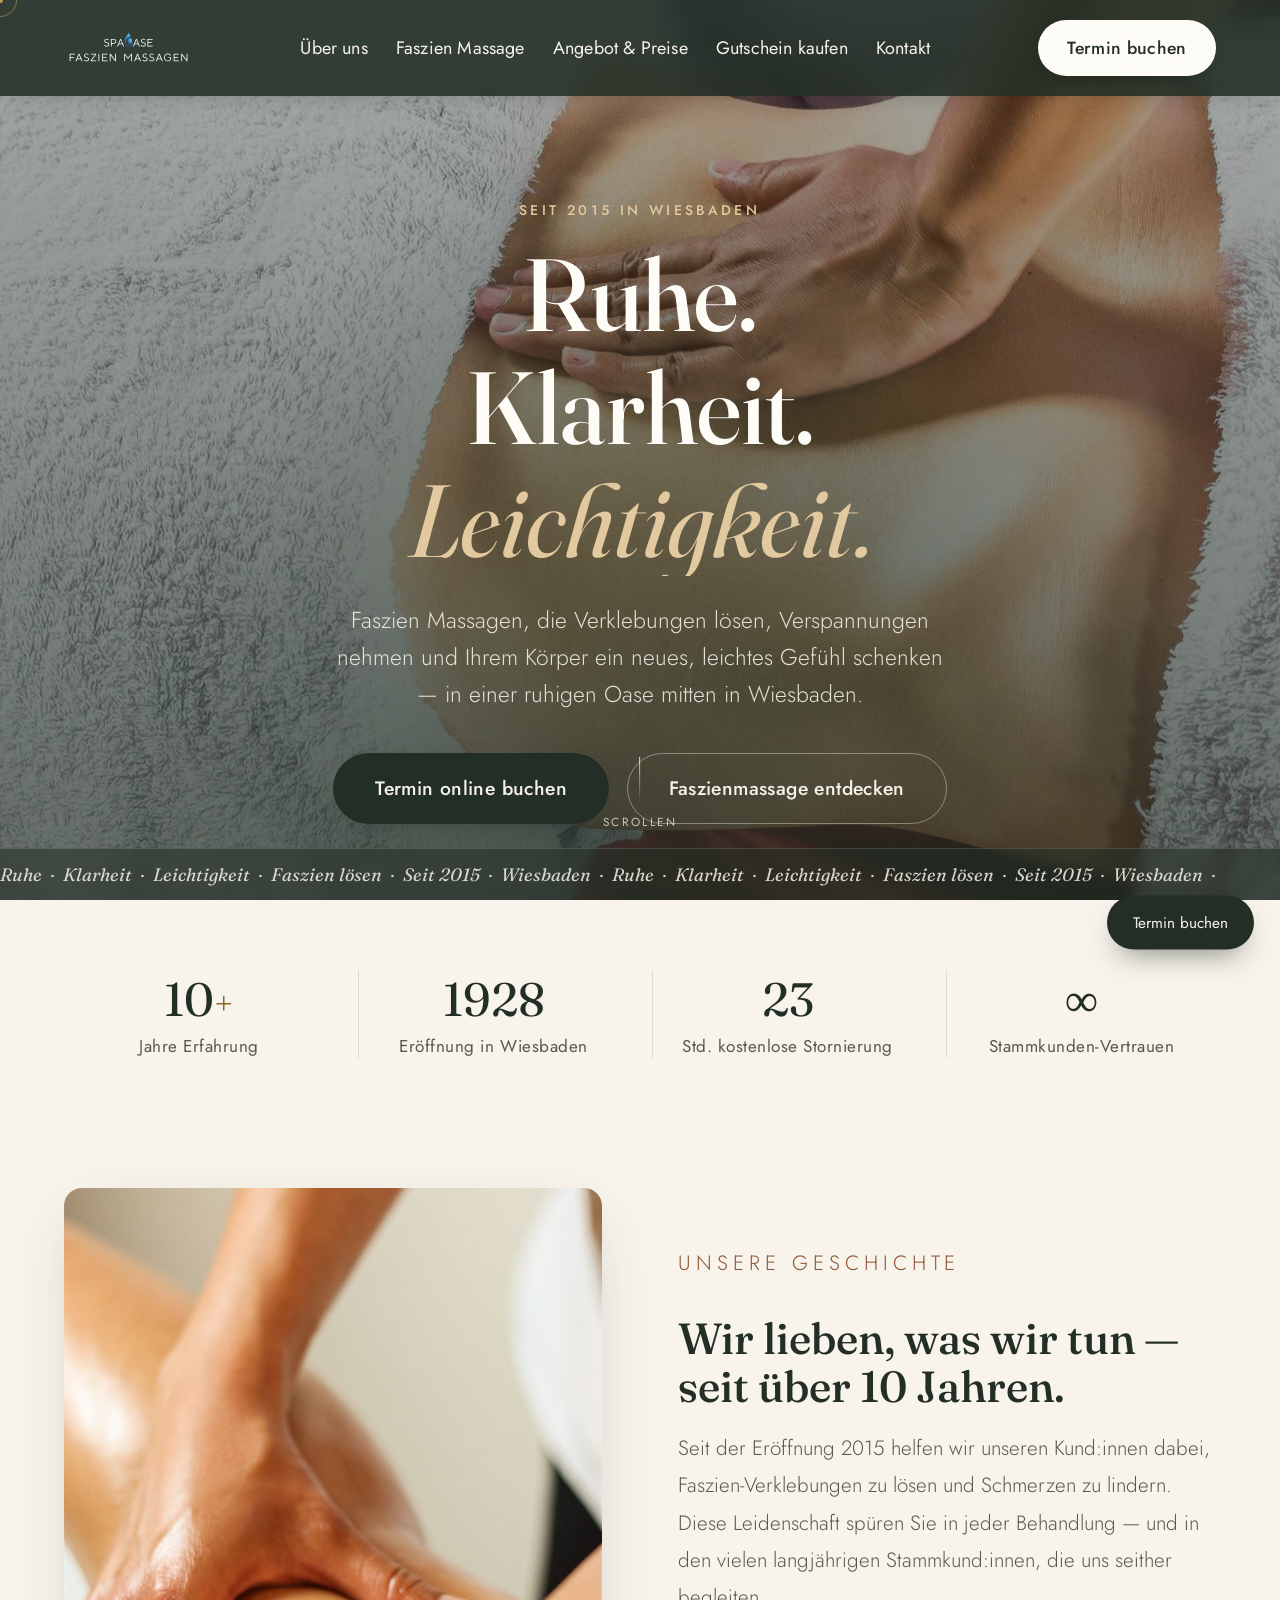
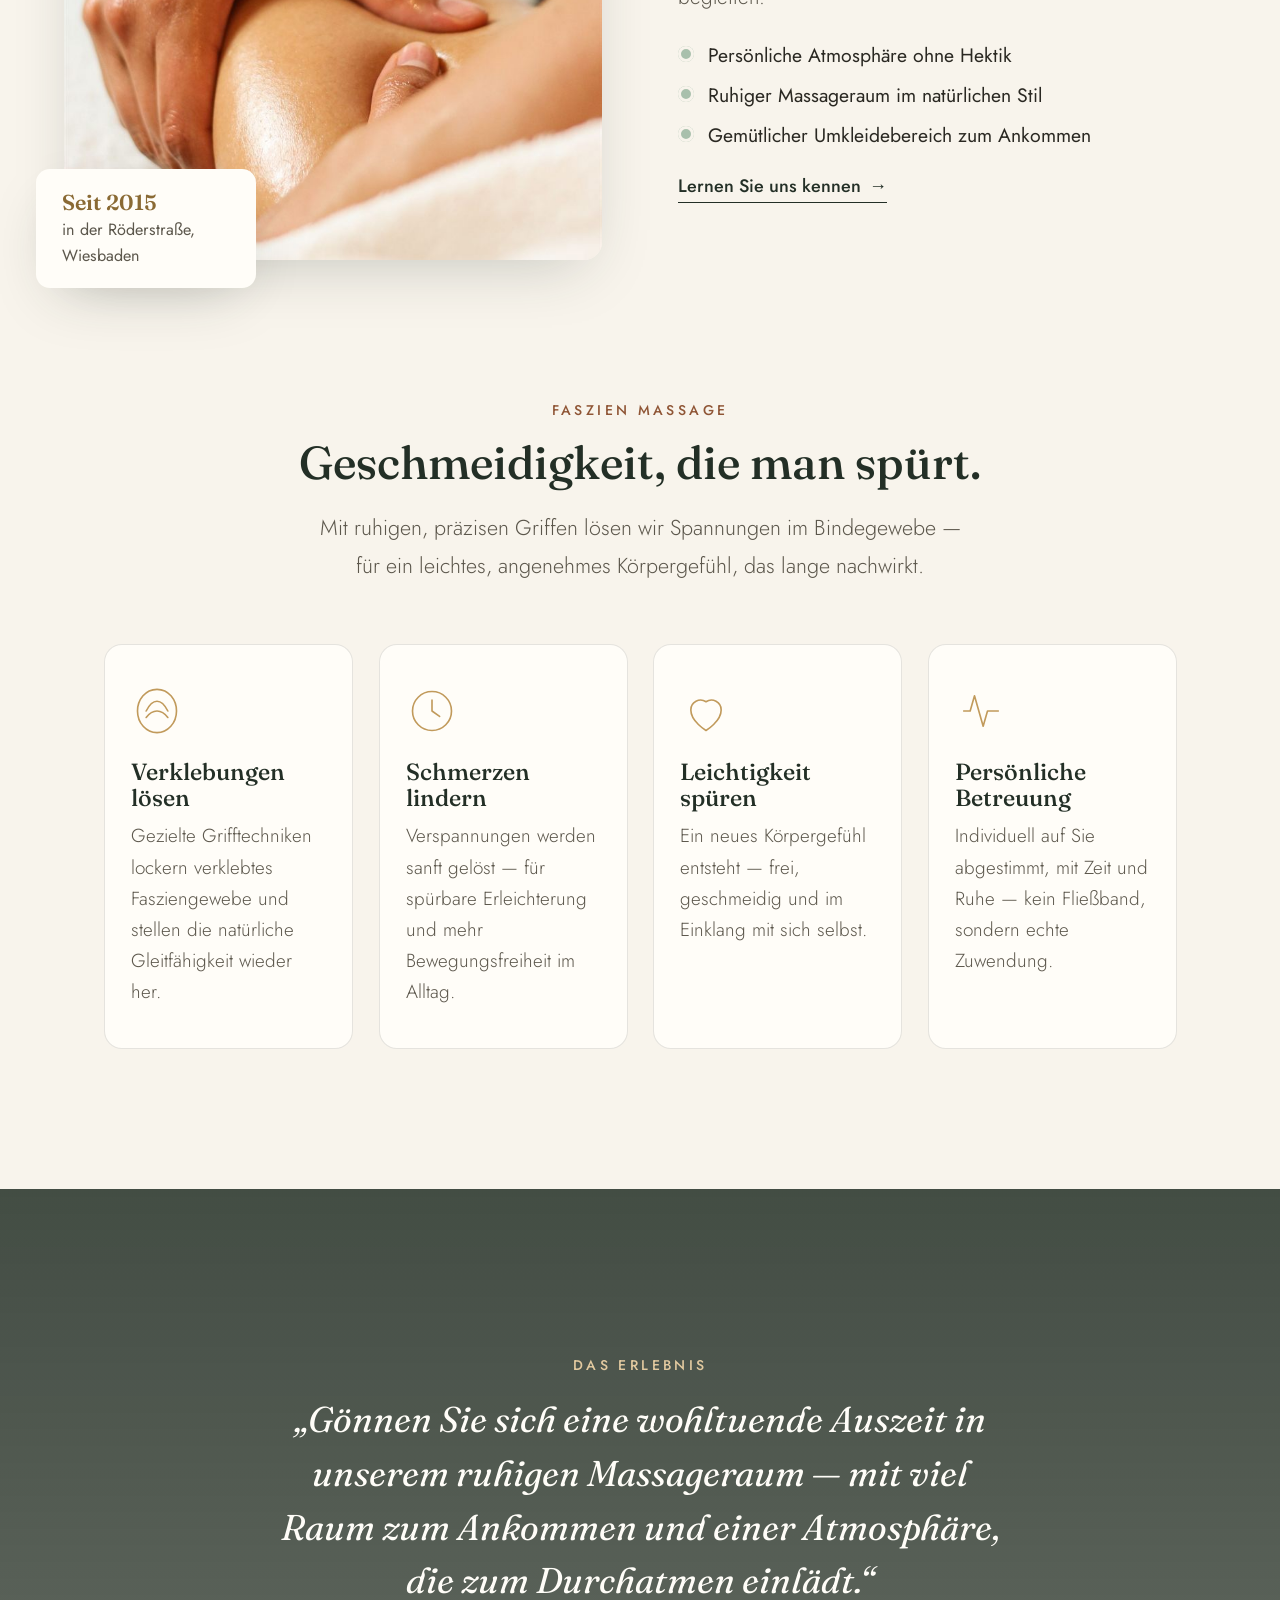
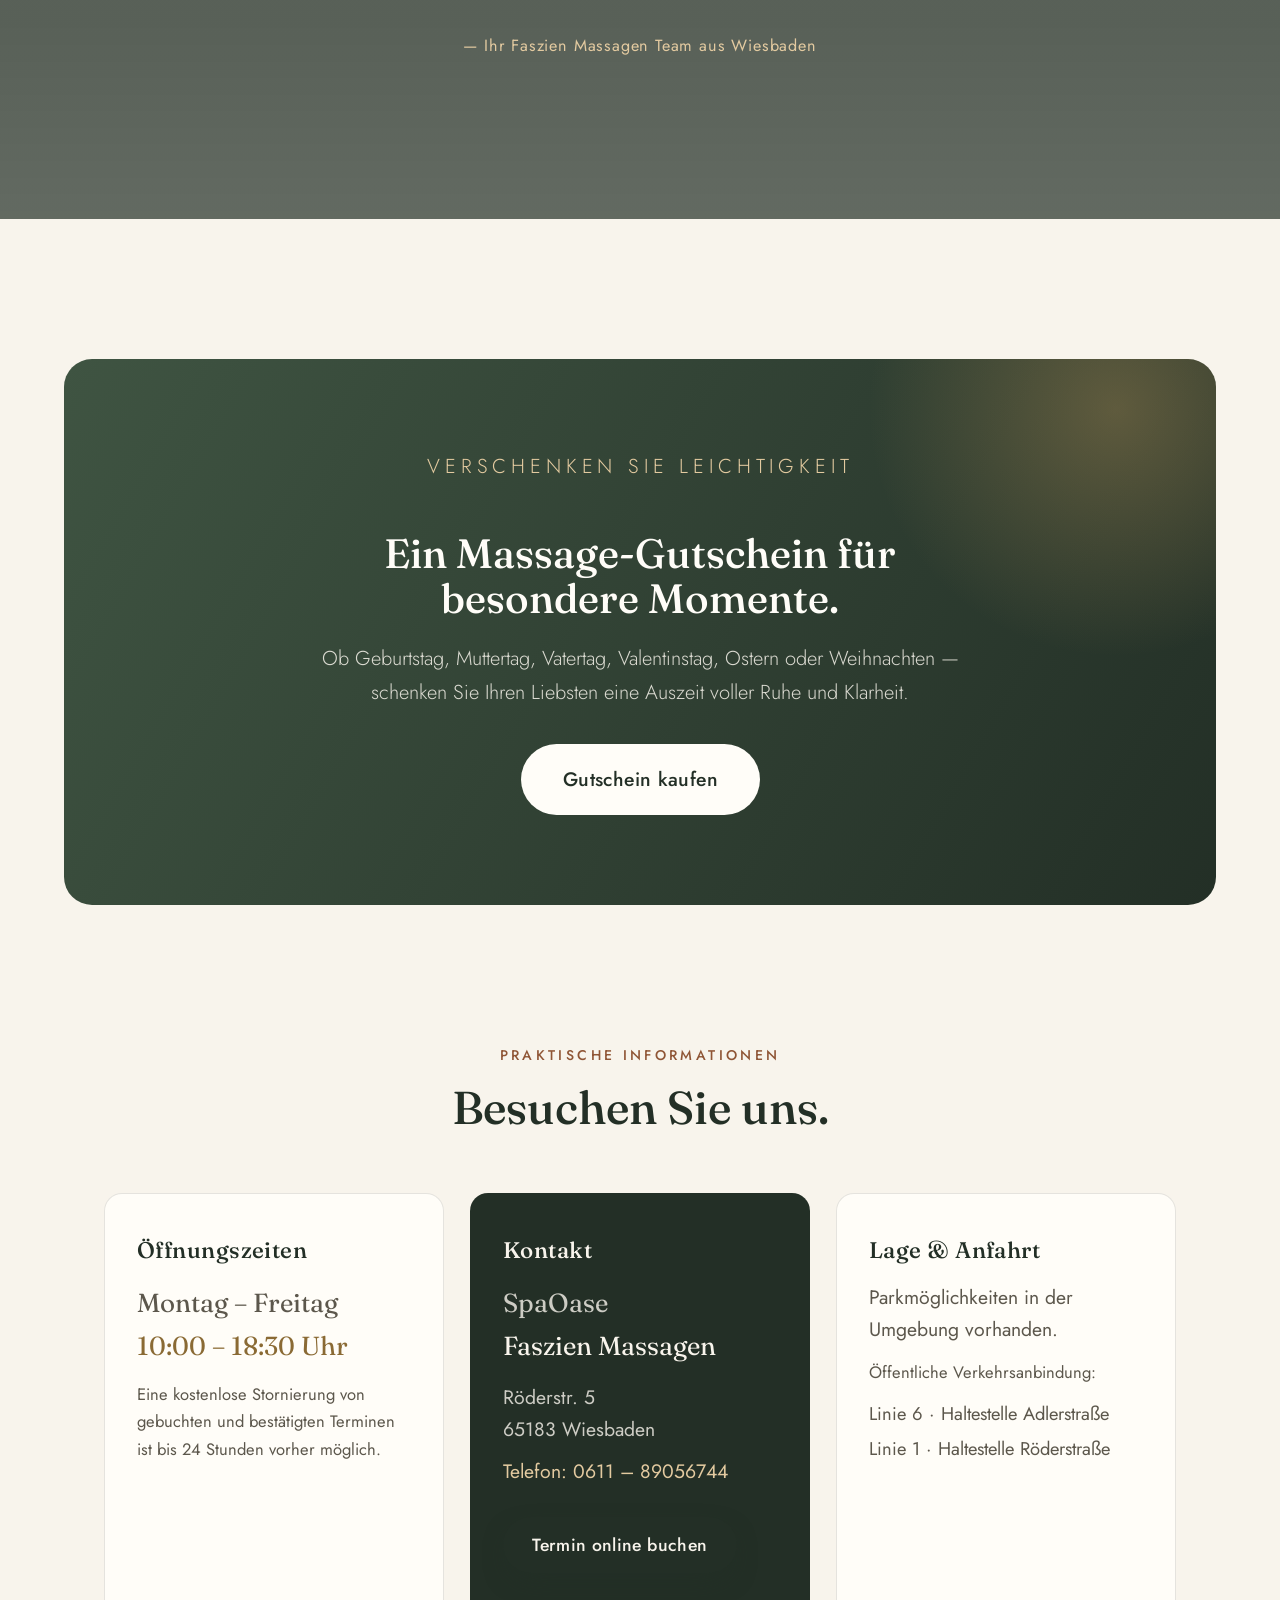
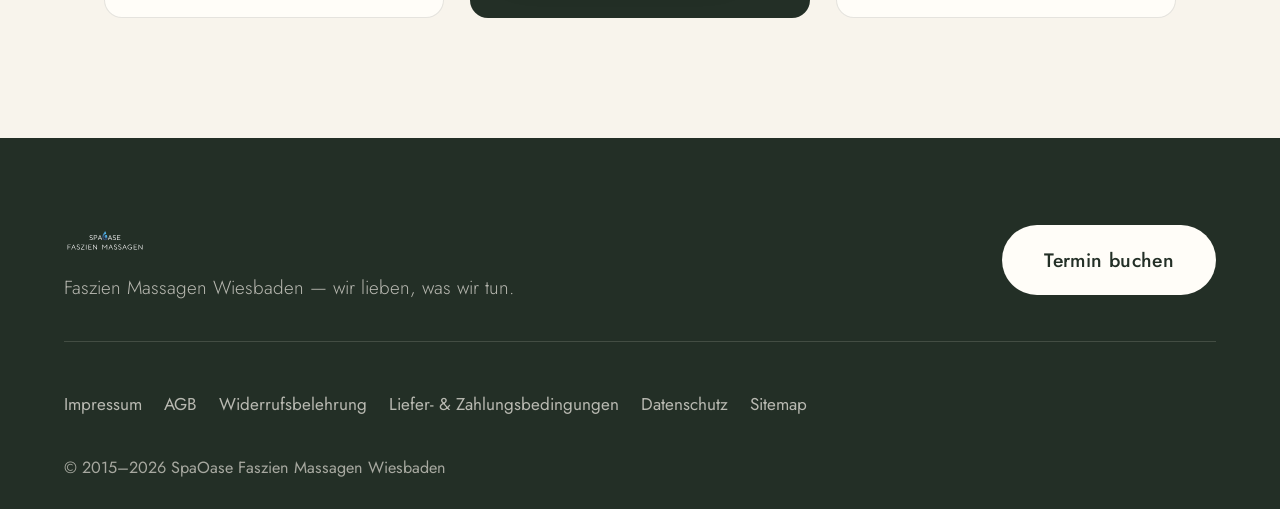
<file: index.html>
<!DOCTYPE html>
<html lang="de">
<head>
<meta charset="UTF-8">
<meta name="viewport" content="width=device-width, initial-scale=1.0">
<title>SpaOase Faszien Massagen Wiesbaden | Ruhe. Klarheit. Leichtigkeit.</title>
<meta name="description" content="Faszien Massagen in Wiesbaden seit 2015. Lösen Sie Verklebungen, lindern Sie Schmerzen und finden Sie neue Leichtigkeit in unserer ruhigen Massage-Oase in der Röderstraße.">
<link rel="icon" type="image/svg+xml" href="favicon.svg">
<link rel="canonical" href="https://haraldhefter.github.io/testsite/">
<meta name="theme-color" content="#232f26">

<meta property="og:type" content="business.business">
<meta property="og:site_name" content="SpaOase Faszien Massagen Wiesbaden">
<meta property="og:title" content="SpaOase Faszien Massagen Wiesbaden | Ruhe. Klarheit. Leichtigkeit.">
<meta property="og:description" content="Faszien Massagen in Wiesbaden seit 2015. Lösen Sie Verklebungen, lindern Sie Schmerzen und finden Sie neue Leichtigkeit in unserer ruhigen Massage-Oase in der Röderstraße.">
<meta property="og:image" content="https://haraldhefter.github.io/testsite/hero-bg.jpg">
<meta property="og:url" content="https://haraldhefter.github.io/testsite/">
<meta property="og:locale" content="de_DE">
<meta name="twitter:card" content="summary_large_image">
<meta name="twitter:title" content="SpaOase Faszien Massagen Wiesbaden">
<meta name="twitter:description" content="Faszien Massagen in Wiesbaden seit 2015 &mdash; Ruhe, Klarheit, Leichtigkeit.">
<meta name="twitter:image" content="https://haraldhefter.github.io/testsite/hero-bg.jpg">

<link rel="stylesheet" href="styles.css">

<script type="application/ld+json">
{
  "@context": "https://schema.org",
  "@type": "HealthAndBeautyBusiness",
  "name": "SpaOase Faszien Massagen Wiesbaden",
  "image": "https://haraldhefter.github.io/testsite/hero-bg.jpg",
  "url": "https://haraldhefter.github.io/testsite/",
  "telephone": "+49-611-89056744",
  "priceRange": "€€",
  "address": {
    "@type": "PostalAddress",
    "streetAddress": "Röderstr. 5",
    "postalCode": "65183",
    "addressLocality": "Wiesbaden",
    "addressCountry": "DE"
  },
  "openingHoursSpecification": {
    "@type": "OpeningHoursSpecification",
    "dayOfWeek": ["Monday", "Tuesday", "Wednesday", "Thursday", "Friday"],
    "opens": "10:00",
    "closes": "18:30"
  },
  "description": "Faszien Massagen in Wiesbaden seit 2015. Lösen Sie Verklebungen, lindern Sie Schmerzen und finden Sie neue Leichtigkeit in unserer ruhigen Massage-Oase in der Röderstraße."
}
</script>
</head>
<body>

<a class="skip-link" href="#main">Zum Inhalt springen</a>

<div class="grain" aria-hidden="true"></div>
<div class="cursor-dot" id="cursorDot" aria-hidden="true"></div>
<div class="cursor-ring" id="cursorRing" aria-hidden="true"></div>

<div class="progress-bar" id="progressBar" aria-hidden="true"></div>

<!-- HEADER -->
<header class="site-header" id="siteHeader">
  <div class="header-inner">
    <a href="#top" class="logo">
      <img src="Logo_color_white@1x.svg" alt="SpaOase Faszien Massagen Wiesbaden" class="header-logo-img">
    </a>
    <nav class="main-nav" id="mainNav" aria-label="Hauptnavigation">
      <a href="#ueber">Über uns</a>
      <a href="#massage">Faszien Massage</a>
      <a href="massage-angebot.html">Angebot &amp; Preise</a>
      <a href="massage-gutschein-kaufen.html">Gutschein kaufen</a>
      <a href="#kontakt">Kontakt</a>
    </nav>
    <a href="https://app.cituro.com/booking/faszien-massagen-wiesbaden" target="_blank" rel="noopener" class="btn btn-primary btn-small nav-cta">Termin buchen</a>
    <button class="burger" id="burger" aria-label="Menü öffnen" aria-expanded="false" aria-controls="mobileNav"><span></span><span></span><span></span></button>
  </div>
</header>

<nav class="mobile-nav" id="mobileNav" aria-label="Mobile Navigation">
  <a href="#ueber">Über uns</a>
  <a href="#massage">Faszien Massage</a>
  <a href="massage-angebot.html">Angebot &amp; Preise</a>
  <a href="massage-gutschein-kaufen.html">Gutschein kaufen</a>
  <a href="#kontakt">Kontakt</a>
  <a href="https://app.cituro.com/booking/faszien-massagen-wiesbaden" target="_blank" rel="noopener" class="btn btn-light">Termin buchen</a>
</nav>

<main id="main">

<!-- HERO -->
<section class="hero" id="top">
  <div class="hero-bg" id="heroBg" aria-hidden="true"></div>
  <div class="hero-veil" aria-hidden="true"></div>
  <div class="hero-content">
    <p class="eyebrow reveal-up">Seit 2015 in Wiesbaden</p>
    <h1 class="hero-title">
      <span class="reveal-line"><span>Ruhe.</span></span>
      <span class="reveal-line"><span>Klarheit.</span></span>
      <span class="reveal-line"><span class="italic">Leichtigkeit.</span></span>
    </h1>
    <p class="hero-text reveal-up delay-1">Faszien Massagen, die Verklebungen lösen, Verspannungen nehmen und Ihrem Körper ein neues, leichtes Gefühl schenken &mdash; in einer ruhigen Oase mitten in Wiesbaden.</p>
    <div class="hero-actions reveal-up delay-2">
      <a href="https://app.cituro.com/booking/faszien-massagen-wiesbaden" target="_blank" rel="noopener" class="btn btn-primary">Termin online buchen</a>
      <a href="#massage" class="btn btn-ghost">Faszienmassage entdecken</a>
    </div>
  </div>
  <div class="hero-scroll">
    <span aria-hidden="true"></span>
    <p>Scrollen</p>
  </div>
  <div class="marquee" aria-hidden="true">
    <div class="marquee-track">
      <span>Ruhe &nbsp;&middot;&nbsp; Klarheit &nbsp;&middot;&nbsp; Leichtigkeit &nbsp;&middot;&nbsp; Faszien lösen &nbsp;&middot;&nbsp; Seit 2015 &nbsp;&middot;&nbsp; Wiesbaden &nbsp;&middot;&nbsp; </span>
      <span>Ruhe &nbsp;&middot;&nbsp; Klarheit &nbsp;&middot;&nbsp; Leichtigkeit &nbsp;&middot;&nbsp; Faszien lösen &nbsp;&middot;&nbsp; Seit 2015 &nbsp;&middot;&nbsp; Wiesbaden &nbsp;&middot;&nbsp; </span>
    </div>
  </div>
</section>

<!-- STATS STRIP -->
<section class="stats-strip">
  <div class="stat reveal-up"><span class="stat-num" data-count="10">0</span><span class="stat-plus">+</span><p>Jahre Erfahrung</p></div>
  <div class="stat reveal-up delay-1"><span class="stat-num" data-count="2015">0</span><p>Eröffnung in Wiesbaden</p></div>
  <div class="stat reveal-up delay-2"><span class="stat-num" data-count="24">0</span><p>Std. kostenlose Stornierung</p></div>
  <div class="stat reveal-up delay-3"><span class="stat-num">&infin;</span><p>Stammkunden-Vertrauen</p></div>
</section>

<!-- ÜBER UNS -->
<section class="about" id="ueber">
  <div class="about-media reveal-scale">
    <div class="media-frame">
      <img src="about-photo.jpg" alt="Wohltuende Faszien Massage in der SpaOase Wiesbaden" width="788" height="1400" loading="lazy" decoding="async">
    </div>
    <div class="media-badge">
      <strong>Seit 2015</strong>
      <span>in der Röderstraße, Wiesbaden</span>
    </div>
  </div>
  <div class="about-text">
    <p class="eyebrow on-light reveal-up">Unsere Geschichte</p>
    <h2 class="reveal-up delay-1">Wir lieben, was wir tun &mdash; seit über 10&nbsp;Jahren.</h2>
    <p class="reveal-up delay-2">Seit der Eröffnung 2015 helfen wir unseren Kund:innen dabei, Faszien-Verklebungen zu lösen und Schmerzen zu lindern. Diese Leidenschaft spüren Sie in jeder Behandlung &mdash; und in den vielen langjährigen Stammkund:innen, die uns seither begleiten.</p>
    <ul class="check-list reveal-up delay-3">
      <li>Persönliche Atmosphäre ohne Hektik</li>
      <li>Ruhiger Massageraum im natürlichen Stil</li>
      <li>Gemütlicher Umkleidebereich zum Ankommen</li>
    </ul>
    <a href="#kontakt" class="link-arrow reveal-up delay-3">Lernen Sie uns kennen <span>&rarr;</span></a>
  </div>
</section>

<!-- FASZIEN MASSAGE -->
<section class="massage" id="massage">
  <p class="eyebrow center on-light reveal-up">Faszien Massage</p>
  <h2 class="section-title center reveal-up delay-1">Geschmeidigkeit, die man spürt.</h2>
  <p class="section-lead center reveal-up delay-2">Mit ruhigen, präzisen Griffen lösen wir Spannungen im Bindegewebe &mdash; für ein leichtes, angenehmes Körpergefühl, das lange nachwirkt.</p>

  <div class="feature-grid">
    <div class="feature-card reveal-up">
      <div class="feature-icon" aria-hidden="true">
        <svg viewBox="0 0 48 48" fill="none"><path d="M24 4C13 4 6 14 6 24c0 11 8 20 18 20s18-9 18-20C42 14 35 4 24 4Z" stroke="currentColor" stroke-width="1.5"/><path d="M14 24c3-6 7-9 10-9s7 3 10 9M14 30c3-4 7-6 10-6s7 2 10 6" stroke="currentColor" stroke-width="1.5" stroke-linecap="round"/></svg>
      </div>
      <h3>Verklebungen lösen</h3>
      <p>Gezielte Grifftechniken lockern verklebtes Fasziengewebe und stellen die natürliche Gleitfähigkeit wieder her.</p>
    </div>
    <div class="feature-card reveal-up delay-1">
      <div class="feature-icon" aria-hidden="true">
        <svg viewBox="0 0 48 48" fill="none"><circle cx="24" cy="24" r="18" stroke="currentColor" stroke-width="1.5"/><path d="M24 14v10l7 5" stroke="currentColor" stroke-width="1.5" stroke-linecap="round" stroke-linejoin="round"/></svg>
      </div>
      <h3>Schmerzen lindern</h3>
      <p>Verspannungen werden sanft gelöst &mdash; für spürbare Erleichterung und mehr Bewegungsfreiheit im Alltag.</p>
    </div>
    <div class="feature-card reveal-up delay-2">
      <div class="feature-icon" aria-hidden="true">
        <svg viewBox="0 0 48 48" fill="none"><path d="M24 42s-14-8.5-14-19a9 9 0 0 1 14-7.5A9 9 0 0 1 38 23c0 10.5-14 19-14 19Z" stroke="currentColor" stroke-width="1.5" stroke-linejoin="round"/></svg>
      </div>
      <h3>Leichtigkeit spüren</h3>
      <p>Ein neues Körpergefühl entsteht &mdash; frei, geschmeidig und im Einklang mit sich selbst.</p>
    </div>
    <div class="feature-card reveal-up delay-3">
      <div class="feature-icon" aria-hidden="true">
        <svg viewBox="0 0 48 48" fill="none"><path d="M8 24h6l4-14 8 28 4-14h10" stroke="currentColor" stroke-width="1.5" stroke-linecap="round" stroke-linejoin="round"/></svg>
      </div>
      <h3>Persönliche Betreuung</h3>
      <p>Individuell auf Sie abgestimmt, mit Zeit und Ruhe &mdash; kein Fließband, sondern echte Zuwendung.</p>
    </div>
  </div>
</section>

<!-- ERLEBNIS / AMBIENTE (dark parallax) -->
<section class="ambience" id="erlebnis">
  <div class="ambience-bg" id="ambienceBg" aria-hidden="true"></div>
  <div class="ambience-veil" aria-hidden="true"></div>
  <div class="ambience-content">
    <p class="eyebrow light reveal-up">Das Erlebnis</p>
    <blockquote class="reveal-up delay-1">
      &bdquo;Gönnen Sie sich eine wohltuende Auszeit in unserem ruhigen Massageraum &mdash; mit viel Raum zum Ankommen und einer Atmosphäre, die zum Durchatmen einlädt.&ldquo;
    </blockquote>
    <p class="ambience-sign reveal-up delay-2">&mdash; Ihr Faszien Massagen Team aus Wiesbaden</p>
  </div>
</section>

<!-- GUTSCHEIN CTA -->
<section class="gift" id="gutschein">
  <div class="gift-inner reveal-scale">
    <div class="gift-text">
      <p class="eyebrow reveal-up">Verschenken Sie Leichtigkeit</p>
      <h2 class="reveal-up delay-1">Ein Massage-Gutschein für besondere Momente.</h2>
      <p class="reveal-up delay-2">Ob Geburtstag, Muttertag, Vatertag, Valentinstag, Ostern oder Weihnachten &mdash; schenken Sie Ihren Liebsten eine Auszeit voller Ruhe und Klarheit.</p>
      <a href="massage-gutschein-kaufen.html" class="btn btn-light reveal-up delay-3">Gutschein kaufen</a>
    </div>
  </div>
</section>

<!-- INFO / KONTAKT -->
<section class="info" id="kontakt">
  <p class="eyebrow center on-light reveal-up">Praktische Informationen</p>
  <h2 class="section-title center reveal-up delay-1">Besuchen Sie uns.</h2>

  <div class="info-grid">
    <div class="info-card reveal-up">
      <h3>Öffnungszeiten</h3>
      <p class="big">Montag &ndash; Freitag<br><span>10:00 &ndash; 18:30 Uhr</span></p>
      <p class="fine">Eine kostenlose Stornierung von gebuchten und bestätigten Terminen ist bis 24 Stunden vorher möglich.</p>
    </div>
    <div class="info-card featured reveal-up delay-1">
      <h3>Kontakt</h3>
      <p class="big">SpaOase<br><span>Faszien Massagen</span></p>
      <p>Röderstr. 5<br>65183 Wiesbaden</p>
      <p><a href="tel:061189056744">Telefon: 0611&nbsp;&ndash;&nbsp;89056744</a></p>
      <a href="https://app.cituro.com/booking/faszien-massagen-wiesbaden" target="_blank" rel="noopener" class="btn btn-primary btn-small">Termin online buchen</a>
    </div>
    <div class="info-card reveal-up delay-2">
      <h3>Lage &amp; Anfahrt</h3>
      <p>Parkmöglichkeiten in der Umgebung vorhanden.</p>
      <p class="fine">Öffentliche Verkehrsanbindung:</p>
      <ul class="plain-list">
        <li>Linie 6 &middot; Haltestelle Adlerstraße</li>
        <li>Linie 1 &middot; Haltestelle Röderstraße</li>
      </ul>
    </div>
  </div>
</section>

</main>

<!-- FOOTER -->
<footer class="site-footer">
  <div class="footer-top">
    <div class="footer-brand">
      <img src="Logo_color_white@1x.svg" alt="SpaOase Faszien Massagen Wiesbaden" class="footer-logo-img">
      <p>Faszien Massagen Wiesbaden &mdash; wir lieben, was wir tun.</p>
    </div>
    <a href="https://app.cituro.com/booking/faszien-massagen-wiesbaden" target="_blank" rel="noopener" class="btn btn-light">Termin buchen</a>
  </div>
  <nav class="footer-links" aria-label="Rechtliches">
    <a href="impressum.html">Impressum</a>
    <a href="agb.html">AGB</a>
    <a href="widerruf.html">Widerrufsbelehrung</a>
    <a href="versand.html">Liefer- &amp; Zahlungsbedingungen</a>
    <a href="datenschutz.html">Datenschutz</a>
    <a href="/sitemap/">Sitemap</a>
  </nav>
  <p class="footer-copy">&copy; 2015&ndash;<span id="year"></span> SpaOase Faszien Massagen Wiesbaden</p>
</footer>

<a href="https://app.cituro.com/booking/faszien-massagen-wiesbaden" target="_blank" rel="noopener" class="float-cta">Termin buchen</a>

<script src="script.js"></script>
</body>
</html>
</file>
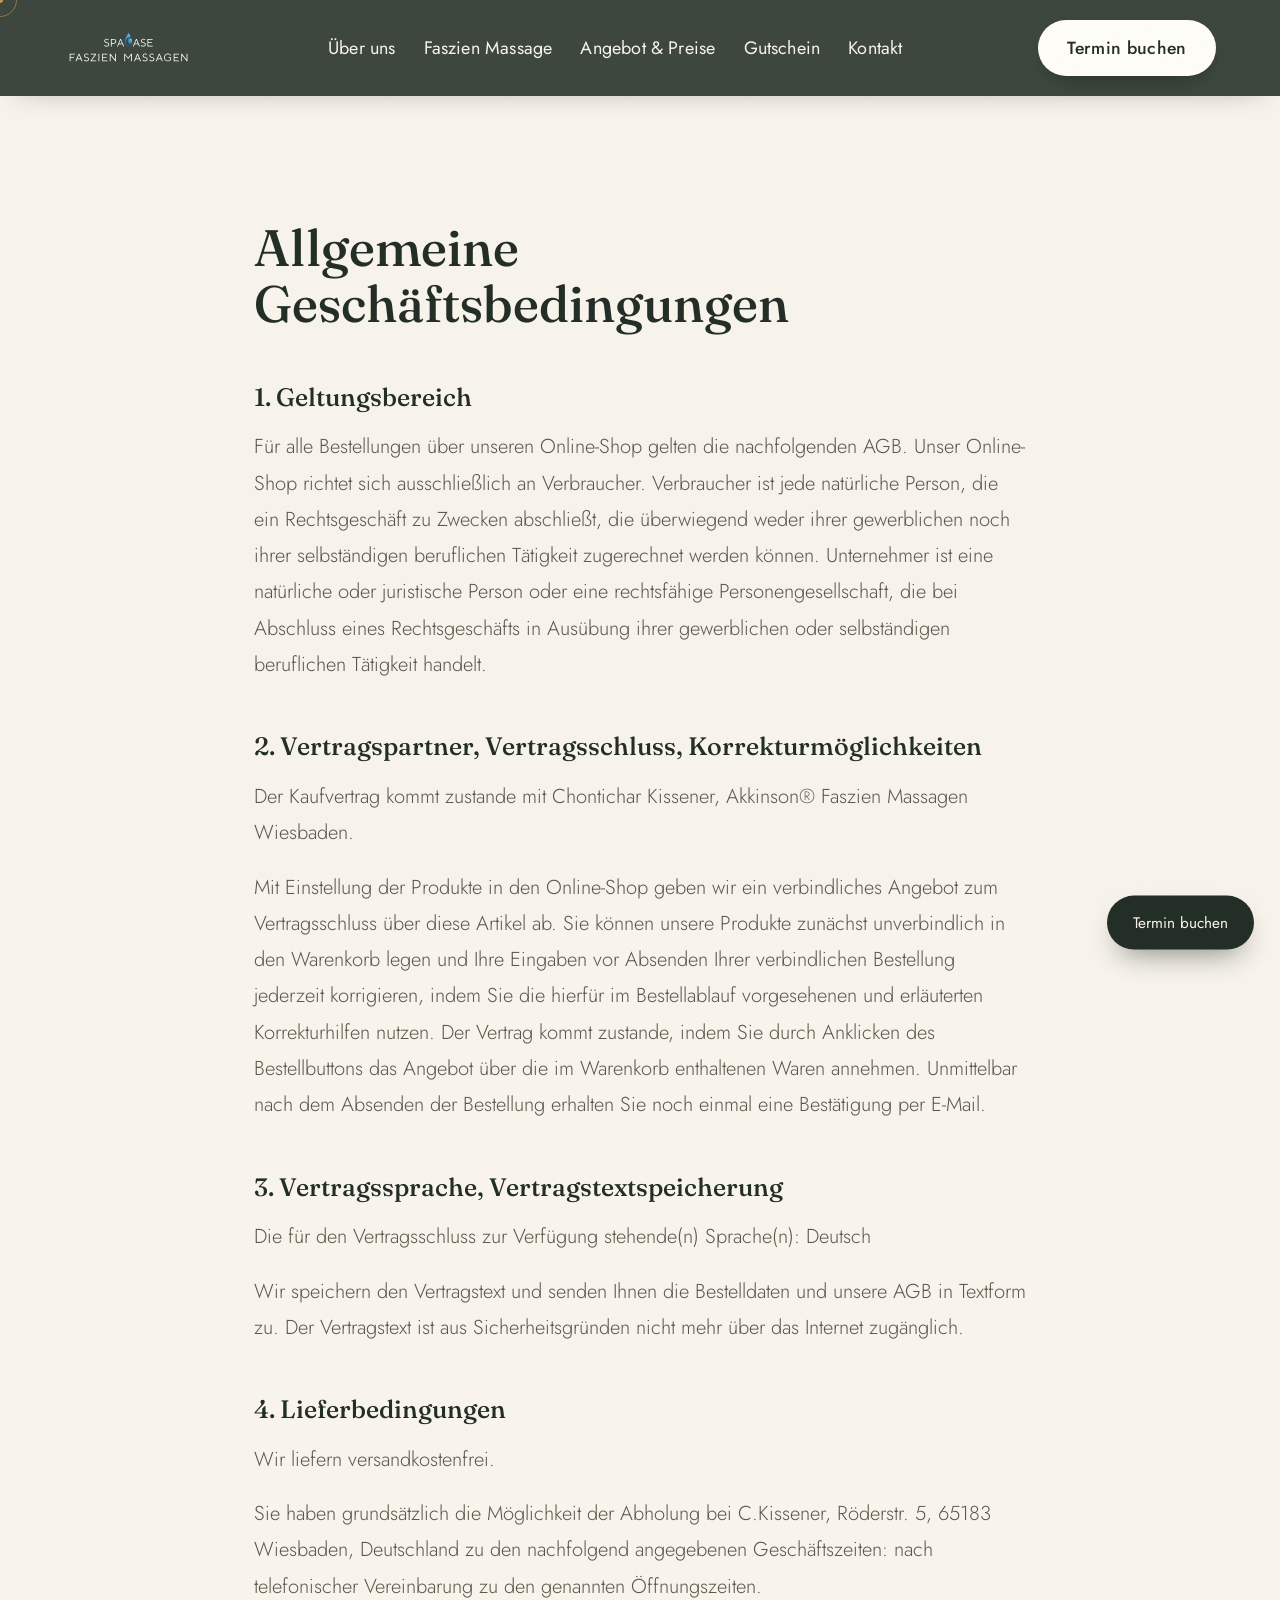
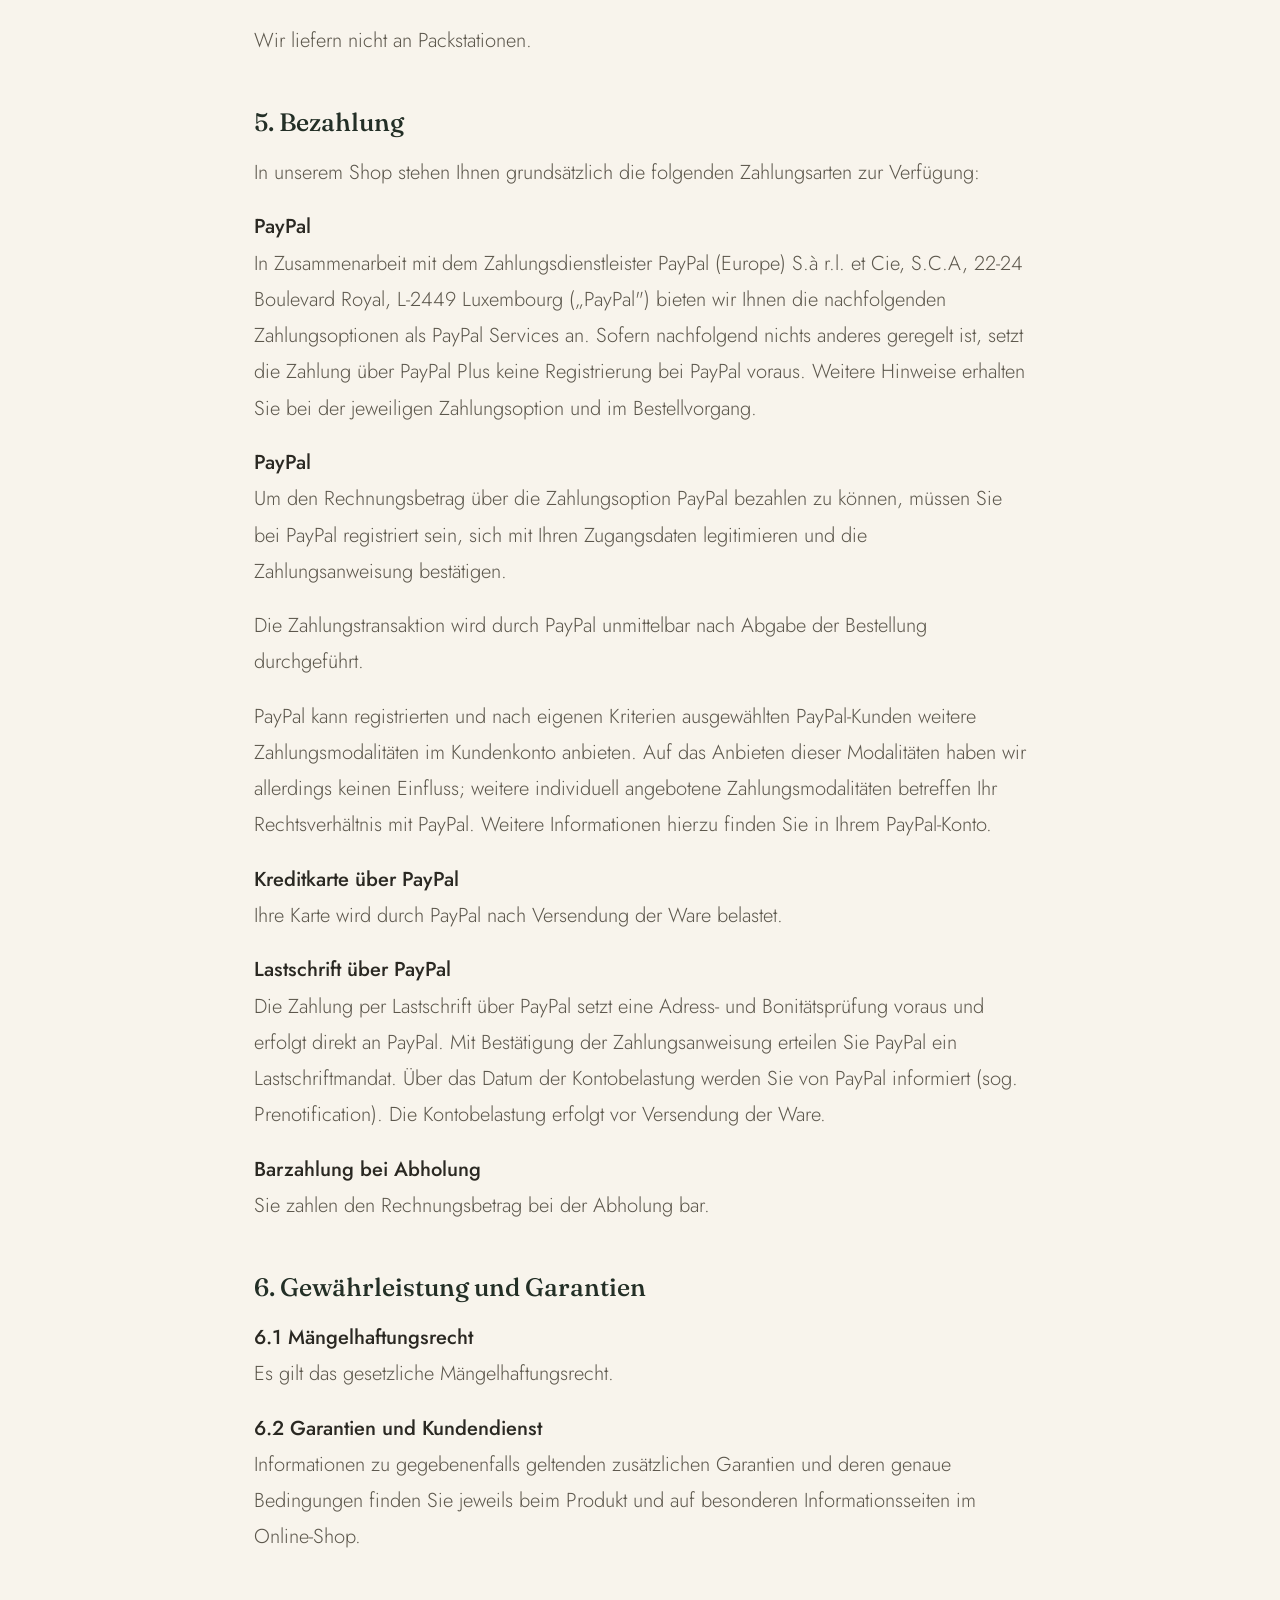
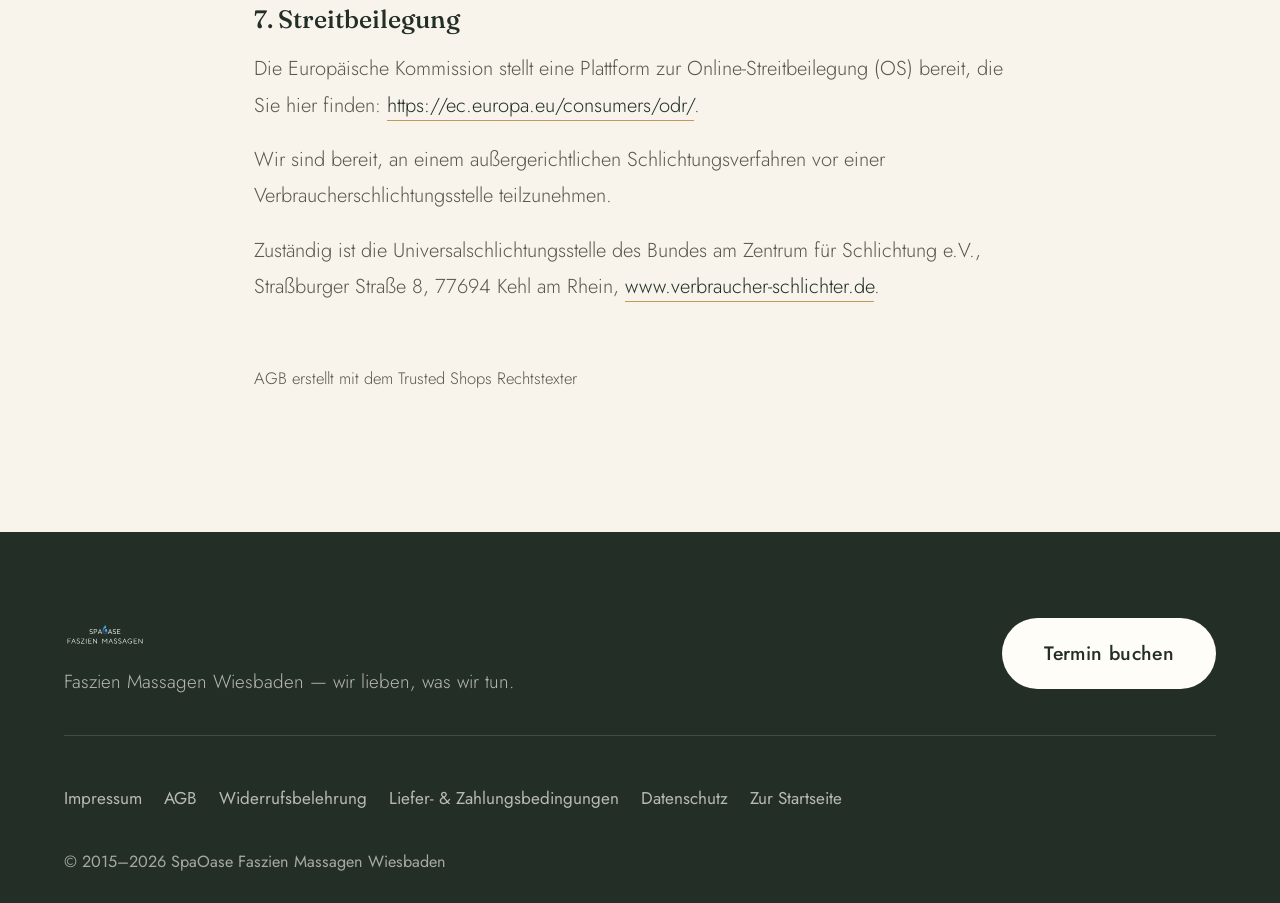
<file: agb.html>
<!DOCTYPE html>
<html lang="de">
<head>
<meta charset="UTF-8">
<meta name="viewport" content="width=device-width, initial-scale=1.0">
<title>AGB | SpaOase Faszien Massagen Wiesbaden</title>
<meta name="robots" content="noindex">
<link rel="icon" type="image/svg+xml" href="favicon.svg">
<link rel="canonical" href="https://haraldhefter.github.io/testsite/agb.html">
<meta name="theme-color" content="#232f26">
<link rel="stylesheet" href="styles.css">
<style>
  .legal{ max-width:820px; margin:0 auto; padding:220px 24px 120px; }
  .legal h1{ font-size:clamp(2.2rem,4vw,3rem); margin-bottom:40px; }
  .legal h2{ font-size:1.4rem; margin:50px 0 18px; color:var(--sage-900); }
  .legal p{ color:var(--ink-soft); line-height:1.8; margin-bottom:18px; font-weight:300; font-size:1.12rem; }
  .legal p strong{ color:var(--ink); font-weight:500; }
  .legal a{ color:var(--sage-900); border-bottom:1px solid var(--gold); }
  .legal a:hover{ color:var(--gold-text); }
  .legal .fine{ font-size:.92rem; color:var(--ink-soft); margin-top:60px; }
</style>
</head>
<body>

<a class="skip-link" href="#main">Zum Inhalt springen</a>

<div class="grain" aria-hidden="true"></div>
<div class="cursor-dot" id="cursorDot" aria-hidden="true"></div>
<div class="cursor-ring" id="cursorRing" aria-hidden="true"></div>
<div class="progress-bar" id="progressBar" aria-hidden="true"></div>

<header class="site-header" id="siteHeader">
  <div class="header-inner">
    <a href="index.html" class="logo">
      <img src="Logo_color_white@1x.svg" alt="SpaOase Faszien Massagen Wiesbaden" class="header-logo-img">
    </a>
    <nav class="main-nav" id="mainNav" aria-label="Hauptnavigation">
      <a href="index.html#ueber">Über uns</a>
      <a href="index.html#massage">Faszien Massage</a>
      <a href="massage-angebot.html">Angebot &amp; Preise</a>
      <a href="index.html#gutschein">Gutschein</a>
      <a href="index.html#kontakt">Kontakt</a>
    </nav>
    <a href="https://app.cituro.com/booking/faszien-massagen-wiesbaden" target="_blank" rel="noopener" class="btn btn-primary btn-small nav-cta">Termin buchen</a>
    <button class="burger" id="burger" aria-label="Menü öffnen" aria-expanded="false" aria-controls="mobileNav"><span></span><span></span><span></span></button>
  </div>
</header>

<nav class="mobile-nav" id="mobileNav" aria-label="Mobile Navigation">
  <a href="index.html#ueber">Über uns</a>
  <a href="index.html#massage">Faszien Massage</a>
  <a href="massage-angebot.html">Angebot &amp; Preise</a>
  <a href="index.html#gutschein">Gutschein</a>
  <a href="index.html#kontakt">Kontakt</a>
  <a href="https://app.cituro.com/booking/faszien-massagen-wiesbaden" target="_blank" rel="noopener" class="btn btn-light">Termin buchen</a>
</nav>

<main class="legal" id="main">
  <h1>Allgemeine Geschäftsbedingungen</h1>

  <h2>1. Geltungsbereich</h2>
  <p>Für alle Bestellungen über unseren Online-Shop gelten die nachfolgenden AGB. Unser Online-Shop richtet sich ausschließlich an Verbraucher. Verbraucher ist jede natürliche Person, die ein Rechtsgeschäft zu Zwecken abschließt, die überwiegend weder ihrer gewerblichen noch ihrer selbständigen beruflichen Tätigkeit zugerechnet werden können. Unternehmer ist eine natürliche oder juristische Person oder eine rechtsfähige Personengesellschaft, die bei Abschluss eines Rechtsgeschäfts in Ausübung ihrer gewerblichen oder selbständigen beruflichen Tätigkeit handelt.</p>

  <h2>2. Vertragspartner, Vertragsschluss, Korrekturmöglichkeiten</h2>
  <p>Der Kaufvertrag kommt zustande mit Chontichar Kissener, Akkinson® Faszien Massagen Wiesbaden.</p>
  <p>Mit Einstellung der Produkte in den Online-Shop geben wir ein verbindliches Angebot zum Vertragsschluss über diese Artikel ab. Sie können unsere Produkte zunächst unverbindlich in den Warenkorb legen und Ihre Eingaben vor Absenden Ihrer verbindlichen Bestellung jederzeit korrigieren, indem Sie die hierfür im Bestellablauf vorgesehenen und erläuterten Korrekturhilfen nutzen. Der Vertrag kommt zustande, indem Sie durch Anklicken des Bestellbuttons das Angebot über die im Warenkorb enthaltenen Waren annehmen. Unmittelbar nach dem Absenden der Bestellung erhalten Sie noch einmal eine Bestätigung per E-Mail.</p>

  <h2>3. Vertragssprache, Vertragstextspeicherung</h2>
  <p>Die für den Vertragsschluss zur Verfügung stehende(n) Sprache(n): Deutsch</p>
  <p>Wir speichern den Vertragstext und senden Ihnen die Bestelldaten und unsere AGB in Textform zu. Der Vertragstext ist aus Sicherheitsgründen nicht mehr über das Internet zugänglich.</p>

  <h2>4. Lieferbedingungen</h2>
  <p>Wir liefern versandkostenfrei.</p>
  <p>Sie haben grundsätzlich die Möglichkeit der Abholung bei C.Kissener, Röderstr. 5, 65183 Wiesbaden, Deutschland zu den nachfolgend angegebenen Geschäftszeiten: nach telefonischer Vereinbarung zu den genannten Öffnungszeiten.</p>
  <p>Wir liefern nicht an Packstationen.</p>

  <h2>5. Bezahlung</h2>
  <p>In unserem Shop stehen Ihnen grundsätzlich die folgenden Zahlungsarten zur Verfügung:</p>
  <p><strong>PayPal</strong><br>In Zusammenarbeit mit dem Zahlungsdienstleister PayPal (Europe) S.à r.l. et Cie, S.C.A, 22-24 Boulevard Royal, L-2449 Luxembourg („PayPal") bieten wir Ihnen die nachfolgenden Zahlungsoptionen als PayPal Services an. Sofern nachfolgend nichts anderes geregelt ist, setzt die Zahlung über PayPal Plus keine Registrierung bei PayPal voraus. Weitere Hinweise erhalten Sie bei der jeweiligen Zahlungsoption und im Bestellvorgang.</p>
  <p><strong>PayPal</strong><br>Um den Rechnungsbetrag über die Zahlungsoption PayPal bezahlen zu können, müssen Sie bei PayPal registriert sein, sich mit Ihren Zugangsdaten legitimieren und die Zahlungsanweisung bestätigen.</p>
  <p>Die Zahlungstransaktion wird durch PayPal unmittelbar nach Abgabe der Bestellung durchgeführt.</p>
  <p>PayPal kann registrierten und nach eigenen Kriterien ausgewählten PayPal-Kunden weitere Zahlungsmodalitäten im Kundenkonto anbieten. Auf das Anbieten dieser Modalitäten haben wir allerdings keinen Einfluss; weitere individuell angebotene Zahlungsmodalitäten betreffen Ihr Rechtsverhältnis mit PayPal. Weitere Informationen hierzu finden Sie in Ihrem PayPal-Konto.</p>
  <p><strong>Kreditkarte über PayPal</strong><br>Ihre Karte wird durch PayPal nach Versendung der Ware belastet.</p>
  <p><strong>Lastschrift über PayPal</strong><br>Die Zahlung per Lastschrift über PayPal setzt eine Adress- und Bonitätsprüfung voraus und erfolgt direkt an PayPal. Mit Bestätigung der Zahlungsanweisung erteilen Sie PayPal ein Lastschriftmandat. Über das Datum der Kontobelastung werden Sie von PayPal informiert (sog. Prenotification). Die Kontobelastung erfolgt vor Versendung der Ware.</p>
  <p><strong>Barzahlung bei Abholung</strong><br>Sie zahlen den Rechnungsbetrag bei der Abholung bar.</p>

  <h2>6. Gewährleistung und Garantien</h2>
  <p><strong>6.1 Mängelhaftungsrecht</strong><br>Es gilt das gesetzliche Mängelhaftungsrecht.</p>
  <p><strong>6.2 Garantien und Kundendienst</strong><br>Informationen zu gegebenenfalls geltenden zusätzlichen Garantien und deren genaue Bedingungen finden Sie jeweils beim Produkt und auf besonderen Informationsseiten im Online-Shop.</p>

  <h2>7. Streitbeilegung</h2>
  <p>Die Europäische Kommission stellt eine Plattform zur Online-Streitbeilegung (OS) bereit, die Sie hier finden: <a href="https://ec.europa.eu/consumers/odr/" target="_blank" rel="noopener">https://ec.europa.eu/consumers/odr/</a>.</p>
  <p>Wir sind bereit, an einem außergerichtlichen Schlichtungsverfahren vor einer Verbraucherschlichtungsstelle teilzunehmen.</p>
  <p>Zuständig ist die Universalschlichtungsstelle des Bundes am Zentrum für Schlichtung e.V., Straßburger Straße 8, 77694 Kehl am Rhein, <a href="https://www.verbraucher-schlichter.de" target="_blank" rel="noopener">www.verbraucher-schlichter.de</a>.</p>

  <p class="fine">AGB erstellt mit dem Trusted Shops Rechtstexter</p>
</main>

<footer class="site-footer">
  <div class="footer-top">
    <div class="footer-brand">
      <img src="Logo_color_white@1x.svg" alt="SpaOase Faszien Massagen Wiesbaden" class="footer-logo-img">
      <p>Faszien Massagen Wiesbaden &mdash; wir lieben, was wir tun.</p>
    </div>
    <a href="https://app.cituro.com/booking/faszien-massagen-wiesbaden" target="_blank" rel="noopener" class="btn btn-light">Termin buchen</a>
  </div>
  <nav class="footer-links" aria-label="Rechtliches">
    <a href="impressum.html">Impressum</a>
    <a href="agb.html">AGB</a>
    <a href="widerruf.html">Widerrufsbelehrung</a>
    <a href="versand.html">Liefer- &amp; Zahlungsbedingungen</a>
    <a href="datenschutz.html">Datenschutz</a>
    <a href="index.html">Zur Startseite</a>
  </nav>
  <p class="footer-copy">&copy; 2015&ndash;<span id="year"></span> SpaOase Faszien Massagen Wiesbaden</p>
</footer>

<a href="https://app.cituro.com/booking/faszien-massagen-wiesbaden" target="_blank" rel="noopener" class="float-cta">Termin buchen</a>

<script src="script.js"></script>
</body>
</html>
</file>
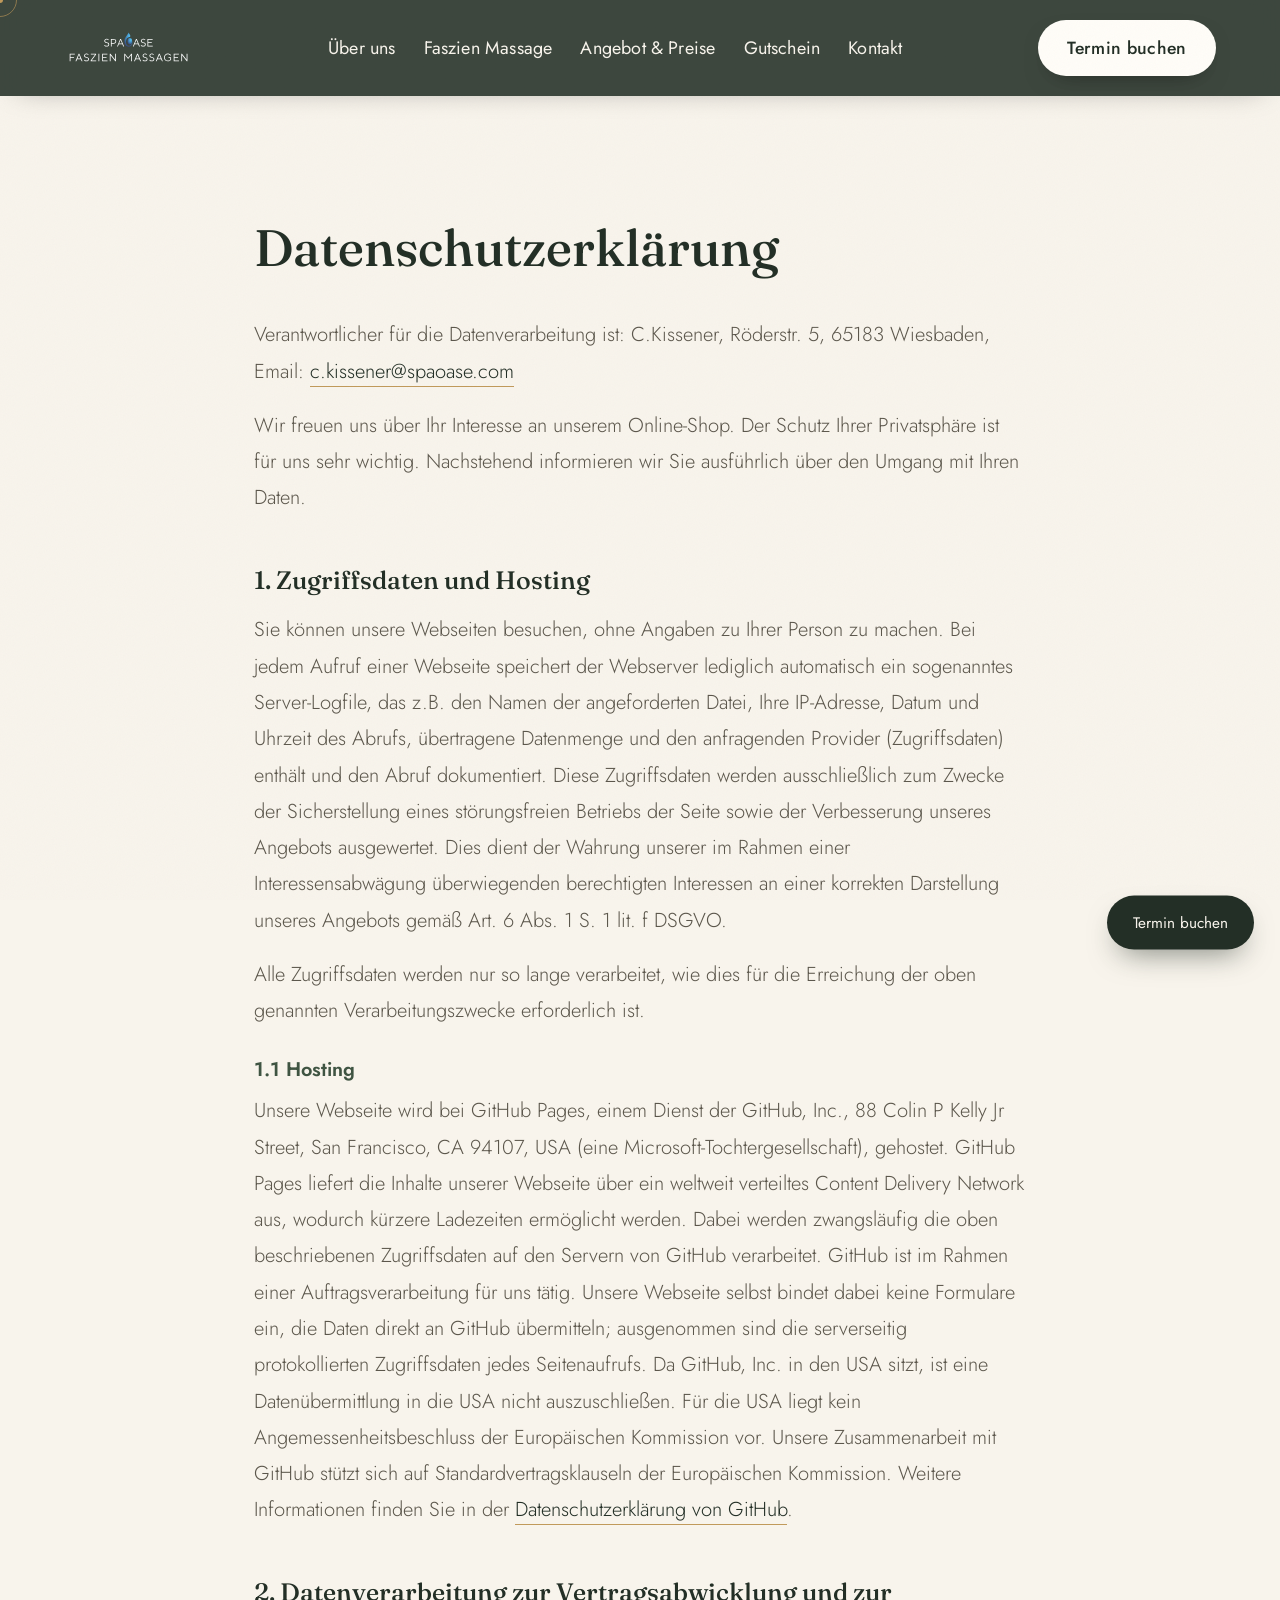
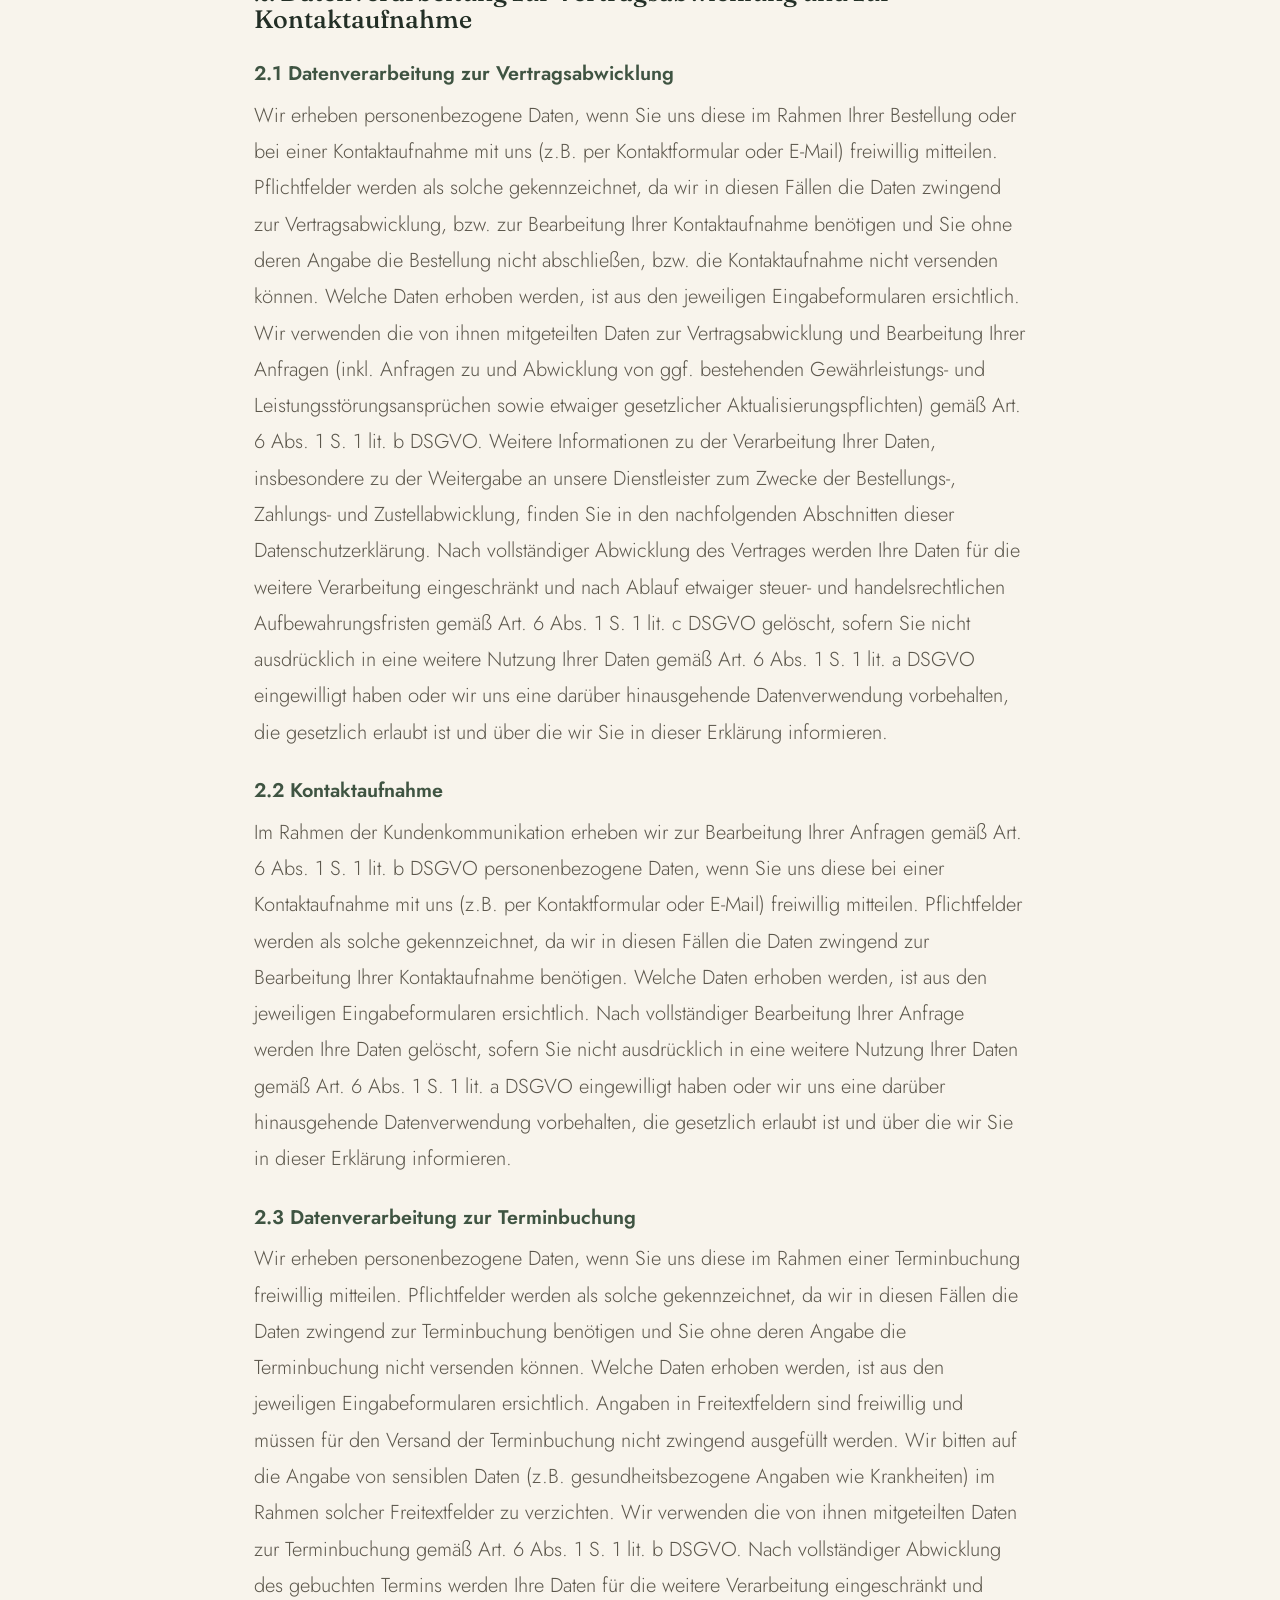
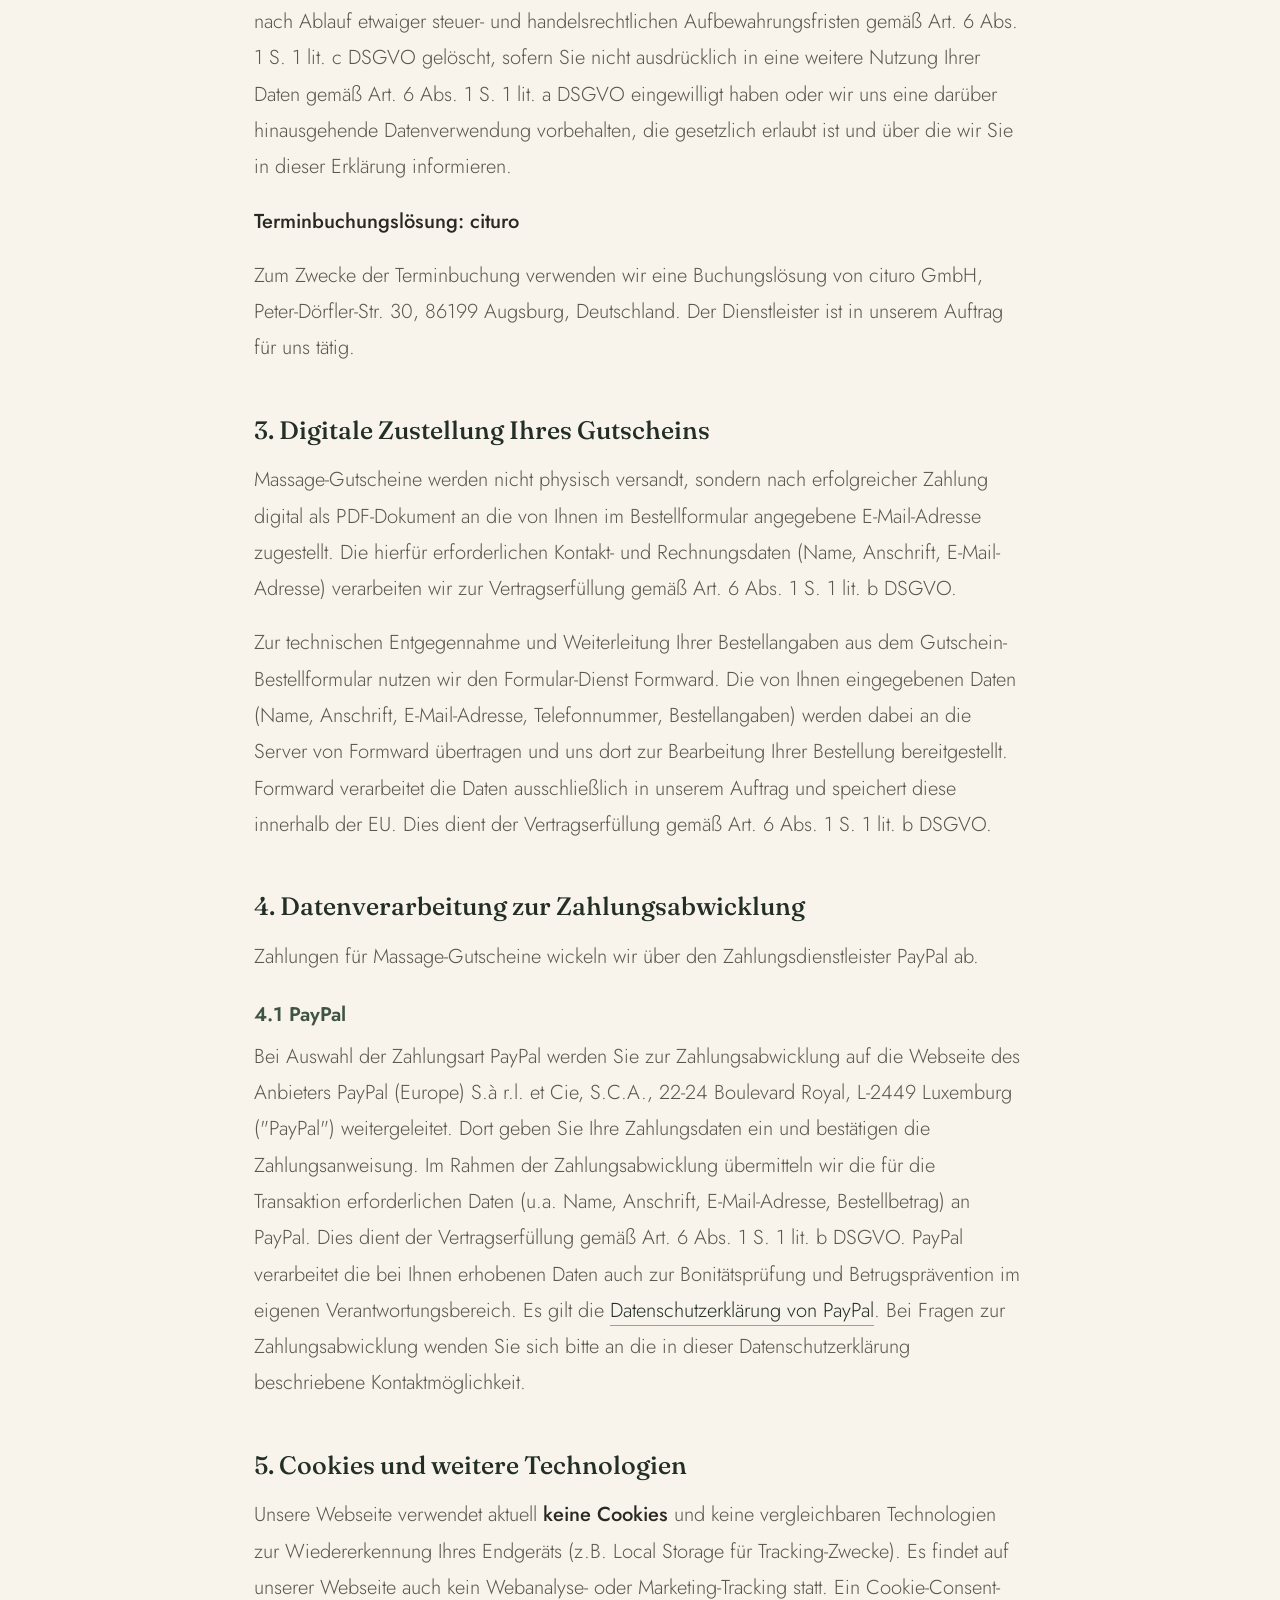
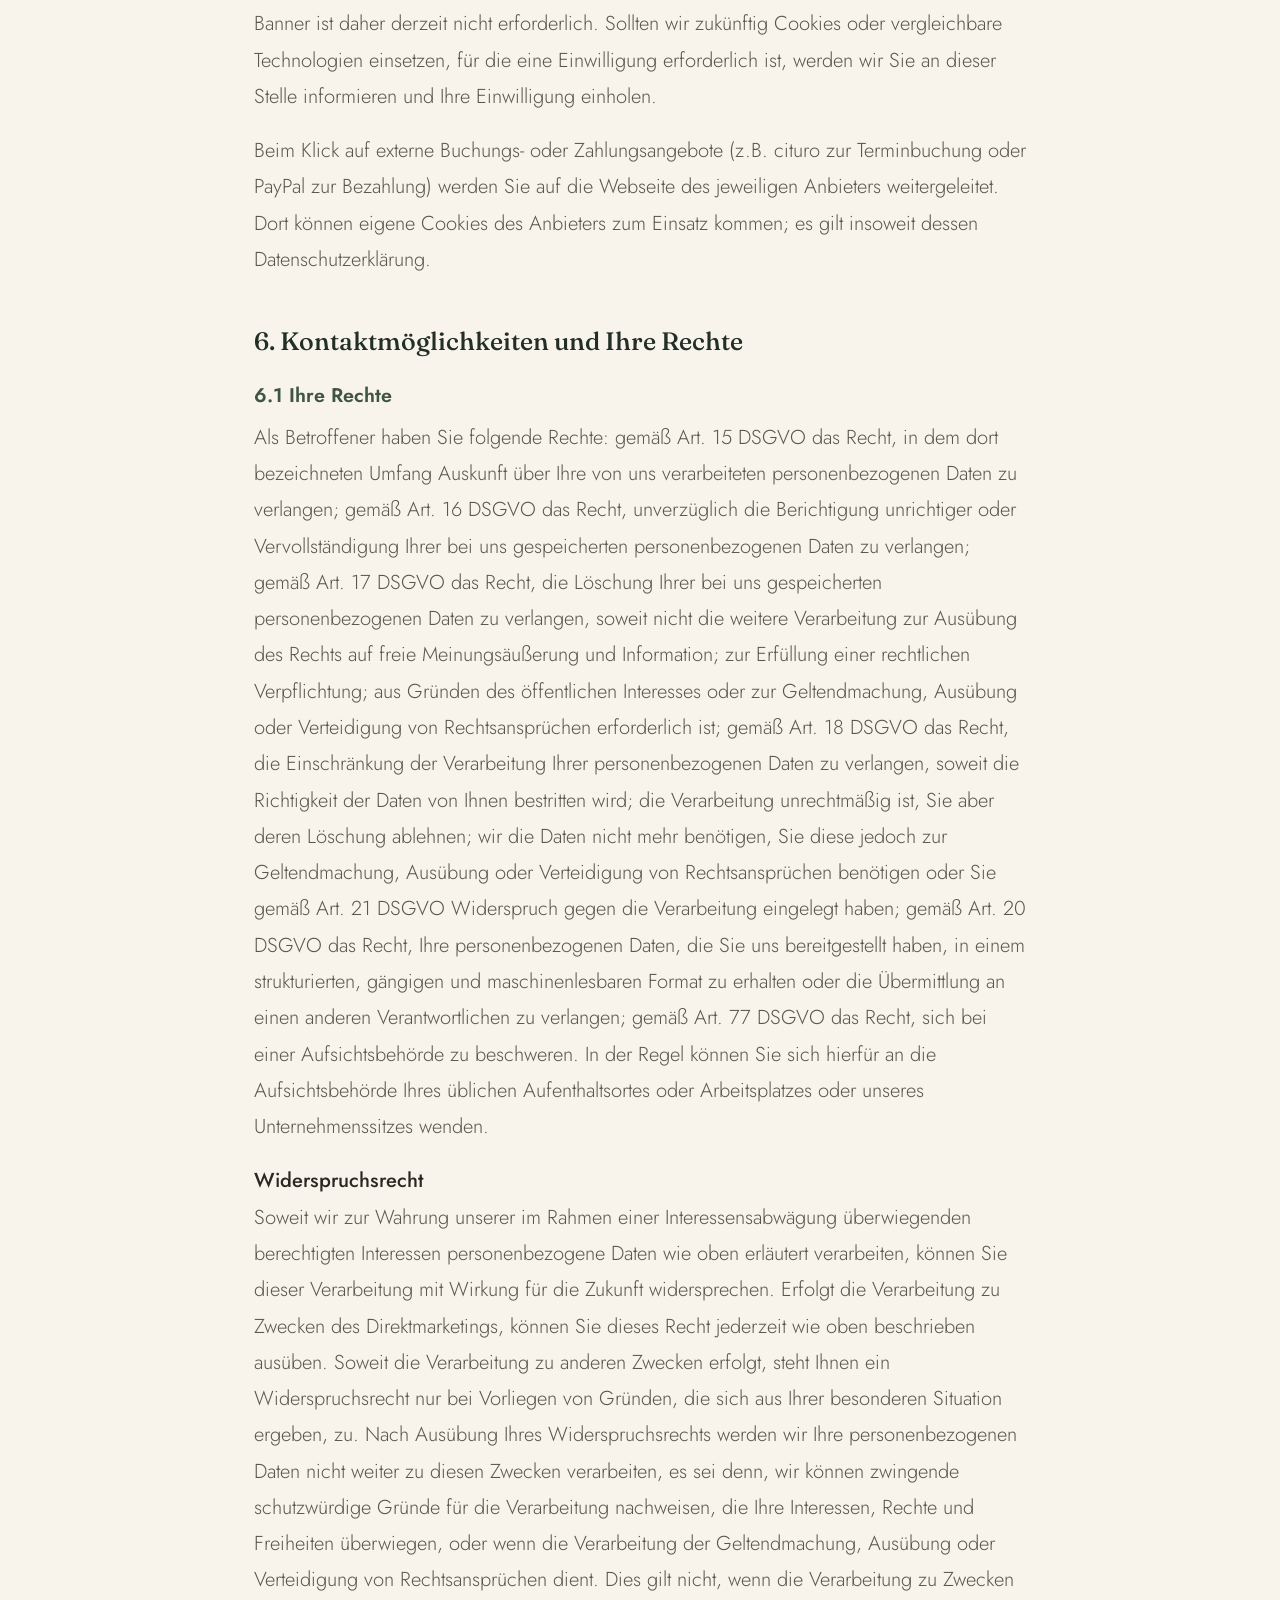
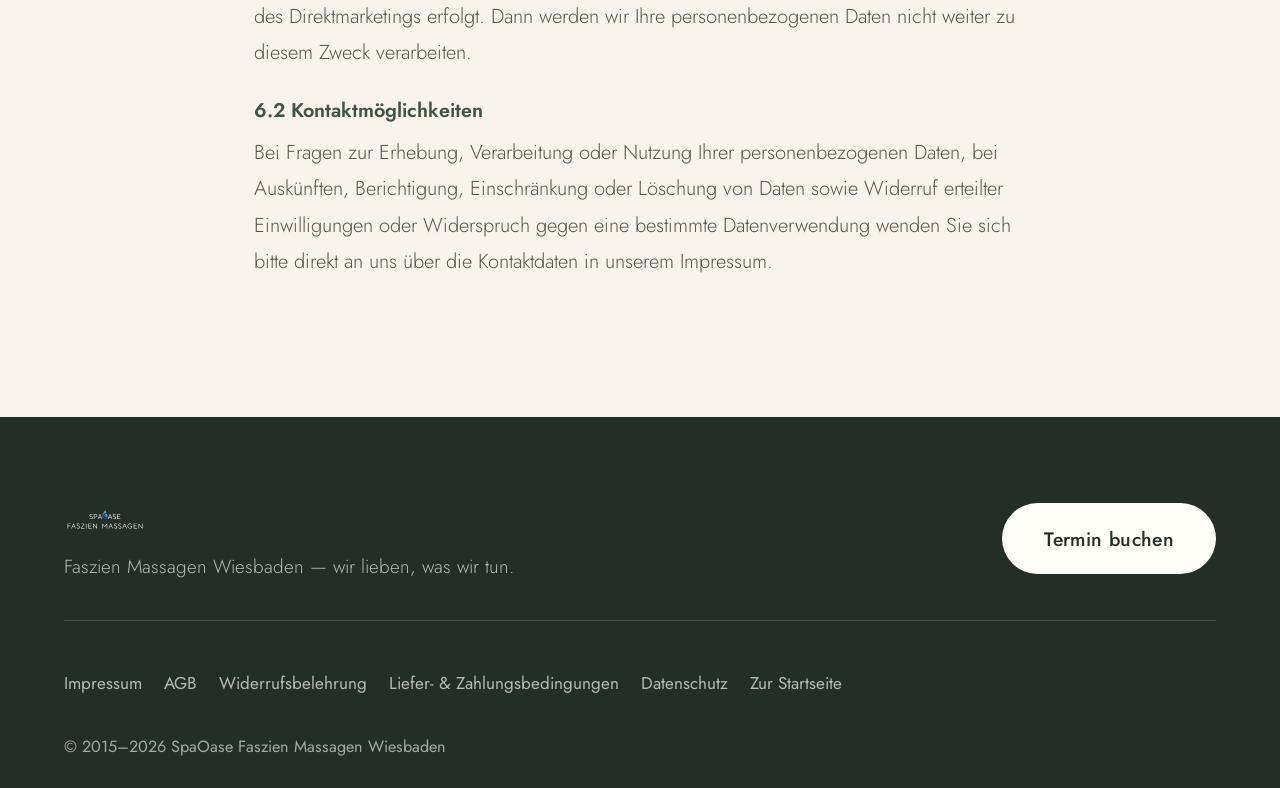
<file: datenschutz.html>
<!DOCTYPE html>
<html lang="de">
<head>
<meta charset="UTF-8">
<meta name="viewport" content="width=device-width, initial-scale=1.0">
<title>Datenschutz | SpaOase Faszien Massagen Wiesbaden</title>
<meta name="robots" content="noindex">
<link rel="icon" type="image/svg+xml" href="favicon.svg">
<link rel="canonical" href="https://haraldhefter.github.io/testsite/datenschutz.html">
<meta name="theme-color" content="#232f26">
<link rel="stylesheet" href="styles.css">
<style>
  .legal{ max-width:820px; margin:0 auto; padding:220px 24px 120px; }
  .legal h1{ font-size:clamp(2.2rem,4vw,3rem); margin-bottom:40px; }
  .legal h2{ font-size:1.4rem; margin:50px 0 18px; color:var(--sage-900); }
  .legal h3{ font-size:1.1rem; margin:30px 0 12px; color:var(--sage-700); font-family:var(--ff-sans); font-weight:600; }
  .legal p{ color:var(--ink-soft); line-height:1.8; margin-bottom:18px; font-weight:300; font-size:1.12rem; }
  .legal p strong{ color:var(--ink); font-weight:500; }
  .legal a{ color:var(--sage-900); border-bottom:1px solid var(--gold); }
  .legal a:hover{ color:var(--gold-text); }
  .legal .divider{ width:60px; height:2px; background:var(--gold); margin:36px 0; border:none; }
  .legal .fine{ font-size:.92rem; color:var(--ink-soft); margin-top:60px; }
</style>
</head>
<body>

<a class="skip-link" href="#main">Zum Inhalt springen</a>

<div class="grain" aria-hidden="true"></div>
<div class="cursor-dot" id="cursorDot" aria-hidden="true"></div>
<div class="cursor-ring" id="cursorRing" aria-hidden="true"></div>
<div class="progress-bar" id="progressBar" aria-hidden="true"></div>

<header class="site-header" id="siteHeader">
  <div class="header-inner">
    <a href="index.html" class="logo">
      <img src="Logo_color_white@1x.svg" alt="SpaOase Faszien Massagen Wiesbaden" class="header-logo-img">
    </a>
    <nav class="main-nav" id="mainNav" aria-label="Hauptnavigation">
      <a href="index.html#ueber">Über uns</a>
      <a href="index.html#massage">Faszien Massage</a>
      <a href="massage-angebot.html">Angebot &amp; Preise</a>
      <a href="index.html#gutschein">Gutschein</a>
      <a href="index.html#kontakt">Kontakt</a>
    </nav>
    <a href="https://app.cituro.com/booking/faszien-massagen-wiesbaden" target="_blank" rel="noopener" class="btn btn-primary btn-small nav-cta">Termin buchen</a>
    <button class="burger" id="burger" aria-label="Menü öffnen" aria-expanded="false" aria-controls="mobileNav"><span></span><span></span><span></span></button>
  </div>
</header>

<nav class="mobile-nav" id="mobileNav" aria-label="Mobile Navigation">
  <a href="index.html#ueber">Über uns</a>
  <a href="index.html#massage">Faszien Massage</a>
  <a href="massage-angebot.html">Angebot &amp; Preise</a>
  <a href="index.html#gutschein">Gutschein</a>
  <a href="index.html#kontakt">Kontakt</a>
  <a href="https://app.cituro.com/booking/faszien-massagen-wiesbaden" target="_blank" rel="noopener" class="btn btn-light">Termin buchen</a>
</nav>

<main class="legal" id="main">
  <h1>Datenschutzerklärung</h1>

  <p>Verantwortlicher für die Datenverarbeitung ist: C.Kissener, Röderstr. 5, 65183 Wiesbaden, Email: <a href="mailto:c.kissener@spaoase.com">c.kissener@spaoase.com</a></p>

  <p>Wir freuen uns über Ihr Interesse an unserem Online-Shop. Der Schutz Ihrer Privatsphäre ist für uns sehr wichtig. Nachstehend informieren wir Sie ausführlich über den Umgang mit Ihren Daten.</p>

  <h2>1. Zugriffsdaten und Hosting</h2>
  <p>Sie können unsere Webseiten besuchen, ohne Angaben zu Ihrer Person zu machen. Bei jedem Aufruf einer Webseite speichert der Webserver lediglich automatisch ein sogenanntes Server-Logfile, das z.B. den Namen der angeforderten Datei, Ihre IP-Adresse, Datum und Uhrzeit des Abrufs, übertragene Datenmenge und den anfragenden Provider (Zugriffsdaten) enthält und den Abruf dokumentiert. Diese Zugriffsdaten werden ausschließlich zum Zwecke der Sicherstellung eines störungsfreien Betriebs der Seite sowie der Verbesserung unseres Angebots ausgewertet. Dies dient der Wahrung unserer im Rahmen einer Interessensabwägung überwiegenden berechtigten Interessen an einer korrekten Darstellung unseres Angebots gemäß Art. 6 Abs. 1 S. 1 lit. f DSGVO.</p>
  <p>Alle Zugriffsdaten werden nur so lange verarbeitet, wie dies für die Erreichung der oben genannten Verarbeitungszwecke erforderlich ist.</p>

  <h3>1.1 Hosting</h3>
  <p>Unsere Webseite wird bei GitHub Pages, einem Dienst der GitHub, Inc., 88 Colin P Kelly Jr Street, San Francisco, CA 94107, USA (eine Microsoft-Tochtergesellschaft), gehostet. GitHub Pages liefert die Inhalte unserer Webseite über ein weltweit verteiltes Content Delivery Network aus, wodurch kürzere Ladezeiten ermöglicht werden. Dabei werden zwangsläufig die oben beschriebenen Zugriffsdaten auf den Servern von GitHub verarbeitet. GitHub ist im Rahmen einer Auftragsverarbeitung für uns tätig. Unsere Webseite selbst bindet dabei keine Formulare ein, die Daten direkt an GitHub übermitteln; ausgenommen sind die serverseitig protokollierten Zugriffsdaten jedes Seitenaufrufs. Da GitHub, Inc. in den USA sitzt, ist eine Datenübermittlung in die USA nicht auszuschließen. Für die USA liegt kein Angemessenheitsbeschluss der Europäischen Kommission vor. Unsere Zusammenarbeit mit GitHub stützt sich auf Standardvertragsklauseln der Europäischen Kommission. Weitere Informationen finden Sie in der <a href="https://docs.github.com/en/site-policy/privacy-policies/github-general-privacy-statement" target="_blank" rel="noopener">Datenschutzerklärung von GitHub</a>.</p>

  <h2>2. Datenverarbeitung zur Vertragsabwicklung und zur Kontaktaufnahme</h2>

  <h3>2.1 Datenverarbeitung zur Vertragsabwicklung</h3>
  <p>Wir erheben personenbezogene Daten, wenn Sie uns diese im Rahmen Ihrer Bestellung oder bei einer Kontaktaufnahme mit uns (z.B. per Kontaktformular oder E-Mail) freiwillig mitteilen. Pflichtfelder werden als solche gekennzeichnet, da wir in diesen Fällen die Daten zwingend zur Vertragsabwicklung, bzw. zur Bearbeitung Ihrer Kontaktaufnahme benötigen und Sie ohne deren Angabe die Bestellung nicht abschließen, bzw. die Kontaktaufnahme nicht versenden können. Welche Daten erhoben werden, ist aus den jeweiligen Eingabeformularen ersichtlich. Wir verwenden die von ihnen mitgeteilten Daten zur Vertragsabwicklung und Bearbeitung Ihrer Anfragen (inkl. Anfragen zu und Abwicklung von ggf. bestehenden Gewährleistungs- und Leistungsstörungsansprüchen sowie etwaiger gesetzlicher Aktualisierungspflichten) gemäß Art. 6 Abs. 1 S. 1 lit. b DSGVO. Weitere Informationen zu der Verarbeitung Ihrer Daten, insbesondere zu der Weitergabe an unsere Dienstleister zum Zwecke der Bestellungs-, Zahlungs- und Zustellabwicklung, finden Sie in den nachfolgenden Abschnitten dieser Datenschutzerklärung. Nach vollständiger Abwicklung des Vertrages werden Ihre Daten für die weitere Verarbeitung eingeschränkt und nach Ablauf etwaiger steuer- und handelsrechtlichen Aufbewahrungsfristen gemäß Art. 6 Abs. 1 S. 1 lit. c DSGVO gelöscht, sofern Sie nicht ausdrücklich in eine weitere Nutzung Ihrer Daten gemäß Art. 6 Abs. 1 S. 1 lit. a DSGVO eingewilligt haben oder wir uns eine darüber hinausgehende Datenverwendung vorbehalten, die gesetzlich erlaubt ist und über die wir Sie in dieser Erklärung informieren.</p>

  <h3>2.2 Kontaktaufnahme</h3>
  <p>Im Rahmen der Kundenkommunikation erheben wir zur Bearbeitung Ihrer Anfragen gemäß Art. 6 Abs. 1 S. 1 lit. b DSGVO personenbezogene Daten, wenn Sie uns diese bei einer Kontaktaufnahme mit uns (z.B. per Kontaktformular oder E-Mail) freiwillig mitteilen. Pflichtfelder werden als solche gekennzeichnet, da wir in diesen Fällen die Daten zwingend zur Bearbeitung Ihrer Kontaktaufnahme benötigen. Welche Daten erhoben werden, ist aus den jeweiligen Eingabeformularen ersichtlich. Nach vollständiger Bearbeitung Ihrer Anfrage werden Ihre Daten gelöscht, sofern Sie nicht ausdrücklich in eine weitere Nutzung Ihrer Daten gemäß Art. 6 Abs. 1 S. 1 lit. a DSGVO eingewilligt haben oder wir uns eine darüber hinausgehende Datenverwendung vorbehalten, die gesetzlich erlaubt ist und über die wir Sie in dieser Erklärung informieren.</p>

  <h3>2.3 Datenverarbeitung zur Terminbuchung</h3>
  <p>Wir erheben personenbezogene Daten, wenn Sie uns diese im Rahmen einer Terminbuchung freiwillig mitteilen. Pflichtfelder werden als solche gekennzeichnet, da wir in diesen Fällen die Daten zwingend zur Terminbuchung benötigen und Sie ohne deren Angabe die Terminbuchung nicht versenden können. Welche Daten erhoben werden, ist aus den jeweiligen Eingabeformularen ersichtlich. Angaben in Freitextfeldern sind freiwillig und müssen für den Versand der Terminbuchung nicht zwingend ausgefüllt werden. Wir bitten auf die Angabe von sensiblen Daten (z.B. gesundheitsbezogene Angaben wie Krankheiten) im Rahmen solcher Freitextfelder zu verzichten. Wir verwenden die von ihnen mitgeteilten Daten zur Terminbuchung gemäß Art. 6 Abs. 1 S. 1 lit. b DSGVO. Nach vollständiger Abwicklung des gebuchten Termins werden Ihre Daten für die weitere Verarbeitung eingeschränkt und nach Ablauf etwaiger steuer- und handelsrechtlichen Aufbewahrungsfristen gemäß Art. 6 Abs. 1 S. 1 lit. c DSGVO gelöscht, sofern Sie nicht ausdrücklich in eine weitere Nutzung Ihrer Daten gemäß Art. 6 Abs. 1 S. 1 lit. a DSGVO eingewilligt haben oder wir uns eine darüber hinausgehende Datenverwendung vorbehalten, die gesetzlich erlaubt ist und über die wir Sie in dieser Erklärung informieren.</p>
  <p><strong>Terminbuchungslösung: cituro</strong></p>
  <p>Zum Zwecke der Terminbuchung verwenden wir eine Buchungslösung von cituro GmbH, Peter-Dörfler-Str. 30, 86199 Augsburg, Deutschland. Der Dienstleister ist in unserem Auftrag für uns tätig.</p>

  <h2>3. Digitale Zustellung Ihres Gutscheins</h2>
  <p>Massage-Gutscheine werden nicht physisch versandt, sondern nach erfolgreicher Zahlung digital als PDF-Dokument an die von Ihnen im Bestellformular angegebene E-Mail-Adresse zugestellt. Die hierfür erforderlichen Kontakt- und Rechnungsdaten (Name, Anschrift, E-Mail-Adresse) verarbeiten wir zur Vertragserfüllung gemäß Art. 6 Abs. 1 S. 1 lit. b DSGVO.</p>
  <p>Zur technischen Entgegennahme und Weiterleitung Ihrer Bestellangaben aus dem Gutschein-Bestellformular nutzen wir den Formular-Dienst Formward. Die von Ihnen eingegebenen Daten (Name, Anschrift, E-Mail-Adresse, Telefonnummer, Bestellangaben) werden dabei an die Server von Formward übertragen und uns dort zur Bearbeitung Ihrer Bestellung bereitgestellt. Formward verarbeitet die Daten ausschließlich in unserem Auftrag und speichert diese innerhalb der EU. Dies dient der Vertragserfüllung gemäß Art. 6 Abs. 1 S. 1 lit. b DSGVO.</p>

  <h2>4. Datenverarbeitung zur Zahlungsabwicklung</h2>
  <p>Zahlungen für Massage-Gutscheine wickeln wir über den Zahlungsdienstleister PayPal ab.</p>

  <h3>4.1 PayPal</h3>
  <p>Bei Auswahl der Zahlungsart PayPal werden Sie zur Zahlungsabwicklung auf die Webseite des Anbieters PayPal (Europe) S.à r.l. et Cie, S.C.A., 22-24 Boulevard Royal, L-2449 Luxemburg ("PayPal") weitergeleitet. Dort geben Sie Ihre Zahlungsdaten ein und bestätigen die Zahlungsanweisung. Im Rahmen der Zahlungsabwicklung übermitteln wir die für die Transaktion erforderlichen Daten (u.a. Name, Anschrift, E-Mail-Adresse, Bestellbetrag) an PayPal. Dies dient der Vertragserfüllung gemäß Art. 6 Abs. 1 S. 1 lit. b DSGVO. PayPal verarbeitet die bei Ihnen erhobenen Daten auch zur Bonitätsprüfung und Betrugsprävention im eigenen Verantwortungsbereich. Es gilt die <a href="https://www.paypal.com/de/webapps/mpp/ua/privacy-full" target="_blank" rel="noopener">Datenschutzerklärung von PayPal</a>. Bei Fragen zur Zahlungsabwicklung wenden Sie sich bitte an die in dieser Datenschutzerklärung beschriebene Kontaktmöglichkeit.</p>

  <h2>5. Cookies und weitere Technologien</h2>
  <p>Unsere Webseite verwendet aktuell <strong>keine Cookies</strong> und keine vergleichbaren Technologien zur Wiedererkennung Ihres Endgeräts (z.B. Local Storage für Tracking-Zwecke). Es findet auf unserer Webseite auch kein Webanalyse- oder Marketing-Tracking statt. Ein Cookie-Consent-Banner ist daher derzeit nicht erforderlich. Sollten wir zukünftig Cookies oder vergleichbare Technologien einsetzen, für die eine Einwilligung erforderlich ist, werden wir Sie an dieser Stelle informieren und Ihre Einwilligung einholen.</p>
  <p>Beim Klick auf externe Buchungs- oder Zahlungsangebote (z.B. cituro zur Terminbuchung oder PayPal zur Bezahlung) werden Sie auf die Webseite des jeweiligen Anbieters weitergeleitet. Dort können eigene Cookies des Anbieters zum Einsatz kommen; es gilt insoweit dessen Datenschutzerklärung.</p>

  <h2>6. Kontaktmöglichkeiten und Ihre Rechte</h2>

  <h3>6.1 Ihre Rechte</h3>
  <p>Als Betroffener haben Sie folgende Rechte: gemäß Art. 15 DSGVO das Recht, in dem dort bezeichneten Umfang Auskunft über Ihre von uns verarbeiteten personenbezogenen Daten zu verlangen; gemäß Art. 16 DSGVO das Recht, unverzüglich die Berichtigung unrichtiger oder Vervollständigung Ihrer bei uns gespeicherten personenbezogenen Daten zu verlangen; gemäß Art. 17 DSGVO das Recht, die Löschung Ihrer bei uns gespeicherten personenbezogenen Daten zu verlangen, soweit nicht die weitere Verarbeitung zur Ausübung des Rechts auf freie Meinungsäußerung und Information; zur Erfüllung einer rechtlichen Verpflichtung; aus Gründen des öffentlichen Interesses oder zur Geltendmachung, Ausübung oder Verteidigung von Rechtsansprüchen erforderlich ist; gemäß Art. 18 DSGVO das Recht, die Einschränkung der Verarbeitung Ihrer personenbezogenen Daten zu verlangen, soweit die Richtigkeit der Daten von Ihnen bestritten wird; die Verarbeitung unrechtmäßig ist, Sie aber deren Löschung ablehnen; wir die Daten nicht mehr benötigen, Sie diese jedoch zur Geltendmachung, Ausübung oder Verteidigung von Rechtsansprüchen benötigen oder Sie gemäß Art. 21 DSGVO Widerspruch gegen die Verarbeitung eingelegt haben; gemäß Art. 20 DSGVO das Recht, Ihre personenbezogenen Daten, die Sie uns bereitgestellt haben, in einem strukturierten, gängigen und maschinenlesbaren Format zu erhalten oder die Übermittlung an einen anderen Verantwortlichen zu verlangen; gemäß Art. 77 DSGVO das Recht, sich bei einer Aufsichtsbehörde zu beschweren. In der Regel können Sie sich hierfür an die Aufsichtsbehörde Ihres üblichen Aufenthaltsortes oder Arbeitsplatzes oder unseres Unternehmenssitzes wenden.</p>
  <p><strong>Widerspruchsrecht</strong><br>Soweit wir zur Wahrung unserer im Rahmen einer Interessensabwägung überwiegenden berechtigten Interessen personenbezogene Daten wie oben erläutert verarbeiten, können Sie dieser Verarbeitung mit Wirkung für die Zukunft widersprechen. Erfolgt die Verarbeitung zu Zwecken des Direktmarketings, können Sie dieses Recht jederzeit wie oben beschrieben ausüben. Soweit die Verarbeitung zu anderen Zwecken erfolgt, steht Ihnen ein Widerspruchsrecht nur bei Vorliegen von Gründen, die sich aus Ihrer besonderen Situation ergeben, zu. Nach Ausübung Ihres Widerspruchsrechts werden wir Ihre personenbezogenen Daten nicht weiter zu diesen Zwecken verarbeiten, es sei denn, wir können zwingende schutzwürdige Gründe für die Verarbeitung nachweisen, die Ihre Interessen, Rechte und Freiheiten überwiegen, oder wenn die Verarbeitung der Geltendmachung, Ausübung oder Verteidigung von Rechtsansprüchen dient. Dies gilt nicht, wenn die Verarbeitung zu Zwecken des Direktmarketings erfolgt. Dann werden wir Ihre personenbezogenen Daten nicht weiter zu diesem Zweck verarbeiten.</p>

  <h3>6.2 Kontaktmöglichkeiten</h3>
  <p>Bei Fragen zur Erhebung, Verarbeitung oder Nutzung Ihrer personenbezogenen Daten, bei Auskünften, Berichtigung, Einschränkung oder Löschung von Daten sowie Widerruf erteilter Einwilligungen oder Widerspruch gegen eine bestimmte Datenverwendung wenden Sie sich bitte direkt an uns über die Kontaktdaten in unserem Impressum.</p>
</main>

<footer class="site-footer">
  <div class="footer-top">
    <div class="footer-brand">
      <img src="Logo_color_white@1x.svg" alt="SpaOase Faszien Massagen Wiesbaden" class="footer-logo-img">
      <p>Faszien Massagen Wiesbaden &mdash; wir lieben, was wir tun.</p>
    </div>
    <a href="https://app.cituro.com/booking/faszien-massagen-wiesbaden" target="_blank" rel="noopener" class="btn btn-light">Termin buchen</a>
  </div>
  <nav class="footer-links" aria-label="Rechtliches">
    <a href="impressum.html">Impressum</a>
    <a href="agb.html">AGB</a>
    <a href="widerruf.html">Widerrufsbelehrung</a>
    <a href="versand.html">Liefer- &amp; Zahlungsbedingungen</a>
    <a href="datenschutz.html">Datenschutz</a>
    <a href="index.html">Zur Startseite</a>
  </nav>
  <p class="footer-copy">&copy; 2015&ndash;<span id="year"></span> SpaOase Faszien Massagen Wiesbaden</p>
</footer>

<a href="https://app.cituro.com/booking/faszien-massagen-wiesbaden" target="_blank" rel="noopener" class="float-cta">Termin buchen</a>

<script src="script.js"></script>
</body>
</html>
</file>
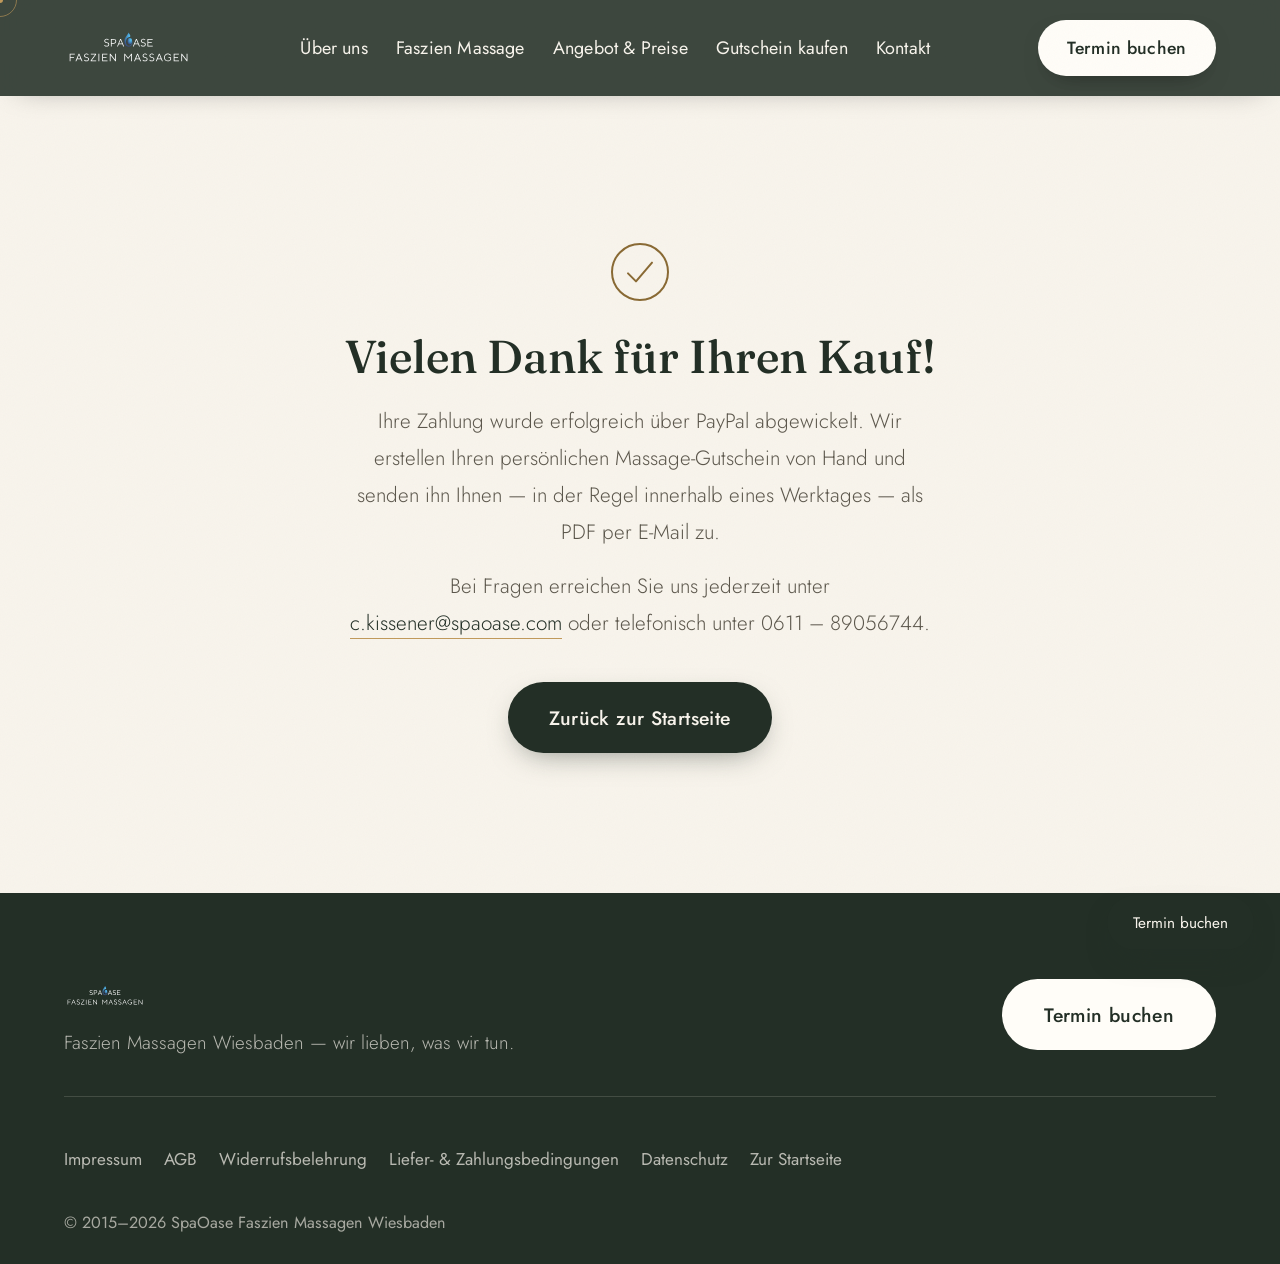
<file: gutschein-danke.html>
<!DOCTYPE html>
<html lang="de">
<head>
<meta charset="UTF-8">
<meta name="viewport" content="width=device-width, initial-scale=1.0">
<title>Vielen Dank | SpaOase Faszien Massagen Wiesbaden</title>
<meta name="robots" content="noindex">
<link rel="icon" type="image/svg+xml" href="favicon.svg">
<link rel="canonical" href="https://haraldhefter.github.io/testsite/gutschein-danke.html">
<meta name="theme-color" content="#232f26">
<link rel="stylesheet" href="styles.css">
<style>
  .thanks{ max-width:640px; margin:0 auto; padding:240px 24px 140px; text-align:center; }
  .thanks .icon{ width:64px; height:64px; margin:0 auto 28px; color:var(--gold-text); }
  .thanks h1{ font-size:clamp(2rem,3.6vw,2.8rem); margin-bottom:20px; }
  .thanks p{ color:var(--ink-soft); line-height:1.8; margin-bottom:16px; font-weight:300; font-size:1.15rem; }
  .thanks .btn{ margin-top:24px; }
</style>
</head>
<body>

<a class="skip-link" href="#main">Zum Inhalt springen</a>

<div class="grain" aria-hidden="true"></div>
<div class="cursor-dot" id="cursorDot" aria-hidden="true"></div>
<div class="cursor-ring" id="cursorRing" aria-hidden="true"></div>
<div class="progress-bar" id="progressBar" aria-hidden="true"></div>

<header class="site-header" id="siteHeader">
  <div class="header-inner">
    <a href="index.html" class="logo">
      <img src="Logo_color_white@1x.svg" alt="SpaOase Faszien Massagen Wiesbaden" class="header-logo-img">
    </a>
    <nav class="main-nav" id="mainNav" aria-label="Hauptnavigation">
      <a href="index.html#ueber">Über uns</a>
      <a href="index.html#massage">Faszien Massage</a>
      <a href="massage-angebot.html">Angebot &amp; Preise</a>
      <a href="massage-gutschein-kaufen.html">Gutschein kaufen</a>
      <a href="index.html#kontakt">Kontakt</a>
    </nav>
    <a href="https://app.cituro.com/booking/faszien-massagen-wiesbaden" target="_blank" rel="noopener" class="btn btn-primary btn-small nav-cta">Termin buchen</a>
    <button class="burger" id="burger" aria-label="Menü öffnen" aria-expanded="false" aria-controls="mobileNav"><span></span><span></span><span></span></button>
  </div>
</header>

<nav class="mobile-nav" id="mobileNav" aria-label="Mobile Navigation">
  <a href="index.html#ueber">Über uns</a>
  <a href="index.html#massage">Faszien Massage</a>
  <a href="massage-angebot.html">Angebot &amp; Preise</a>
  <a href="massage-gutschein-kaufen.html">Gutschein kaufen</a>
  <a href="index.html#kontakt">Kontakt</a>
  <a href="https://app.cituro.com/booking/faszien-massagen-wiesbaden" target="_blank" rel="noopener" class="btn btn-light">Termin buchen</a>
</nav>

<main id="main">
<section class="thanks">
  <div class="icon" aria-hidden="true">
    <svg viewBox="0 0 48 48" fill="none"><circle cx="24" cy="24" r="21" stroke="currentColor" stroke-width="1.5"/><path d="M15 25l6 6 12-14" stroke="currentColor" stroke-width="1.5" stroke-linecap="round" stroke-linejoin="round"/></svg>
  </div>
  <h1>Vielen Dank für Ihren Kauf!</h1>
  <p>Ihre Zahlung wurde erfolgreich über PayPal abgewickelt. Wir erstellen Ihren persönlichen Massage-Gutschein von Hand und senden ihn Ihnen &mdash; in der Regel innerhalb eines Werktages &mdash; als PDF per E-Mail zu.</p>
  <p>Bei Fragen erreichen Sie uns jederzeit unter <a href="mailto:c.kissener@spaoase.com" style="color:var(--sage-900); border-bottom:1px solid var(--gold);">c.kissener@spaoase.com</a> oder telefonisch unter 0611&nbsp;&ndash;&nbsp;89056744.</p>
  <a href="index.html" class="btn btn-primary">Zurück zur Startseite</a>
</section>
</main>

<footer class="site-footer">
  <div class="footer-top">
    <div class="footer-brand">
      <img src="Logo_color_white@1x.svg" alt="SpaOase Faszien Massagen Wiesbaden" class="footer-logo-img">
      <p>Faszien Massagen Wiesbaden &mdash; wir lieben, was wir tun.</p>
    </div>
    <a href="https://app.cituro.com/booking/faszien-massagen-wiesbaden" target="_blank" rel="noopener" class="btn btn-light">Termin buchen</a>
  </div>
  <nav class="footer-links" aria-label="Rechtliches">
    <a href="impressum.html">Impressum</a>
    <a href="agb.html">AGB</a>
    <a href="widerruf.html">Widerrufsbelehrung</a>
    <a href="versand.html">Liefer- &amp; Zahlungsbedingungen</a>
    <a href="datenschutz.html">Datenschutz</a>
    <a href="index.html">Zur Startseite</a>
  </nav>
  <p class="footer-copy">&copy; 2015&ndash;<span id="year"></span> SpaOase Faszien Massagen Wiesbaden</p>
</footer>

<a href="https://app.cituro.com/booking/faszien-massagen-wiesbaden" target="_blank" rel="noopener" class="float-cta">Termin buchen</a>

<script src="script.js"></script>
</body>
</html>
</file>
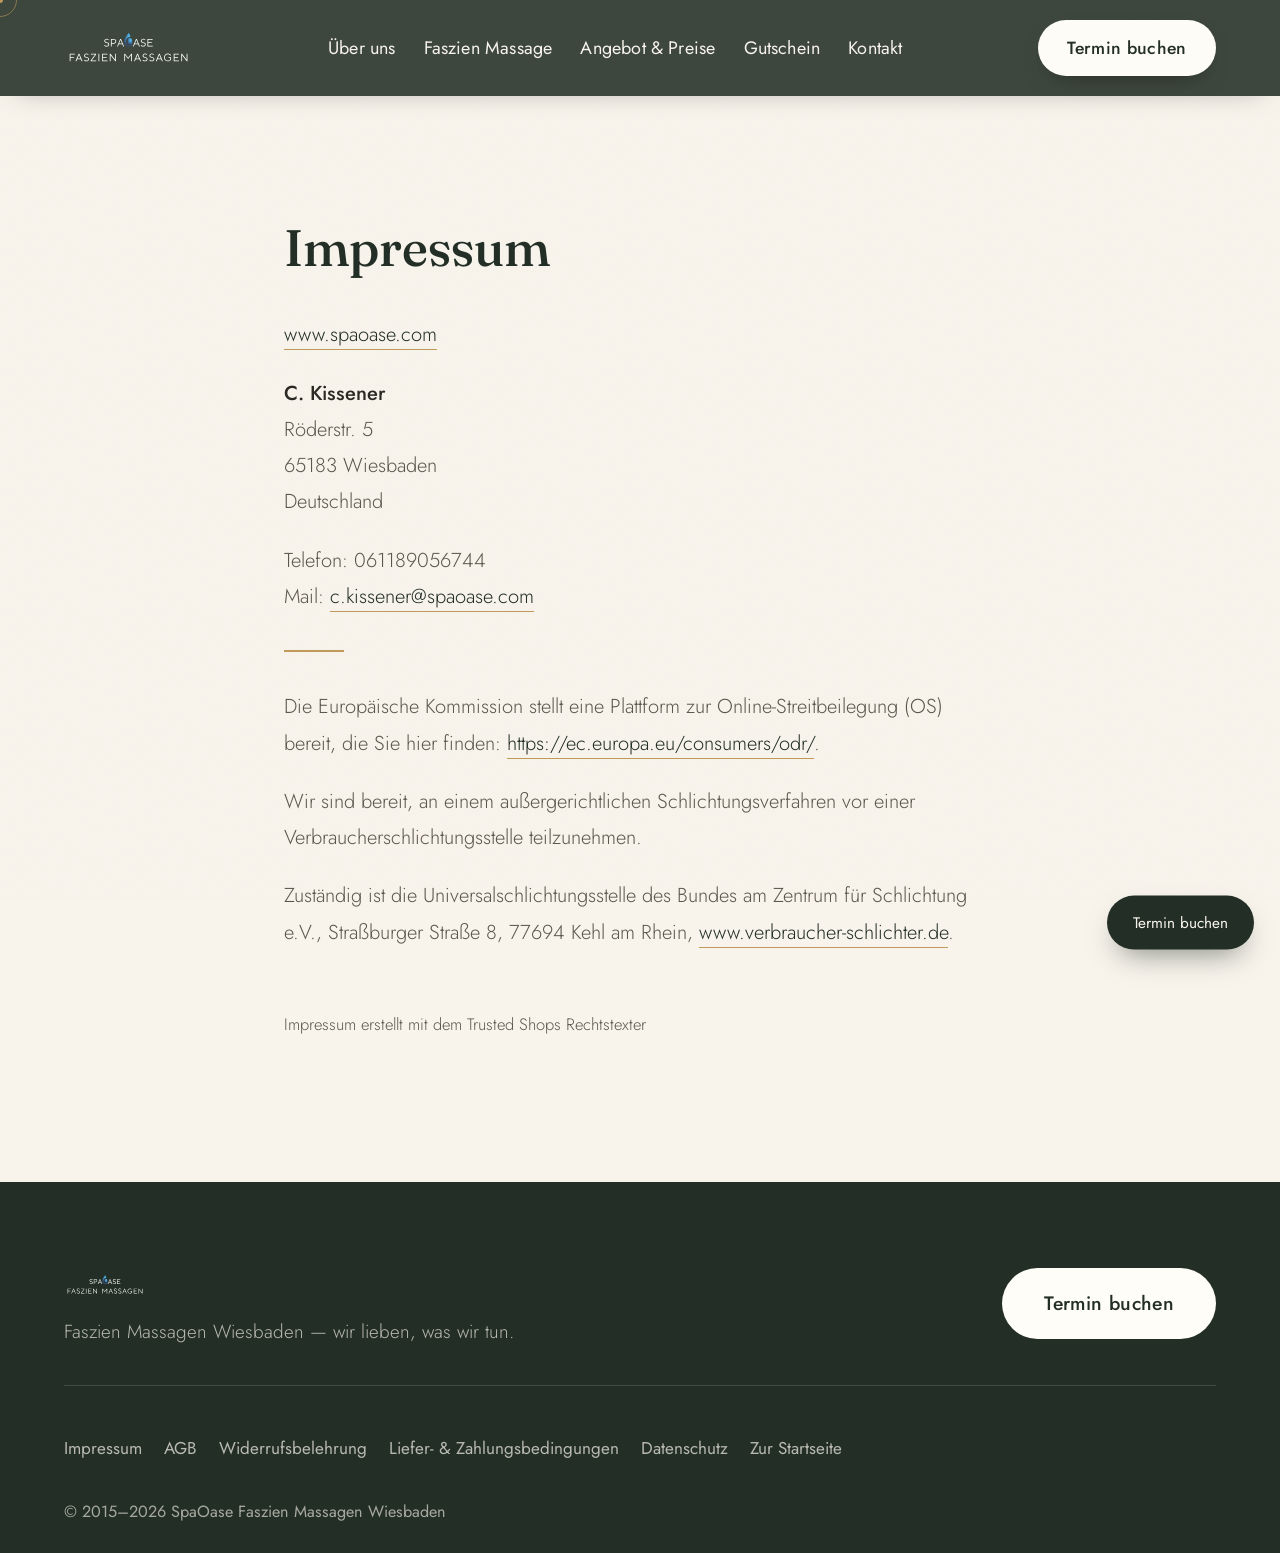
<file: impressum.html>
<!DOCTYPE html>
<html lang="de">
<head>
<meta charset="UTF-8">
<meta name="viewport" content="width=device-width, initial-scale=1.0">
<title>Impressum | SpaOase Faszien Massagen Wiesbaden</title>
<meta name="robots" content="noindex">
<link rel="icon" type="image/svg+xml" href="favicon.svg">
<link rel="canonical" href="https://haraldhefter.github.io/testsite/impressum.html">
<meta name="theme-color" content="#232f26">
<link rel="stylesheet" href="styles.css">
<style>
  .legal{ max-width:760px; margin:0 auto; padding:220px 24px 120px; }
  .legal h1{ font-size:clamp(2.2rem,4vw,3rem); margin-bottom:40px; }
  .legal p{ color:var(--ink-soft); line-height:1.8; margin-bottom:22px; font-weight:300; font-size:1.12rem; }
  .legal p strong{ color:var(--ink); font-weight:500; }
  .legal a{ color:var(--sage-900); border-bottom:1px solid var(--gold); }
  .legal a:hover{ color:var(--gold-text); }
  .legal .divider{ width:60px; height:2px; background:var(--gold); margin:36px 0; border:none; }
  .legal .fine{ font-size:.92rem; color:var(--ink-soft); margin-top:60px; }
</style>
</head>
<body>

<a class="skip-link" href="#main">Zum Inhalt springen</a>

<div class="grain" aria-hidden="true"></div>
<div class="cursor-dot" id="cursorDot" aria-hidden="true"></div>
<div class="cursor-ring" id="cursorRing" aria-hidden="true"></div>
<div class="progress-bar" id="progressBar" aria-hidden="true"></div>

<header class="site-header" id="siteHeader">
  <div class="header-inner">
    <a href="index.html" class="logo">
      <img src="Logo_color_white@1x.svg" alt="SpaOase Faszien Massagen Wiesbaden" class="header-logo-img">
    </a>
    <nav class="main-nav" id="mainNav" aria-label="Hauptnavigation">
      <a href="index.html#ueber">Über uns</a>
      <a href="index.html#massage">Faszien Massage</a>
      <a href="massage-angebot.html">Angebot &amp; Preise</a>
      <a href="index.html#gutschein">Gutschein</a>
      <a href="index.html#kontakt">Kontakt</a>
    </nav>
    <a href="https://app.cituro.com/booking/faszien-massagen-wiesbaden" target="_blank" rel="noopener" class="btn btn-primary btn-small nav-cta">Termin buchen</a>
    <button class="burger" id="burger" aria-label="Menü öffnen" aria-expanded="false" aria-controls="mobileNav"><span></span><span></span><span></span></button>
  </div>
</header>

<nav class="mobile-nav" id="mobileNav" aria-label="Mobile Navigation">
  <a href="index.html#ueber">Über uns</a>
  <a href="index.html#massage">Faszien Massage</a>
  <a href="massage-angebot.html">Angebot &amp; Preise</a>
  <a href="index.html#gutschein">Gutschein</a>
  <a href="index.html#kontakt">Kontakt</a>
  <a href="https://app.cituro.com/booking/faszien-massagen-wiesbaden" target="_blank" rel="noopener" class="btn btn-light">Termin buchen</a>
</nav>

<main class="legal" id="main">
  <h1>Impressum</h1>

  <p><a href="https://www.spaoase.com" target="_blank" rel="noopener">www.spaoase.com</a></p>

  <p>
    <strong>C. Kissener</strong><br>
    Röderstr. 5<br>
    65183 Wiesbaden<br>
    Deutschland
  </p>

  <p>
    Telefon: 061189056744<br>
    Mail: <a href="mailto:c.kissener@spaoase.com">c.kissener@spaoase.com</a>
  </p>

  <hr class="divider">

  <p>Die Europäische Kommission stellt eine Plattform zur Online-Streitbeilegung (OS) bereit, die Sie hier finden: <a href="https://ec.europa.eu/consumers/odr/" target="_blank" rel="noopener">https://ec.europa.eu/consumers/odr/</a>.</p>

  <p>Wir sind bereit, an einem außergerichtlichen Schlichtungsverfahren vor einer Verbraucherschlichtungsstelle teilzunehmen.</p>

  <p>Zuständig ist die Universalschlichtungsstelle des Bundes am Zentrum für Schlichtung e.V., Straßburger Straße 8, 77694 Kehl am Rhein, <a href="https://www.verbraucher-schlichter.de" target="_blank" rel="noopener">www.verbraucher-schlichter.de</a>.</p>

  <p class="fine">Impressum erstellt mit dem Trusted Shops Rechtstexter</p>
</main>

<footer class="site-footer">
  <div class="footer-top">
    <div class="footer-brand">
      <img src="Logo_color_white@1x.svg" alt="SpaOase Faszien Massagen Wiesbaden" class="footer-logo-img">
      <p>Faszien Massagen Wiesbaden &mdash; wir lieben, was wir tun.</p>
    </div>
    <a href="https://app.cituro.com/booking/faszien-massagen-wiesbaden" target="_blank" rel="noopener" class="btn btn-light">Termin buchen</a>
  </div>
  <nav class="footer-links" aria-label="Rechtliches">
    <a href="impressum.html">Impressum</a>
    <a href="agb.html">AGB</a>
    <a href="widerruf.html">Widerrufsbelehrung</a>
    <a href="versand.html">Liefer- &amp; Zahlungsbedingungen</a>
    <a href="datenschutz.html">Datenschutz</a>
    <a href="index.html">Zur Startseite</a>
  </nav>
  <p class="footer-copy">&copy; 2015&ndash;<span id="year"></span> SpaOase Faszien Massagen Wiesbaden</p>
</footer>

<a href="https://app.cituro.com/booking/faszien-massagen-wiesbaden" target="_blank" rel="noopener" class="float-cta">Termin buchen</a>

<script src="script.js"></script>
</body>
</html>
</file>
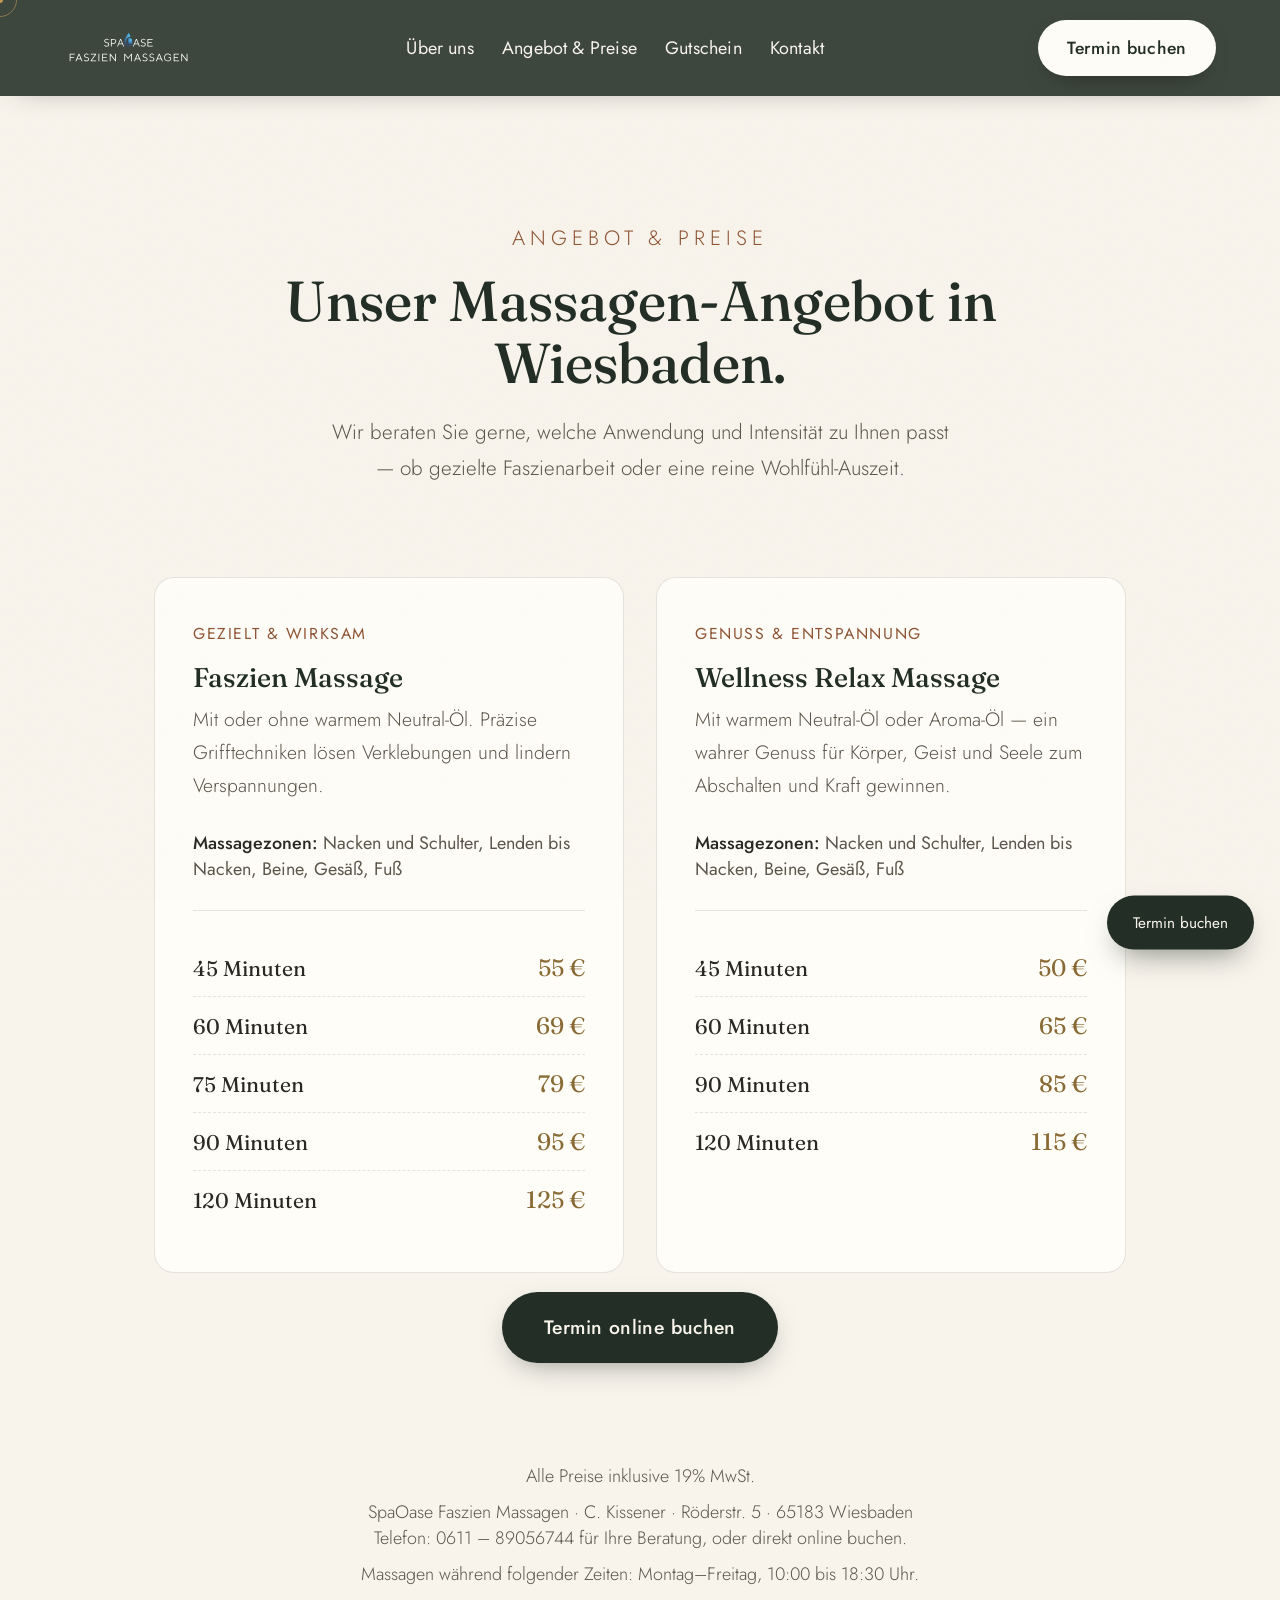
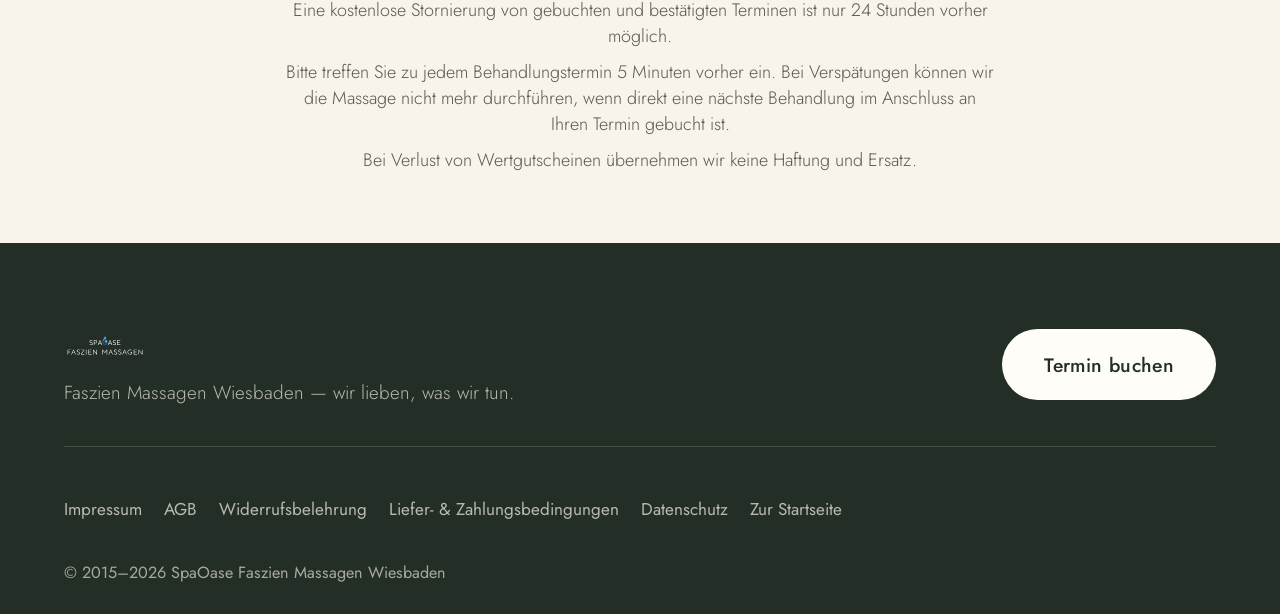
<file: massage-angebot.html>
<!DOCTYPE html>
<html lang="de">
<head>
<meta charset="UTF-8">
<meta name="viewport" content="width=device-width, initial-scale=1.0">
<title>Massage Angebot &amp; Preise | SpaOase Faszien Massagen Wiesbaden</title>
<meta name="description" content="Faszien Massagen und Wellness Relax Massagen in Wiesbaden. Alle Anwendungen, Dauer und Preise auf einen Blick.">
<link rel="icon" type="image/svg+xml" href="favicon.svg">
<link rel="canonical" href="https://haraldhefter.github.io/testsite/massage-angebot.html">
<meta name="theme-color" content="#232f26">

<meta property="og:type" content="website">
<meta property="og:site_name" content="SpaOase Faszien Massagen Wiesbaden">
<meta property="og:title" content="Massage Angebot &amp; Preise | SpaOase Faszien Massagen Wiesbaden">
<meta property="og:description" content="Faszien Massagen und Wellness Relax Massagen in Wiesbaden. Alle Anwendungen, Dauer und Preise auf einen Blick.">
<meta property="og:image" content="https://haraldhefter.github.io/testsite/hero-bg.jpg">
<meta property="og:url" content="https://haraldhefter.github.io/testsite/massage-angebot.html">
<meta property="og:locale" content="de_DE">
<meta name="twitter:card" content="summary_large_image">
<meta name="twitter:title" content="Massage Angebot &amp; Preise | SpaOase Wiesbaden">
<meta name="twitter:description" content="Alle Anwendungen, Dauer und Preise auf einen Blick.">
<meta name="twitter:image" content="https://haraldhefter.github.io/testsite/hero-bg.jpg">

<link rel="stylesheet" href="styles.css">
<style>
  .offer-hero{ max-width:900px; margin:0 auto; padding:220px 24px 20px; text-align:center; }
  .offer-hero h1{ font-size:clamp(2.4rem,4.4vw,3.4rem); margin:14px 0 20px; }
  .offer-hero p{ color:var(--ink-soft); max-width:620px; margin:0 auto; font-weight:300; line-height:1.75; font-size:1.15rem; }

  .offer-wrap{ max-width:1100px; margin:70px auto 0; padding:0 5vw; display:grid; grid-template-columns:1fr 1fr; gap:32px; }
  .offer-card{
    background:var(--paper); border:1px solid var(--line); border-radius:20px; padding:44px 38px;
    transition:transform .5s var(--ease), box-shadow .5s var(--ease);
  }
  .offer-card:hover{ transform:translateY(-8px); box-shadow:var(--shadow-soft); }
  .offer-card h2{ font-size:1.5rem; margin-bottom:10px; }
  .offer-card .offer-sub{ color:var(--terracotta-text); font-size:.88rem; letter-spacing:.1em; text-transform:uppercase; margin-bottom:18px; display:block; }
  .offer-card .offer-desc{ color:var(--ink-soft); font-weight:300; line-height:1.7; margin-bottom:28px; font-size:1.08rem; }
  .offer-card .offer-zones{ font-size:1rem; color:var(--ink-soft); margin-bottom:28px; padding-bottom:28px; border-bottom:1px solid var(--line); }
  .offer-card .offer-zones strong{ color:var(--ink); font-weight:500; }

  .price-list{ display:flex; flex-direction:column; gap:0; }
  .price-row{
    display:flex; justify-content:space-between; align-items:baseline; padding:14px 0;
    border-bottom:1px dashed var(--line); font-family:var(--ff-serif);
  }
  .price-row:last-child{ border-bottom:none; }
  .price-row .duration{ color:var(--ink); font-size:1.18rem; }
  .price-row .price{ color:var(--gold-text); font-size:1.32rem; }

  .offer-note{ max-width:760px; margin:70px auto; padding:0 24px; text-align:center; color:var(--ink-soft); font-size:1rem; font-weight:300; }
  .offer-note p{ margin-bottom:10px; }

  .offer-cta{ text-align:center; margin:20px auto 100px; }

  @media (max-width:900px){ .offer-wrap{ grid-template-columns:1fr; } }
</style>
</head>
<body>

<a class="skip-link" href="#main">Zum Inhalt springen</a>

<div class="grain" aria-hidden="true"></div>
<div class="cursor-dot" id="cursorDot" aria-hidden="true"></div>
<div class="cursor-ring" id="cursorRing" aria-hidden="true"></div>
<div class="progress-bar" id="progressBar" aria-hidden="true"></div>

<header class="site-header" id="siteHeader">
  <div class="header-inner">
    <a href="index.html" class="logo">
      <img src="Logo_color_white@1x.svg" alt="SpaOase Faszien Massagen Wiesbaden" class="header-logo-img">
    </a>
    <nav class="main-nav" id="mainNav" aria-label="Hauptnavigation">
      <a href="index.html#ueber">Über uns</a>
      <a href="massage-angebot.html">Angebot &amp; Preise</a>
      <a href="index.html#gutschein">Gutschein</a>
      <a href="index.html#kontakt">Kontakt</a>
    </nav>
    <a href="https://app.cituro.com/booking/faszien-massagen-wiesbaden" target="_blank" rel="noopener" class="btn btn-primary btn-small nav-cta">Termin buchen</a>
    <button class="burger" id="burger" aria-label="Menü öffnen" aria-expanded="false" aria-controls="mobileNav"><span></span><span></span><span></span></button>
  </div>
</header>

<nav class="mobile-nav" id="mobileNav" aria-label="Mobile Navigation">
  <a href="index.html#ueber">Über uns</a>
  <a href="massage-angebot.html">Angebot &amp; Preise</a>
  <a href="index.html#gutschein">Gutschein</a>
  <a href="index.html#kontakt">Kontakt</a>
  <a href="https://app.cituro.com/booking/faszien-massagen-wiesbaden" target="_blank" rel="noopener" class="btn btn-light">Termin buchen</a>
</nav>

<main id="main">

<section class="offer-hero">
  <p class="eyebrow center on-light reveal-up">Angebot &amp; Preise</p>
  <h1 class="reveal-up delay-1">Unser Massagen-Angebot in Wiesbaden.</h1>
  <p class="reveal-up delay-2">Wir beraten Sie gerne, welche Anwendung und Intensität zu Ihnen passt &mdash; ob gezielte Faszienarbeit oder eine reine Wohlfühl-Auszeit.</p>
</section>

<section class="offer-wrap">
  <div class="offer-card reveal-up">
    <span class="offer-sub">Gezielt &amp; wirksam</span>
    <h2>Faszien Massage</h2>
    <p class="offer-desc">Mit oder ohne warmem Neutral-Öl. Präzise Grifftechniken lösen Verklebungen und lindern Verspannungen.</p>
    <p class="offer-zones"><strong>Massagezonen:</strong> Nacken und Schulter, Lenden bis Nacken, Beine, Gesäß, Fuß</p>
    <div class="price-list">
      <div class="price-row"><span class="duration">45 Minuten</span><span class="price">55&nbsp;€</span></div>
      <div class="price-row"><span class="duration">60 Minuten</span><span class="price">69&nbsp;€</span></div>
      <div class="price-row"><span class="duration">75 Minuten</span><span class="price">79&nbsp;€</span></div>
      <div class="price-row"><span class="duration">90 Minuten</span><span class="price">95&nbsp;€</span></div>
      <div class="price-row"><span class="duration">120 Minuten</span><span class="price">125&nbsp;€</span></div>
    </div>
  </div>

  <div class="offer-card reveal-up delay-1">
    <span class="offer-sub">Genuss &amp; Entspannung</span>
    <h2>Wellness Relax Massage</h2>
    <p class="offer-desc">Mit warmem Neutral-Öl oder Aroma-Öl &mdash; ein wahrer Genuss für Körper, Geist und Seele zum Abschalten und Kraft gewinnen.</p>
    <p class="offer-zones"><strong>Massagezonen:</strong> Nacken und Schulter, Lenden bis Nacken, Beine, Gesäß, Fuß</p>
    <div class="price-list">
      <div class="price-row"><span class="duration">45 Minuten</span><span class="price">50&nbsp;€</span></div>
      <div class="price-row"><span class="duration">60 Minuten</span><span class="price">65&nbsp;€</span></div>
      <div class="price-row"><span class="duration">90 Minuten</span><span class="price">85&nbsp;€</span></div>
      <div class="price-row"><span class="duration">120 Minuten</span><span class="price">115&nbsp;€</span></div>
    </div>
  </div>
</section>

<div class="offer-cta reveal-up">
  <a href="https://app.cituro.com/booking/faszien-massagen-wiesbaden" target="_blank" rel="noopener" class="btn btn-primary">Termin online buchen</a>
</div>

<section class="offer-note">
  <p>Alle Preise inklusive 19% MwSt.</p>
  <p>SpaOase Faszien Massagen &middot; C. Kissener &middot; Röderstr. 5 &middot; 65183 Wiesbaden<br>Telefon: 0611&nbsp;&ndash;&nbsp;89056744 für Ihre Beratung, oder direkt online buchen.</p>
  <p>Massagen während folgender Zeiten: Montag&ndash;Freitag, 10:00 bis 18:30 Uhr.</p>
  <p>Eine kostenlose Stornierung von gebuchten und bestätigten Terminen ist nur 24 Stunden vorher möglich.</p>
  <p>Bitte treffen Sie zu jedem Behandlungstermin 5 Minuten vorher ein. Bei Verspätungen können wir die Massage nicht mehr durchführen, wenn direkt eine nächste Behandlung im Anschluss an Ihren Termin gebucht ist.</p>
  <p>Bei Verlust von Wertgutscheinen übernehmen wir keine Haftung und Ersatz.</p>
</section>

</main>

<footer class="site-footer">
  <div class="footer-top">
    <div class="footer-brand">
      <img src="Logo_color_white@1x.svg" alt="SpaOase Faszien Massagen Wiesbaden" class="footer-logo-img">
      <p>Faszien Massagen Wiesbaden &mdash; wir lieben, was wir tun.</p>
    </div>
    <a href="https://app.cituro.com/booking/faszien-massagen-wiesbaden" target="_blank" rel="noopener" class="btn btn-light">Termin buchen</a>
  </div>
  <nav class="footer-links" aria-label="Rechtliches">
    <a href="impressum.html">Impressum</a>
    <a href="agb.html">AGB</a>
    <a href="widerruf.html">Widerrufsbelehrung</a>
    <a href="versand.html">Liefer- &amp; Zahlungsbedingungen</a>
    <a href="datenschutz.html">Datenschutz</a>
    <a href="index.html">Zur Startseite</a>
  </nav>
  <p class="footer-copy">&copy; 2015&ndash;<span id="year"></span> SpaOase Faszien Massagen Wiesbaden</p>
</footer>

<a href="https://app.cituro.com/booking/faszien-massagen-wiesbaden" target="_blank" rel="noopener" class="float-cta">Termin buchen</a>

<script src="script.js"></script>
</body>
</html>
</file>
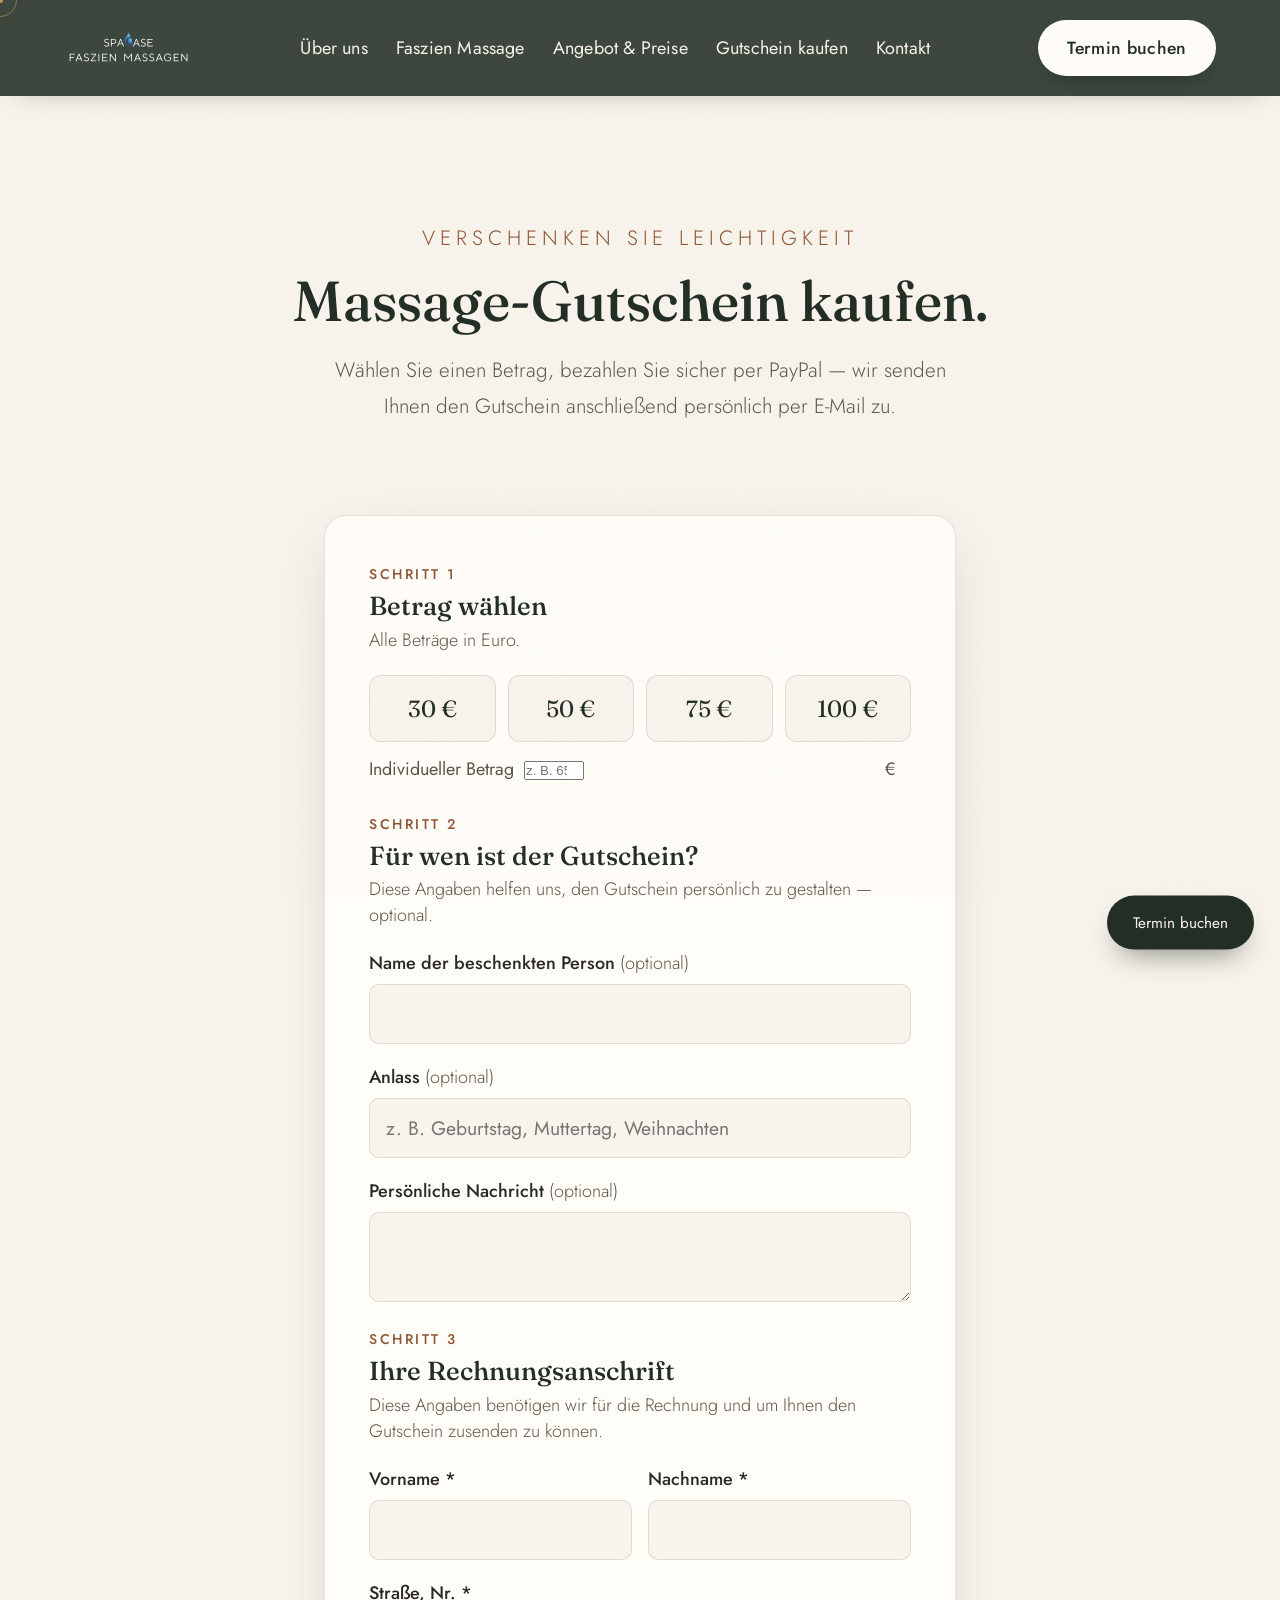
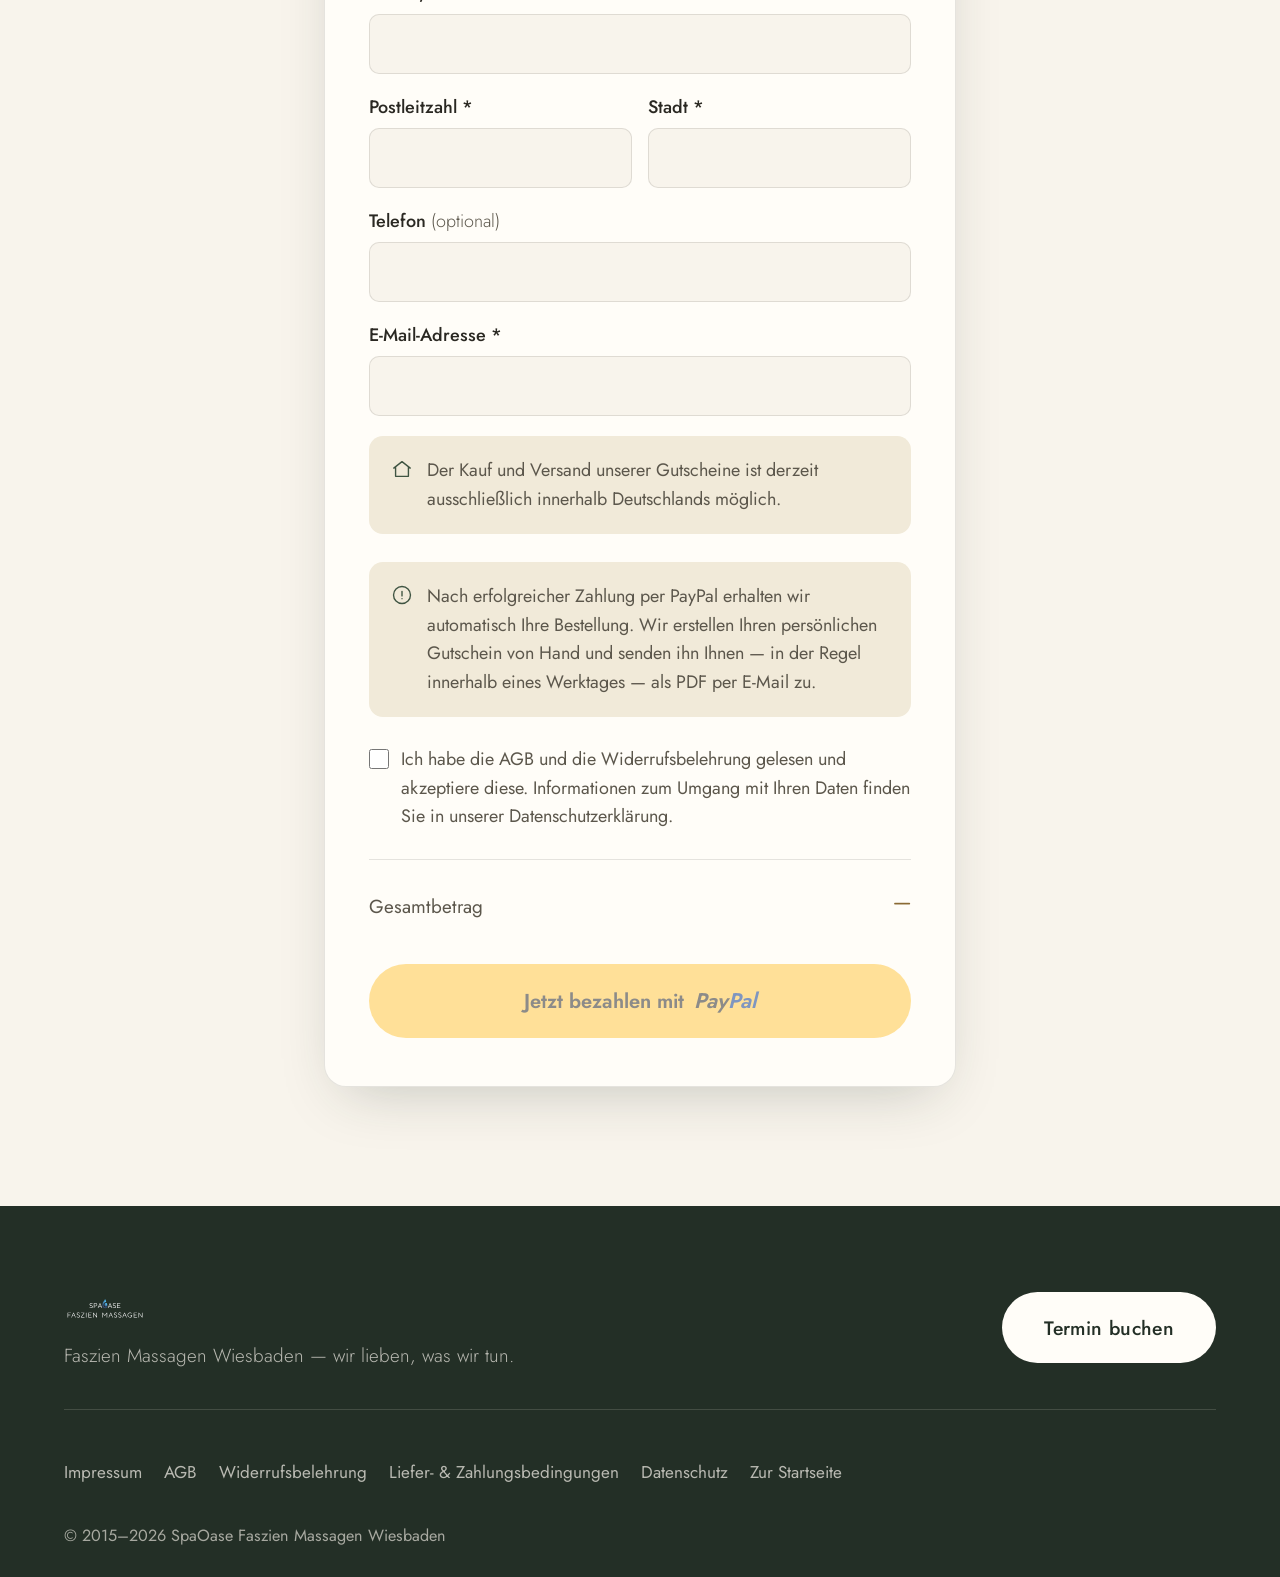
<file: massage-gutschein-kaufen.html>
<!DOCTYPE html>
<html lang="de">
<head>
<meta charset="UTF-8">
<meta name="viewport" content="width=device-width, initial-scale=1.0">
<title>Massage-Gutschein kaufen | SpaOase Faszien Massagen Wiesbaden</title>
<meta name="description" content="Verschenken Sie einen Massage-Gutschein der SpaOase Wiesbaden. Betrag wählen, bequem per PayPal bezahlen, Gutschein wird Ihnen per E-Mail zugesandt.">
<link rel="icon" type="image/svg+xml" href="favicon.svg">
<link rel="canonical" href="https://haraldhefter.github.io/testsite/massage-gutschein-kaufen.html">
<meta name="theme-color" content="#232f26">

<meta property="og:type" content="website">
<meta property="og:site_name" content="SpaOase Faszien Massagen Wiesbaden">
<meta property="og:title" content="Massage-Gutschein kaufen | SpaOase Faszien Massagen Wiesbaden">
<meta property="og:description" content="Verschenken Sie einen Massage-Gutschein der SpaOase Wiesbaden. Betrag wählen, bequem per PayPal bezahlen, Gutschein wird Ihnen per E-Mail zugesandt.">
<meta property="og:image" content="https://haraldhefter.github.io/testsite/hero-bg.jpg">
<meta property="og:url" content="https://haraldhefter.github.io/testsite/massage-gutschein-kaufen.html">
<meta property="og:locale" content="de_DE">
<meta name="twitter:card" content="summary_large_image">
<meta name="twitter:title" content="Massage-Gutschein kaufen | SpaOase Wiesbaden">
<meta name="twitter:description" content="Betrag wählen, bequem per PayPal bezahlen, Gutschein wird per E-Mail zugesandt.">
<meta name="twitter:image" content="https://haraldhefter.github.io/testsite/hero-bg.jpg">

<link rel="stylesheet" href="styles.css">
<style>
  .gutschein-hero{ max-width:900px; margin:0 auto; padding:220px 24px 20px; text-align:center; }
  .gutschein-hero h1{ font-size:clamp(2.4rem,4.4vw,3.4rem); margin:14px 0 20px; }
  .gutschein-hero p{ color:var(--ink-soft); max-width:620px; margin:0 auto; font-weight:300; line-height:1.75; font-size:1.15rem; }

  .order-wrap{ max-width:760px; margin:70px auto 120px; padding:0 5vw; }
  .order-card{
    background:var(--paper); border:1px solid var(--line); border-radius:22px; padding:48px 44px;
    box-shadow:var(--shadow-soft);
  }
  .order-step{ font-size:.78rem; letter-spacing:.18em; text-transform:uppercase; color:var(--terracotta-text); margin-bottom:8px; font-weight:500; }
  .order-card h2{ font-size:1.45rem; margin-bottom:6px; }
  .order-hint{ font-size:1rem; color:var(--ink-soft); margin-bottom:22px; font-weight:300; }

  .amount-grid{ display:grid; grid-template-columns:repeat(4,1fr); gap:12px; margin-bottom:14px; }
  .amount-tile{
    display:flex; align-items:center; justify-content:center; padding:18px 8px;
    border:1.5px solid var(--line); border-radius:12px; font-family:var(--ff-serif); font-size:1.3rem;
    color:var(--sage-900); cursor:pointer; background:var(--cream); transition:.25s var(--ease);
  }
  .amount-tile:hover{ border-color:var(--gold); }
  .amount-tile.active{ border-color:var(--sage-900); background:var(--sage-900); color:var(--cream); }
  .amount-custom{ display:flex; align-items:center; gap:10px; margin-bottom:32px; }
  .amount-custom label{ font-size:1rem; color:var(--ink-soft); white-space:nowrap; }
  .amount-custom .field-wrap{ position:relative; flex:1; }
  .amount-custom .field-wrap span{ position:absolute; right:16px; top:50%; transform:translateY(-50%); color:var(--ink-soft); }

  .field-row{ display:grid; grid-template-columns:1fr 1fr; gap:16px; }
  .field{ margin-bottom:20px; }
  .field label{ display:block; font-size:1rem; color:var(--ink); margin-bottom:8px; font-weight:500; }
  .field .optional{ color:var(--ink-soft); font-weight:300; }
  .field input, .field textarea{
    width:100%; padding:15px 16px; border:1.5px solid var(--line); border-radius:10px;
    font-family:var(--ff-sans); font-size:1.08rem; color:var(--ink); background:var(--cream);
    transition:border-color .25s var(--ease);
  }
  .field input:focus, .field textarea:focus{ outline:none; border-color:var(--sage-500); }
  .field textarea{ resize:vertical; min-height:90px; }

  .consent{ display:flex; align-items:flex-start; gap:12px; margin:28px 0; font-size:1rem; color:var(--ink-soft); line-height:1.6; }
  .consent input{ margin-top:4px; width:20px; height:20px; accent-color:var(--sage-900); flex-shrink:0; }

  .paypal-note{
    display:flex; gap:14px; align-items:flex-start; background:var(--cream-2); border-radius:14px;
    padding:20px 22px; margin-bottom:28px; font-size:1rem; color:var(--ink-soft); line-height:1.6;
  }
  .paypal-note svg{ width:22px; height:22px; flex-shrink:0; color:var(--sage-700); margin-top:2px; }

  .order-total{ display:flex; justify-content:space-between; align-items:baseline; padding:18px 0; border-top:1px solid var(--line); margin-bottom:24px; }
  .order-total span:first-child{ color:var(--ink-soft); font-size:1.05rem; }
  .order-total span:last-child{ font-family:var(--ff-serif); font-size:2rem; color:var(--gold-text); }

  .pay-btn{
    width:100%; border:none; background:#ffc439; color:#1a1a1a; font-family:var(--ff-sans);
    font-weight:600; font-size:1.12rem; padding:1.05em 2em; border-radius:100px; cursor:pointer;
    display:flex; align-items:center; justify-content:center; gap:10px;
    transition:transform .35s var(--ease), box-shadow .35s var(--ease), opacity .25s;
  }
  .pay-btn:hover{ transform:translateY(-3px); box-shadow:0 14px 30px -14px rgba(0,0,0,.4); }
  .pay-btn:disabled{ opacity:.5; cursor:not-allowed; transform:none; box-shadow:none; }
  .pay-btn .pp-logo{ font-style:italic; font-weight:800; font-size:1.18rem; }
  .pay-btn .pp-logo em{ font-style:italic; color:#003087; }

  .error-msg{ color:#a3432c; font-size:.95rem; margin-top:10px; display:none; }
  .error-msg.show{ display:block; }

  .field select{
    width:100%; padding:15px 16px; border:1.5px solid var(--line); border-radius:10px;
    font-family:var(--ff-sans); font-size:1.08rem; color:var(--ink); background:var(--cream);
  }
  .field select:focus{ outline:none; border-color:var(--sage-500); }

  @media (max-width:600px){
    .amount-grid{ grid-template-columns:repeat(2,1fr); }
    .order-card{ padding:36px 24px; }
    .field-row{ grid-template-columns:1fr; gap:0; }
  }
</style>
</head>
<body>

<a class="skip-link" href="#main">Zum Inhalt springen</a>

<div class="grain" aria-hidden="true"></div>
<div class="cursor-dot" id="cursorDot" aria-hidden="true"></div>
<div class="cursor-ring" id="cursorRing" aria-hidden="true"></div>
<div class="progress-bar" id="progressBar" aria-hidden="true"></div>

<header class="site-header" id="siteHeader">
  <div class="header-inner">
    <a href="index.html" class="logo">
      <img src="Logo_color_white@1x.svg" alt="SpaOase Faszien Massagen Wiesbaden" class="header-logo-img">
    </a>
    <nav class="main-nav" id="mainNav" aria-label="Hauptnavigation">
      <a href="index.html#ueber">Über uns</a>
      <a href="index.html#massage">Faszien Massage</a>
      <a href="massage-angebot.html">Angebot &amp; Preise</a>
      <a href="massage-gutschein-kaufen.html">Gutschein kaufen</a>
      <a href="index.html#kontakt">Kontakt</a>
    </nav>
    <a href="https://app.cituro.com/booking/faszien-massagen-wiesbaden" target="_blank" rel="noopener" class="btn btn-primary btn-small nav-cta">Termin buchen</a>
    <button class="burger" id="burger" aria-label="Menü öffnen" aria-expanded="false" aria-controls="mobileNav"><span></span><span></span><span></span></button>
  </div>
</header>

<nav class="mobile-nav" id="mobileNav" aria-label="Mobile Navigation">
  <a href="index.html#ueber">Über uns</a>
  <a href="index.html#massage">Faszien Massage</a>
  <a href="massage-angebot.html">Angebot &amp; Preise</a>
  <a href="massage-gutschein-kaufen.html">Gutschein kaufen</a>
  <a href="index.html#kontakt">Kontakt</a>
  <a href="https://app.cituro.com/booking/faszien-massagen-wiesbaden" target="_blank" rel="noopener" class="btn btn-light">Termin buchen</a>
</nav>

<main id="main">

<section class="gutschein-hero">
  <p class="eyebrow center on-light reveal-up">Verschenken Sie Leichtigkeit</p>
  <h1 class="reveal-up delay-1">Massage-Gutschein kaufen.</h1>
  <p class="reveal-up delay-2">Wählen Sie einen Betrag, bezahlen Sie sicher per PayPal &mdash; wir senden Ihnen den Gutschein anschließend persönlich per E-Mail zu.</p>
</section>

<section class="order-wrap">
  <form class="order-card reveal-up" id="voucherForm" action="https://www.paypal.com/cgi-bin/webscr" method="post" target="_top">

    <input type="hidden" name="cmd" value="_xclick">
    <input type="hidden" name="business" value="c.kissener@spaoase.com">
    <input type="hidden" name="currency_code" value="EUR">
    <input type="hidden" name="item_name" id="ppItemName" value="SpaOase Massage-Gutschein">
    <input type="hidden" name="amount" id="ppAmount" value="">
    <input type="hidden" name="custom" id="ppCustom" value="">
    <input type="hidden" name="no_shipping" value="2">
    <input type="hidden" name="address_override" value="1">
    <input type="hidden" name="first_name" id="ppFirstName" value="">
    <input type="hidden" name="last_name" id="ppLastName" value="">
    <input type="hidden" name="address1" id="ppAddress1" value="">
    <input type="hidden" name="city" id="ppCity" value="">
    <input type="hidden" name="zip" id="ppZip" value="">
    <input type="hidden" name="country" id="ppCountry" value="DE">
    <input type="hidden" name="email" id="ppEmail" value="">
    <input type="hidden" name="return" value="https://haraldhefter.github.io/testsite/gutschein-danke.html">
    <input type="hidden" name="cancel_return" value="https://haraldhefter.github.io/testsite/massage-gutschein-kaufen.html">

    <p class="order-step">Schritt 1</p>
    <h2>Betrag wählen</h2>
    <p class="order-hint">Alle Beträge in Euro.</p>

    <div class="amount-grid" role="group" aria-label="Gutschein-Betrag auswählen">
      <div class="amount-tile" data-amount="30" tabindex="0" role="button" aria-pressed="false">30&nbsp;€</div>
      <div class="amount-tile" data-amount="50" tabindex="0" role="button" aria-pressed="false">50&nbsp;€</div>
      <div class="amount-tile" data-amount="75" tabindex="0" role="button" aria-pressed="false">75&nbsp;€</div>
      <div class="amount-tile" data-amount="100" tabindex="0" role="button" aria-pressed="false">100&nbsp;€</div>
    </div>
    <div class="amount-custom">
      <label for="customAmount">Individueller Betrag</label>
      <div class="field-wrap">
        <input type="number" id="customAmount" min="10" max="1000" step="1" placeholder="z. B. 65" inputmode="numeric">
        <span aria-hidden="true">€</span>
      </div>
    </div>

    <p class="order-step">Schritt 2</p>
    <h2>Für wen ist der Gutschein?</h2>
    <p class="order-hint">Diese Angaben helfen uns, den Gutschein persönlich zu gestalten &mdash; optional.</p>

    <div class="field">
      <label for="recipientName">Name der beschenkten Person <span class="optional">(optional)</span></label>
      <input type="text" id="recipientName" autocomplete="off">
    </div>
    <div class="field">
      <label for="occasion">Anlass <span class="optional">(optional)</span></label>
      <input type="text" id="occasion" placeholder="z. B. Geburtstag, Muttertag, Weihnachten" autocomplete="off">
    </div>
    <div class="field">
      <label for="message">Persönliche Nachricht <span class="optional">(optional)</span></label>
      <textarea id="message"></textarea>
    </div>

    <p class="order-step">Schritt 3</p>
    <h2>Ihre Rechnungsanschrift</h2>
    <p class="order-hint">Diese Angaben benötigen wir für die Rechnung und um Ihnen den Gutschein zusenden zu können.</p>

    <div class="field-row">
      <div class="field">
        <label for="firstName">Vorname *</label>
        <input type="text" id="firstName" autocomplete="given-name" required>
      </div>
      <div class="field">
        <label for="lastName">Nachname *</label>
        <input type="text" id="lastName" autocomplete="family-name" required>
      </div>
    </div>
    <div class="field">
      <label for="street">Straße, Nr. *</label>
      <input type="text" id="street" autocomplete="street-address" required>
    </div>
    <div class="field-row">
      <div class="field">
        <label for="zip">Postleitzahl *</label>
        <input type="text" id="zip" autocomplete="postal-code" inputmode="numeric" required>
      </div>
      <div class="field">
        <label for="city">Stadt *</label>
        <input type="text" id="city" autocomplete="address-level2" required>
      </div>
    </div>
    <div class="field">
      <label for="phone">Telefon <span class="optional">(optional)</span></label>
      <input type="tel" id="phone" autocomplete="tel">
    </div>
    <div class="field">
      <label for="buyerEmail">E-Mail-Adresse *</label>
      <input type="email" id="buyerEmail" autocomplete="email" required>
    </div>

    <div class="paypal-note shipping-note">
      <svg viewBox="0 0 24 24" fill="none"><path d="M3 11l9-7 9 7M5 10v10h14V10" stroke="currentColor" stroke-width="1.5" stroke-linecap="round" stroke-linejoin="round"/></svg>
      <span>Der Kauf und Versand unserer Gutscheine ist derzeit ausschließlich innerhalb Deutschlands möglich.</span>
    </div>

    <div class="paypal-note">
      <svg viewBox="0 0 24 24" fill="none"><circle cx="12" cy="12" r="9.25" stroke="currentColor" stroke-width="1.5"/><path d="M12 8v5M12 16h.01" stroke="currentColor" stroke-width="1.5" stroke-linecap="round"/></svg>
      <span>Nach erfolgreicher Zahlung per PayPal erhalten wir automatisch Ihre Bestellung. Wir erstellen Ihren persönlichen Gutschein von Hand und senden ihn Ihnen &mdash; in der Regel innerhalb eines Werktages &mdash; als PDF per E-Mail zu.</span>
    </div>

    <label class="consent">
      <input type="checkbox" id="consentCheck" required>
      <span>Ich habe die <a href="agb.html">AGB</a> und die <a href="widerruf.html">Widerrufsbelehrung</a> gelesen und akzeptiere diese. Informationen zum Umgang mit Ihren Daten finden Sie in unserer <a href="datenschutz.html">Datenschutzerklärung</a>.</span>
    </label>

    <div class="order-total">
      <span>Gesamtbetrag</span>
      <span id="totalDisplay">&ndash;</span>
    </div>

    <button type="submit" class="pay-btn" id="payBtn" disabled>
      Jetzt bezahlen mit <span class="pp-logo">Pay<em>Pal</em></span>
    </button>
    <p class="error-msg" id="errorMsg">Bitte wählen Sie einen Betrag und akzeptieren Sie die Bedingungen.</p>
  </form>
</section>

</main>

<footer class="site-footer">
  <div class="footer-top">
    <div class="footer-brand">
      <img src="Logo_color_white@1x.svg" alt="SpaOase Faszien Massagen Wiesbaden" class="footer-logo-img">
      <p>Faszien Massagen Wiesbaden &mdash; wir lieben, was wir tun.</p>
    </div>
    <a href="https://app.cituro.com/booking/faszien-massagen-wiesbaden" target="_blank" rel="noopener" class="btn btn-light">Termin buchen</a>
  </div>
  <nav class="footer-links" aria-label="Rechtliches">
    <a href="impressum.html">Impressum</a>
    <a href="agb.html">AGB</a>
    <a href="widerruf.html">Widerrufsbelehrung</a>
    <a href="versand.html">Liefer- &amp; Zahlungsbedingungen</a>
    <a href="datenschutz.html">Datenschutz</a>
    <a href="index.html">Zur Startseite</a>
  </nav>
  <p class="footer-copy">&copy; 2015&ndash;<span id="year"></span> SpaOase Faszien Massagen Wiesbaden</p>
</footer>

<a href="https://app.cituro.com/booking/faszien-massagen-wiesbaden" target="_blank" rel="noopener" class="float-cta">Termin buchen</a>

<script src="script.js"></script>
<script>
(function(){
  const tiles = document.querySelectorAll('.amount-tile');
  const customInput = document.getElementById('customAmount');
  const totalDisplay = document.getElementById('totalDisplay');
  const payBtn = document.getElementById('payBtn');
  const consentCheck = document.getElementById('consentCheck');
  const ppAmount = document.getElementById('ppAmount');
  const ppItemName = document.getElementById('ppItemName');
  const ppCustom = document.getElementById('ppCustom');
  const ppFirstName = document.getElementById('ppFirstName');
  const ppLastName = document.getElementById('ppLastName');
  const ppAddress1 = document.getElementById('ppAddress1');
  const ppCity = document.getElementById('ppCity');
  const ppZip = document.getElementById('ppZip');
  const ppCountry = document.getElementById('ppCountry');
  const ppEmail = document.getElementById('ppEmail');
  const errorMsg = document.getElementById('errorMsg');
  const form = document.getElementById('voucherForm');
  const requiredAddressFields = ['firstName', 'lastName', 'street', 'zip', 'city', 'buyerEmail'];
  let selectedAmount = null;

  function selectTile(tile){
    tiles.forEach(t => { t.classList.remove('active'); t.setAttribute('aria-pressed', 'false'); });
    tile.classList.add('active');
    tile.setAttribute('aria-pressed', 'true');
    selectedAmount = parseFloat(tile.dataset.amount);
    customInput.value = '';
    updateTotal();
  }

  tiles.forEach(tile => {
    tile.addEventListener('click', () => selectTile(tile));
    tile.addEventListener('keydown', (e) => {
      if (e.key === 'Enter' || e.key === ' ') { e.preventDefault(); selectTile(tile); }
    });
  });

  customInput.addEventListener('input', () => {
    const val = parseFloat(customInput.value);
    if (val > 0) {
      tiles.forEach(t => { t.classList.remove('active'); t.setAttribute('aria-pressed', 'false'); });
      selectedAmount = val;
    } else {
      selectedAmount = null;
    }
    updateTotal();
  });

  function updateTotal(){
    if (selectedAmount && selectedAmount >= 10) {
      totalDisplay.textContent = selectedAmount.toFixed(2).replace('.', ',') + ' €';
    } else {
      totalDisplay.textContent = '–';
    }
    validate();
  }

  function addressFilled(){
    return requiredAddressFields.every(id => document.getElementById(id).value.trim() !== '');
  }

  function validate(){
    const valid = selectedAmount && selectedAmount >= 10 && consentCheck.checked && addressFilled();
    payBtn.disabled = !valid;
  }

  consentCheck.addEventListener('change', validate);
  requiredAddressFields.forEach(id => document.getElementById(id).addEventListener('input', validate));

  const FORMWARD_ENDPOINT = 'https://forms.formward.eu/f/1101bd34-bbee-43e4-9c00-5a9554f15edd';

  form.addEventListener('submit', async (e) => {
    e.preventDefault();

    if (!selectedAmount || selectedAmount < 10 || !consentCheck.checked || !addressFilled()) {
      errorMsg.classList.add('show');
      return;
    }
    errorMsg.classList.remove('show');

    const recipient = document.getElementById('recipientName').value.trim();
    const occasion = document.getElementById('occasion').value.trim();
    const message = document.getElementById('message').value.trim();
    const firstName = document.getElementById('firstName').value.trim();
    const lastName = document.getElementById('lastName').value.trim();
    const street = document.getElementById('street').value.trim();
    const zip = document.getElementById('zip').value.trim();
    const city = document.getElementById('city').value.trim();
    const phone = document.getElementById('phone').value.trim();
    const buyerEmail = document.getElementById('buyerEmail').value.trim();

    ppAmount.value = selectedAmount.toFixed(2);
    ppItemName.value = 'SpaOase Massage-Gutschein (' + selectedAmount.toFixed(2) + ' EUR)';
    ppFirstName.value = firstName;
    ppLastName.value = lastName;
    ppAddress1.value = street;
    ppCity.value = city;
    ppZip.value = zip;
    ppEmail.value = buyerEmail;

    const parts = [];
    if (recipient) parts.push('Für: ' + recipient);
    if (occasion) parts.push('Anlass: ' + occasion);
    if (phone) parts.push('Telefon: ' + phone);
    if (message) parts.push('Nachricht: ' + message);
    ppCustom.value = parts.join(' | ').slice(0, 255);

    payBtn.disabled = true;
    payBtn.textContent = 'Wird verarbeitet …';

    const orderSummary = [
      'Betrag: ' + selectedAmount.toFixed(2) + ' €',
      'Name: ' + firstName + ' ' + lastName,
      'Adresse: ' + street + ', ' + zip + ' ' + city,
      phone ? 'Telefon: ' + phone : null,
      'E-Mail: ' + buyerEmail,
      recipient ? 'Empfänger: ' + recipient : null,
      occasion ? 'Anlass: ' + occasion : null,
      message ? 'Nachricht: ' + message : null
    ].filter(Boolean).join('\n');

    try {
      const fd = new FormData();
      fd.append('name', firstName + ' ' + lastName);
      fd.append('email', buyerEmail);
      fd.append('message', orderSummary);
      await fetch(FORMWARD_ENDPOINT, { method: 'POST', body: fd });
    } catch (err) {
      // Bestellung soll auch bei Formward-Ausfall nicht blockiert werden.
    }

    form.submit();
  });
})();
</script>
</body>
</html>
</file>
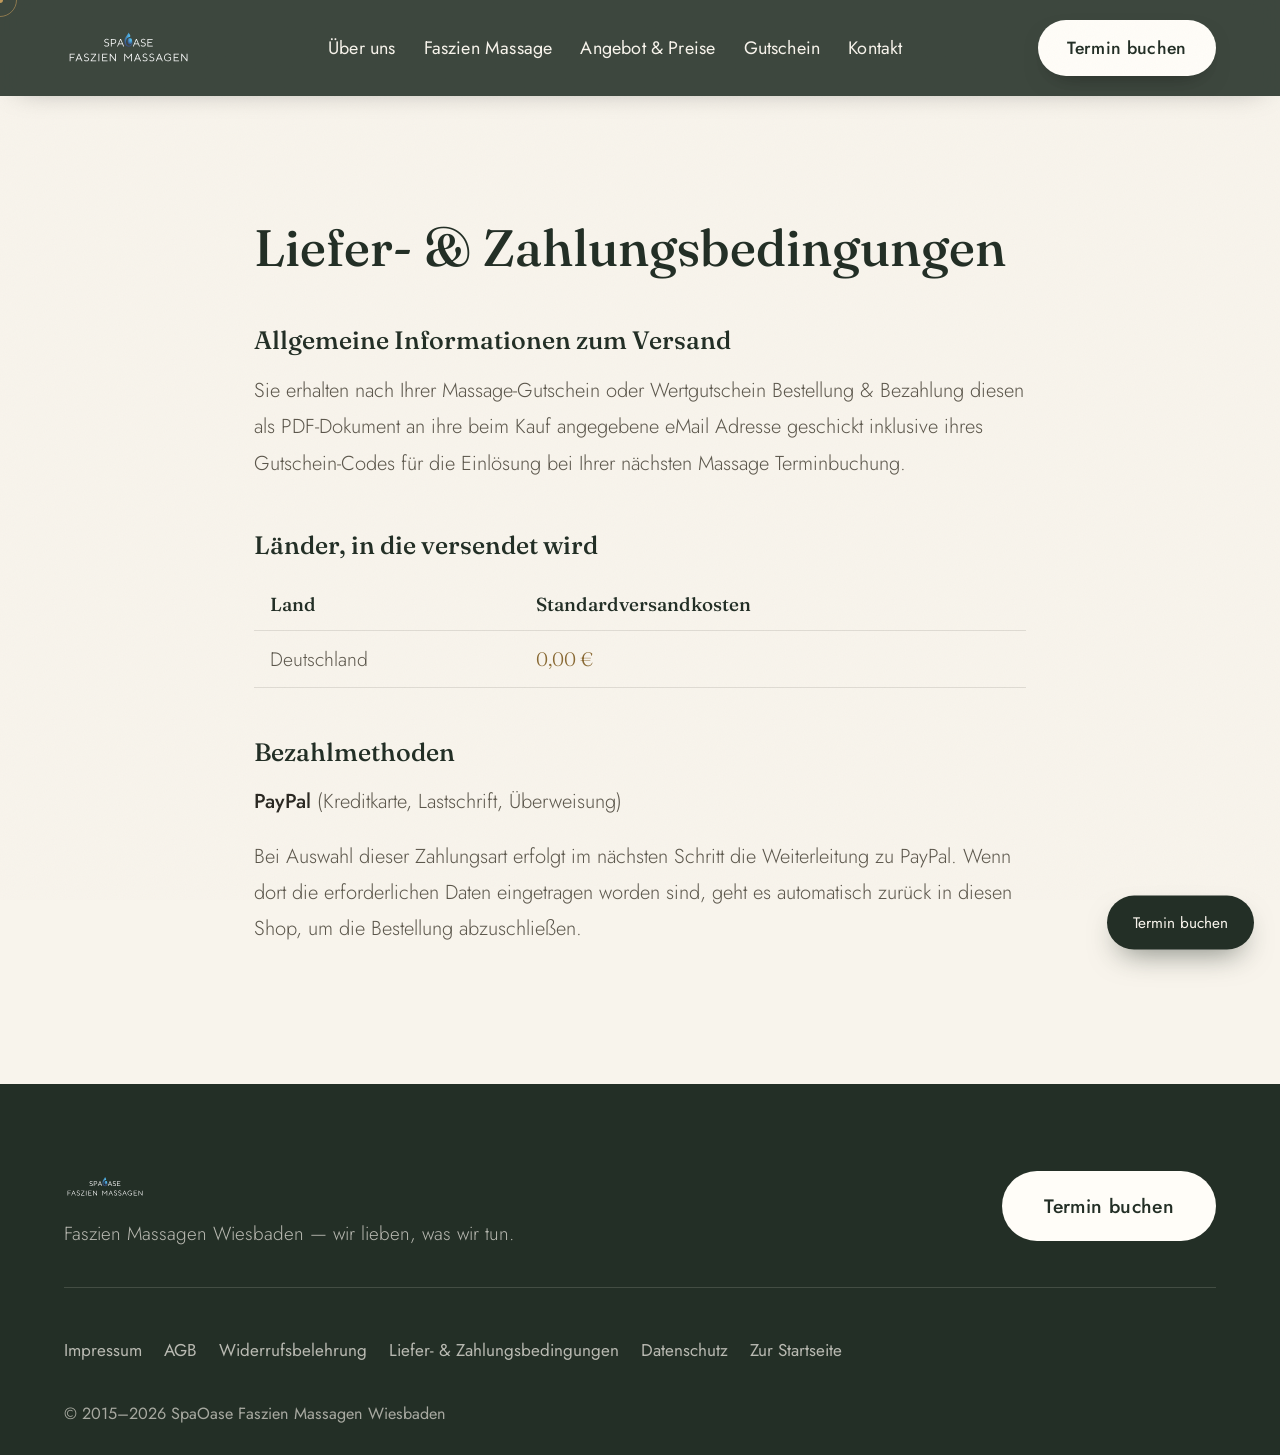
<file: versand.html>
<!DOCTYPE html>
<html lang="de">
<head>
<meta charset="UTF-8">
<meta name="viewport" content="width=device-width, initial-scale=1.0">
<title>Liefer- &amp; Zahlungsbedingungen | SpaOase Faszien Massagen Wiesbaden</title>
<meta name="robots" content="noindex">
<link rel="icon" type="image/svg+xml" href="favicon.svg">
<link rel="canonical" href="https://haraldhefter.github.io/testsite/versand.html">
<meta name="theme-color" content="#232f26">
<link rel="stylesheet" href="styles.css">
<style>
  .legal{ max-width:820px; margin:0 auto; padding:220px 24px 120px; }
  .legal h1{ font-size:clamp(2.2rem,4vw,3rem); margin-bottom:40px; }
  .legal h2{ font-size:1.4rem; margin:50px 0 18px; color:var(--sage-900); }
  .legal p{ color:var(--ink-soft); line-height:1.8; margin-bottom:18px; font-weight:300; font-size:1.12rem; }
  .legal p strong{ color:var(--ink); font-weight:500; }
  .legal a{ color:var(--sage-900); border-bottom:1px solid var(--gold); }
  .legal a:hover{ color:var(--gold-text); }
  .legal table{ width:100%; border-collapse:collapse; margin:20px 0 30px; }
  .legal th, .legal td{ text-align:left; padding:14px 16px; border-bottom:1px solid var(--line); font-weight:300; color:var(--ink-soft); font-size:1.08rem; }
  .legal th{ font-family:var(--ff-serif); font-weight:500; color:var(--sage-900); font-size:1.05rem; }
  .legal td.price{ color:var(--gold-text); font-family:var(--ff-serif); }
</style>
</head>
<body>

<a class="skip-link" href="#main">Zum Inhalt springen</a>

<div class="grain" aria-hidden="true"></div>
<div class="cursor-dot" id="cursorDot" aria-hidden="true"></div>
<div class="cursor-ring" id="cursorRing" aria-hidden="true"></div>
<div class="progress-bar" id="progressBar" aria-hidden="true"></div>

<header class="site-header" id="siteHeader">
  <div class="header-inner">
    <a href="index.html" class="logo">
      <img src="Logo_color_white@1x.svg" alt="SpaOase Faszien Massagen Wiesbaden" class="header-logo-img">
    </a>
    <nav class="main-nav" id="mainNav" aria-label="Hauptnavigation">
      <a href="index.html#ueber">Über uns</a>
      <a href="index.html#massage">Faszien Massage</a>
      <a href="massage-angebot.html">Angebot &amp; Preise</a>
      <a href="index.html#gutschein">Gutschein</a>
      <a href="index.html#kontakt">Kontakt</a>
    </nav>
    <a href="https://app.cituro.com/booking/faszien-massagen-wiesbaden" target="_blank" rel="noopener" class="btn btn-primary btn-small nav-cta">Termin buchen</a>
    <button class="burger" id="burger" aria-label="Menü öffnen" aria-expanded="false" aria-controls="mobileNav"><span></span><span></span><span></span></button>
  </div>
</header>

<nav class="mobile-nav" id="mobileNav" aria-label="Mobile Navigation">
  <a href="index.html#ueber">Über uns</a>
  <a href="index.html#massage">Faszien Massage</a>
  <a href="massage-angebot.html">Angebot &amp; Preise</a>
  <a href="index.html#gutschein">Gutschein</a>
  <a href="index.html#kontakt">Kontakt</a>
  <a href="https://app.cituro.com/booking/faszien-massagen-wiesbaden" target="_blank" rel="noopener" class="btn btn-light">Termin buchen</a>
</nav>

<main class="legal" id="main">
  <h1>Liefer- &amp; Zahlungsbedingungen</h1>

  <h2>Allgemeine Informationen zum Versand</h2>
  <p>Sie erhalten nach Ihrer Massage-Gutschein oder Wertgutschein Bestellung &amp; Bezahlung diesen als PDF-Dokument an ihre beim Kauf angegebene eMail Adresse geschickt inklusive ihres Gutschein-Codes für die Einlösung bei Ihrer nächsten Massage Terminbuchung.</p>

  <h2>Länder, in die versendet wird</h2>
  <table>
    <thead>
      <tr><th>Land</th><th>Standardversandkosten</th></tr>
    </thead>
    <tbody>
      <tr><td>Deutschland</td><td class="price">0,00&nbsp;€</td></tr>
    </tbody>
  </table>

  <h2>Bezahlmethoden</h2>
  <p><strong>PayPal</strong> (Kreditkarte, Lastschrift, Überweisung)</p>
  <p>Bei Auswahl dieser Zahlungsart erfolgt im nächsten Schritt die Weiterleitung zu PayPal. Wenn dort die erforderlichen Daten eingetragen worden sind, geht es automatisch zurück in diesen Shop, um die Bestellung abzuschließen.</p>
</main>

<footer class="site-footer">
  <div class="footer-top">
    <div class="footer-brand">
      <img src="Logo_color_white@1x.svg" alt="SpaOase Faszien Massagen Wiesbaden" class="footer-logo-img">
      <p>Faszien Massagen Wiesbaden &mdash; wir lieben, was wir tun.</p>
    </div>
    <a href="https://app.cituro.com/booking/faszien-massagen-wiesbaden" target="_blank" rel="noopener" class="btn btn-light">Termin buchen</a>
  </div>
  <nav class="footer-links" aria-label="Rechtliches">
    <a href="impressum.html">Impressum</a>
    <a href="agb.html">AGB</a>
    <a href="widerruf.html">Widerrufsbelehrung</a>
    <a href="versand.html">Liefer- &amp; Zahlungsbedingungen</a>
    <a href="datenschutz.html">Datenschutz</a>
    <a href="index.html">Zur Startseite</a>
  </nav>
  <p class="footer-copy">&copy; 2015&ndash;<span id="year"></span> SpaOase Faszien Massagen Wiesbaden</p>
</footer>

<a href="https://app.cituro.com/booking/faszien-massagen-wiesbaden" target="_blank" rel="noopener" class="float-cta">Termin buchen</a>

<script src="script.js"></script>
</body>
</html>
</file>
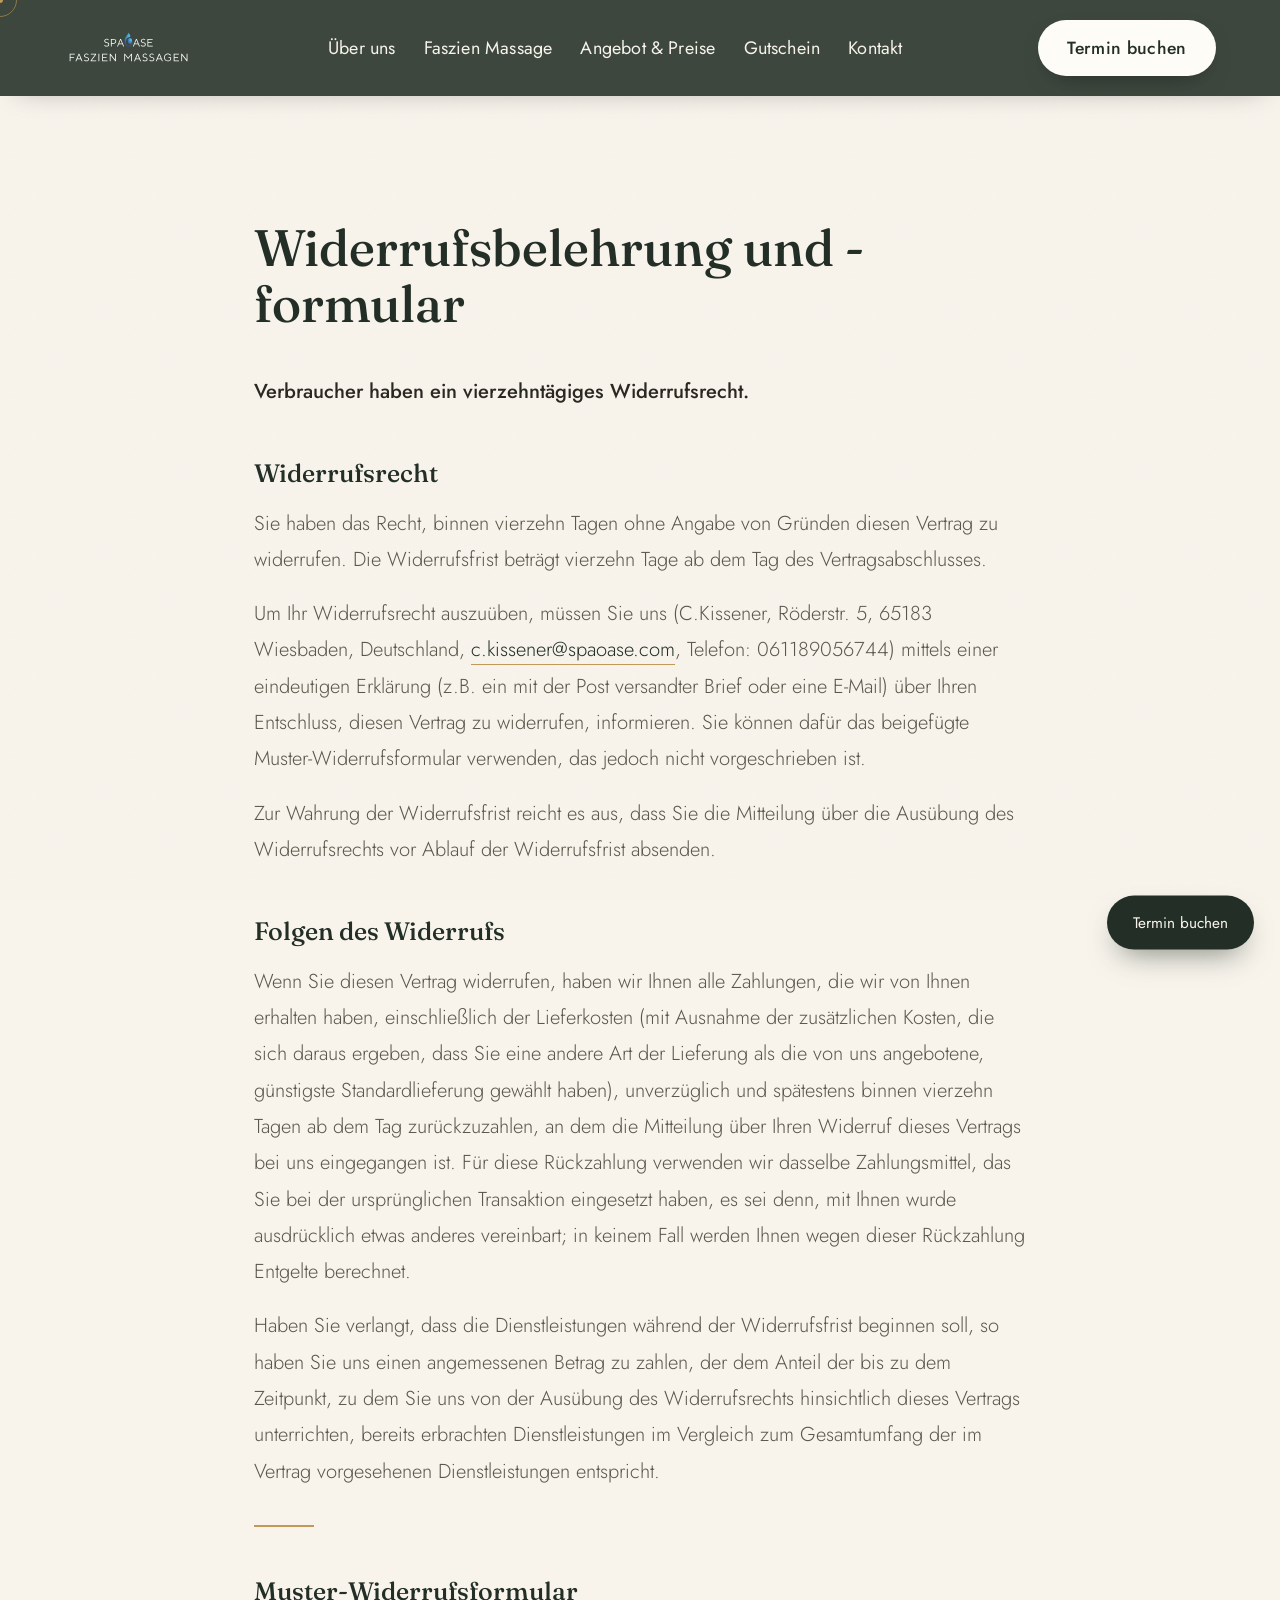
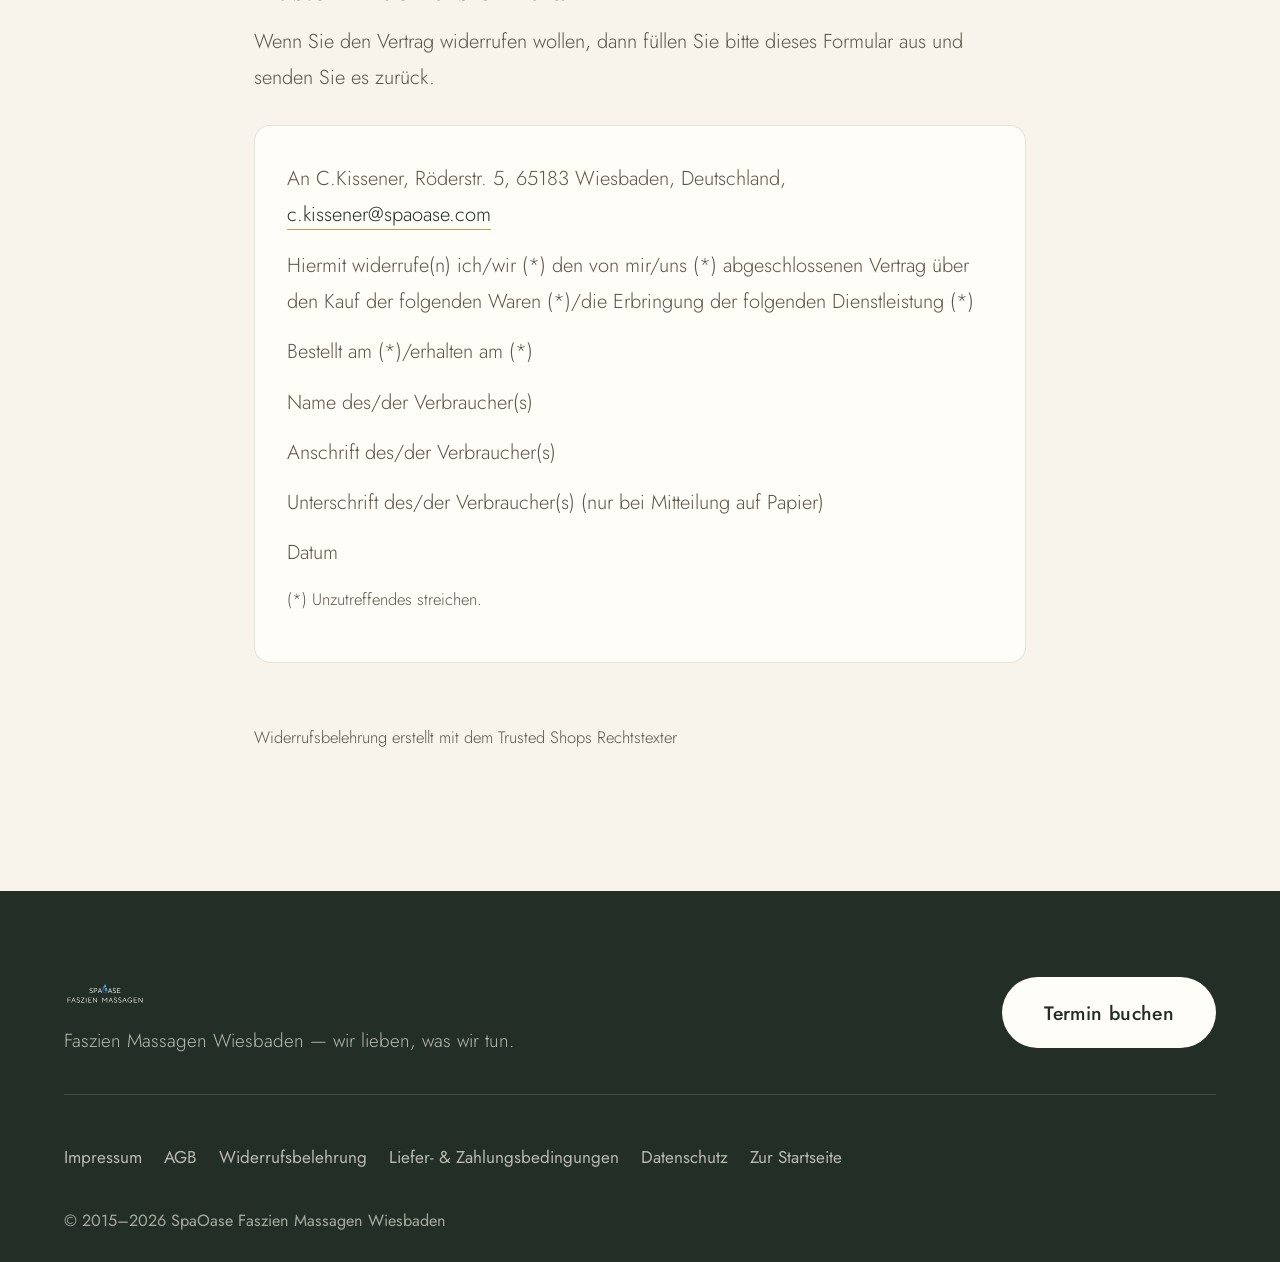
<file: widerruf.html>
<!DOCTYPE html>
<html lang="de">
<head>
<meta charset="UTF-8">
<meta name="viewport" content="width=device-width, initial-scale=1.0">
<title>Widerrufsbelehrung | SpaOase Faszien Massagen Wiesbaden</title>
<meta name="robots" content="noindex">
<link rel="icon" type="image/svg+xml" href="favicon.svg">
<link rel="canonical" href="https://haraldhefter.github.io/testsite/widerruf.html">
<meta name="theme-color" content="#232f26">
<link rel="stylesheet" href="styles.css">
<style>
  .legal{ max-width:820px; margin:0 auto; padding:220px 24px 120px; }
  .legal h1{ font-size:clamp(2.2rem,4vw,3rem); margin-bottom:40px; }
  .legal h2{ font-size:1.4rem; margin:50px 0 18px; color:var(--sage-900); }
  .legal p{ color:var(--ink-soft); line-height:1.8; margin-bottom:18px; font-weight:300; font-size:1.12rem; }
  .legal p strong{ color:var(--ink); font-weight:500; }
  .legal a{ color:var(--sage-900); border-bottom:1px solid var(--gold); }
  .legal a:hover{ color:var(--gold-text); }
  .legal .divider{ width:60px; height:2px; background:var(--gold); margin:36px 0; border:none; }
  .legal .form-box{ background:var(--paper); border:1px solid var(--line); border-radius:16px; padding:34px 32px; margin:30px 0; }
  .legal .form-box p{ margin-bottom:14px; }
  .legal .fine{ font-size:.92rem; color:var(--ink-soft); margin-top:60px; }
</style>
</head>
<body>

<a class="skip-link" href="#main">Zum Inhalt springen</a>

<div class="grain" aria-hidden="true"></div>
<div class="cursor-dot" id="cursorDot" aria-hidden="true"></div>
<div class="cursor-ring" id="cursorRing" aria-hidden="true"></div>
<div class="progress-bar" id="progressBar" aria-hidden="true"></div>

<header class="site-header" id="siteHeader">
  <div class="header-inner">
    <a href="index.html" class="logo">
      <img src="Logo_color_white@1x.svg" alt="SpaOase Faszien Massagen Wiesbaden" class="header-logo-img">
    </a>
    <nav class="main-nav" id="mainNav" aria-label="Hauptnavigation">
      <a href="index.html#ueber">Über uns</a>
      <a href="index.html#massage">Faszien Massage</a>
      <a href="massage-angebot.html">Angebot &amp; Preise</a>
      <a href="index.html#gutschein">Gutschein</a>
      <a href="index.html#kontakt">Kontakt</a>
    </nav>
    <a href="https://app.cituro.com/booking/faszien-massagen-wiesbaden" target="_blank" rel="noopener" class="btn btn-primary btn-small nav-cta">Termin buchen</a>
    <button class="burger" id="burger" aria-label="Menü öffnen" aria-expanded="false" aria-controls="mobileNav"><span></span><span></span><span></span></button>
  </div>
</header>

<nav class="mobile-nav" id="mobileNav" aria-label="Mobile Navigation">
  <a href="index.html#ueber">Über uns</a>
  <a href="index.html#massage">Faszien Massage</a>
  <a href="massage-angebot.html">Angebot &amp; Preise</a>
  <a href="index.html#gutschein">Gutschein</a>
  <a href="index.html#kontakt">Kontakt</a>
  <a href="https://app.cituro.com/booking/faszien-massagen-wiesbaden" target="_blank" rel="noopener" class="btn btn-light">Termin buchen</a>
</nav>

<main class="legal" id="main">
  <h1>Widerrufsbelehrung und -formular</h1>

  <p><strong>Verbraucher haben ein vierzehntägiges Widerrufsrecht.</strong></p>

  <h2>Widerrufsrecht</h2>
  <p>Sie haben das Recht, binnen vierzehn Tagen ohne Angabe von Gründen diesen Vertrag zu widerrufen. Die Widerrufsfrist beträgt vierzehn Tage ab dem Tag des Vertragsabschlusses.</p>

  <p>Um Ihr Widerrufsrecht auszuüben, müssen Sie uns (C.Kissener, Röderstr. 5, 65183 Wiesbaden, Deutschland, <a href="mailto:c.kissener@spaoase.com">c.kissener@spaoase.com</a>, Telefon: 061189056744) mittels einer eindeutigen Erklärung (z.B. ein mit der Post versandter Brief oder eine E-Mail) über Ihren Entschluss, diesen Vertrag zu widerrufen, informieren. Sie können dafür das beigefügte Muster-Widerrufsformular verwenden, das jedoch nicht vorgeschrieben ist.</p>

  <p>Zur Wahrung der Widerrufsfrist reicht es aus, dass Sie die Mitteilung über die Ausübung des Widerrufsrechts vor Ablauf der Widerrufsfrist absenden.</p>

  <h2>Folgen des Widerrufs</h2>
  <p>Wenn Sie diesen Vertrag widerrufen, haben wir Ihnen alle Zahlungen, die wir von Ihnen erhalten haben, einschließlich der Lieferkosten (mit Ausnahme der zusätzlichen Kosten, die sich daraus ergeben, dass Sie eine andere Art der Lieferung als die von uns angebotene, günstigste Standardlieferung gewählt haben), unverzüglich und spätestens binnen vierzehn Tagen ab dem Tag zurückzuzahlen, an dem die Mitteilung über Ihren Widerruf dieses Vertrags bei uns eingegangen ist. Für diese Rückzahlung verwenden wir dasselbe Zahlungsmittel, das Sie bei der ursprünglichen Transaktion eingesetzt haben, es sei denn, mit Ihnen wurde ausdrücklich etwas anderes vereinbart; in keinem Fall werden Ihnen wegen dieser Rückzahlung Entgelte berechnet.</p>

  <p>Haben Sie verlangt, dass die Dienstleistungen während der Widerrufsfrist beginnen soll, so haben Sie uns einen angemessenen Betrag zu zahlen, der dem Anteil der bis zu dem Zeitpunkt, zu dem Sie uns von der Ausübung des Widerrufsrechts hinsichtlich dieses Vertrags unterrichten, bereits erbrachten Dienstleistungen im Vergleich zum Gesamtumfang der im Vertrag vorgesehenen Dienstleistungen entspricht.</p>

  <hr class="divider">

  <h2>Muster-Widerrufsformular</h2>
  <p>Wenn Sie den Vertrag widerrufen wollen, dann füllen Sie bitte dieses Formular aus und senden Sie es zurück.</p>

  <div class="form-box">
    <p>An C.Kissener, Röderstr. 5, 65183 Wiesbaden, Deutschland, <a href="mailto:c.kissener@spaoase.com">c.kissener@spaoase.com</a></p>
    <p>Hiermit widerrufe(n) ich/wir (*) den von mir/uns (*) abgeschlossenen Vertrag über den Kauf der folgenden Waren (*)/die Erbringung der folgenden Dienstleistung (*)</p>
    <p>Bestellt am (*)/erhalten am (*)</p>
    <p>Name des/der Verbraucher(s)</p>
    <p>Anschrift des/der Verbraucher(s)</p>
    <p>Unterschrift des/der Verbraucher(s) (nur bei Mitteilung auf Papier)</p>
    <p>Datum</p>
    <p class="fine" style="margin-top:0;">(*) Unzutreffendes streichen.</p>
  </div>

  <p class="fine">Widerrufsbelehrung erstellt mit dem Trusted Shops Rechtstexter</p>
</main>

<footer class="site-footer">
  <div class="footer-top">
    <div class="footer-brand">
      <img src="Logo_color_white@1x.svg" alt="SpaOase Faszien Massagen Wiesbaden" class="footer-logo-img">
      <p>Faszien Massagen Wiesbaden &mdash; wir lieben, was wir tun.</p>
    </div>
    <a href="https://app.cituro.com/booking/faszien-massagen-wiesbaden" target="_blank" rel="noopener" class="btn btn-light">Termin buchen</a>
  </div>
  <nav class="footer-links" aria-label="Rechtliches">
    <a href="impressum.html">Impressum</a>
    <a href="agb.html">AGB</a>
    <a href="widerruf.html">Widerrufsbelehrung</a>
    <a href="versand.html">Liefer- &amp; Zahlungsbedingungen</a>
    <a href="datenschutz.html">Datenschutz</a>
    <a href="index.html">Zur Startseite</a>
  </nav>
  <p class="footer-copy">&copy; 2015&ndash;<span id="year"></span> SpaOase Faszien Massagen Wiesbaden</p>
</footer>

<a href="https://app.cituro.com/booking/faszien-massagen-wiesbaden" target="_blank" rel="noopener" class="float-cta">Termin buchen</a>

<script src="script.js"></script>
</body>
</html>
</file>
<file: styles.css>
/* =========================================================
   SpaOase — Premium Redesign
   Palette: warm sage / cream / soft gold / terracotta
========================================================= */

/* Self-hosted fonts (no external Google Fonts requests — faster, privacy-friendly, no CDN dependency).
   Fraunces and Jost are both open-source under the SIL Open Font License 1.1 (free for commercial use). */
@font-face{
  font-family:'Fraunces';
  font-style:normal;
  font-weight:300 600;
  font-display:swap;
  src:url('fonts/fraunces-normal.woff2') format('woff2');
  unicode-range:U+0000-00FF, U+0131, U+0152-0153, U+02BB-02BC, U+02C6, U+02DA, U+02DC, U+0304, U+0308, U+0329, U+2000-206F, U+20AC, U+2122, U+2191, U+2193, U+2212, U+2215, U+FEFF, U+FFFD;
}
@font-face{
  font-family:'Fraunces';
  font-style:italic;
  font-weight:400;
  font-display:swap;
  src:url('fonts/fraunces-italic.woff2') format('woff2');
  unicode-range:U+0000-00FF, U+0131, U+0152-0153, U+02BB-02BC, U+02C6, U+02DA, U+02DC, U+0304, U+0308, U+0329, U+2000-206F, U+20AC, U+2122, U+2191, U+2193, U+2212, U+2215, U+FEFF, U+FFFD;
}
@font-face{
  font-family:'Jost';
  font-style:normal;
  font-weight:300 600;
  font-display:swap;
  src:url('fonts/jost-variable.woff2') format('woff2');
  unicode-range:U+0000-00FF, U+0131, U+0152-0153, U+02BB-02BC, U+02C6, U+02DA, U+02DC, U+0304, U+0308, U+0329, U+2000-206F, U+20AC, U+2122, U+2191, U+2193, U+2212, U+2215, U+FEFF, U+FFFD;
}

:root{
  --sage-900:#232f26;
  --sage-800:#2f3f32;
  --sage-700:#3f5442;
  --sage-500:#6b8570;
  --sage-300:#a9c0ac;
  --cream:#f8f4ec;
  --cream-2:#f1ead9;
  --paper:#fffdf8;
  --gold:#c19a5b;
  --gold-light:#e3caa0;
  --gold-text:#8a6a34;
  --terracotta:#b3714f;
  --terracotta-text:#8f5535;
  --ink:#2a2822;
  --ink-soft:#5c574c;
  --line:rgba(42,40,34,.12);
  --shadow-soft: 0 20px 60px -20px rgba(35,47,38,.25);
  --focus-ring:#6b8570;
  --ease: cubic-bezier(.16,.84,.44,1);
  --ff-serif: 'Fraunces', serif;
  --ff-sans: 'Jost', sans-serif;
}

*{ box-sizing:border-box; margin:0; padding:0; }
html{ scroll-behavior:smooth; font-size:112.5%; }
body{
  font-family:var(--ff-sans);
  color:var(--ink);
  background:var(--cream);
  overflow-x:hidden;
  -webkit-font-smoothing:antialiased;
}
img{ max-width:100%; display:block; }
a{ color:inherit; text-decoration:none; }
ul{ list-style:none; }
h1,h2,h3{ font-family:var(--ff-serif); font-weight:500; line-height:1.1; color:var(--sage-900); }
.italic{ font-style:italic; font-weight:400; }

/* accessibility: visible keyboard focus on every interactive element */
a:focus-visible, button:focus-visible, .btn:focus-visible{
  outline:2px solid var(--focus-ring);
  outline-offset:3px;
  border-radius:4px;
}

/* accessibility: skip-to-content link, visible only on keyboard focus */
.skip-link{
  position:fixed; top:-60px; left:16px; z-index:10001;
  background:var(--sage-900); color:var(--cream); padding:12px 22px;
  border-radius:8px; font-size:.9rem; transition:top .25s var(--ease);
}
.skip-link:focus{ top:16px; outline:2px solid var(--gold-light); outline-offset:2px; }

/* accessibility: respect user's reduced-motion preference */
@media (prefers-reduced-motion: reduce){
  *, *::before, *::after{
    animation-duration:.001ms !important;
    animation-iteration-count:1 !important;
    transition-duration:.001ms !important;
    scroll-behavior:auto !important;
  }
  .reveal-up, .reveal-scale, .reveal-line span{ opacity:1 !important; transform:none !important; }
}

/* film grain overlay for texture / premium feel */
.grain{
  position:fixed; inset:0; z-index:9999; pointer-events:none;
  opacity:.035; mix-blend-mode:multiply;
  background-image:url("data:image/svg+xml,%3Csvg xmlns='http://www.w3.org/2000/svg' width='120' height='120'%3E%3Cfilter id='n'%3E%3CfeTurbulence type='fractalNoise' baseFrequency='0.9' numOctaves='2' stitchTiles='stitch'/%3E%3C/filter%3E%3Crect width='100%25' height='100%25' filter='url(%23n)'/%3E%3C/svg%3E");
}

/* progress bar */
.progress-bar{
  position:fixed; top:0; left:0; height:3px; width:0%;
  background:linear-gradient(90deg,var(--gold),var(--terracotta));
  z-index:10000; transition:width .1s linear;
}

/* custom cursor (desktop only) */
.cursor-dot,.cursor-ring{ position:fixed; top:0; left:0; pointer-events:none; z-index:9998; border-radius:50%; transform:translate(-50%,-50%); }
.cursor-dot{ width:6px; height:6px; background:var(--gold); }
.cursor-ring{ width:34px; height:34px; border:1px solid rgba(193,154,91,.6); transition:width .25s var(--ease),height .25s var(--ease),opacity .25s; }
@media (hover:none){ .cursor-dot,.cursor-ring{ display:none; } }

/* ============ REVEAL ANIMATIONS ============ */
.reveal-up,.reveal-scale{ opacity:0; will-change:transform,opacity; }
.reveal-up{ transform:translateY(36px); transition:opacity .9s var(--ease), transform .9s var(--ease); }
.reveal-scale{ transform:scale(.94); transition:opacity 1s var(--ease), transform 1s var(--ease); }
.reveal-up.in,.reveal-scale.in{ opacity:1; transform:none; }
.delay-1.in{ transition-delay:.12s; }
.delay-2.in{ transition-delay:.24s; }
.delay-3.in{ transition-delay:.36s; }

.reveal-line{ display:block; overflow:hidden; }
.reveal-line span{ display:inline-block; transform:translateY(110%); transition:transform .9s var(--ease); }
.reveal-line.in span{ transform:translateY(0); }

/* ============ BUTTONS ============ */
.btn{
  display:inline-flex; align-items:center; justify-content:center; gap:.5em;
  padding:1.05em 2.1em; border-radius:100px; font-family:var(--ff-sans);
  font-size:1.08rem; letter-spacing:.02em; font-weight:500; cursor:pointer;
  border:1px solid transparent; position:relative; overflow:hidden;
  transition:transform .45s var(--ease), box-shadow .45s var(--ease), background .3s, color .3s;
}
.btn-small{ padding:.8em 1.6em; font-size:.98rem; }
.btn-primary{ background:var(--sage-900); color:var(--cream); box-shadow:0 10px 30px -12px rgba(35,47,38,.55); }
.btn-primary:hover{ transform:translateY(-3px); box-shadow:0 18px 36px -14px rgba(35,47,38,.6); background:var(--sage-700); }
.btn-ghost{ border-color:rgba(42,40,34,.25); color:var(--ink); background:transparent; }
.btn-ghost:hover{ border-color:var(--sage-900); background:rgba(42,40,34,.05); transform:translateY(-3px); }
.btn-light{ background:var(--paper); color:var(--sage-900); }
.btn-light:hover{ transform:translateY(-3px); box-shadow:0 18px 36px -14px rgba(0,0,0,.25); }

/* ============ HEADER ============ */
.site-header{
  position:fixed; top:0; left:0; width:100%; z-index:1000;
  padding:12px 5vw; display:flex; justify-content:center;
  background:rgba(35,47,38,.88); backdrop-filter:blur(14px);
  box-shadow:0 8px 30px -18px rgba(0,0,0,.4);
  transition:padding .4s var(--ease), box-shadow .4s var(--ease);
}
.site-header.scrolled{
  padding:9px 5vw; box-shadow:0 10px 34px -16px rgba(0,0,0,.55);
}
.header-inner{ width:100%; max-width:1360px; display:flex; align-items:center; justify-content:space-between; gap:24px; }
.logo{ display:flex; flex-direction:column; line-height:1; }
.header-logo-img{ display:block; height:72px; width:auto; }
.footer-logo-img{ height:46px; width:auto; }
.main-nav{ display:flex; gap:2.2vw; }
.main-nav a{
  font-size:1rem; color:var(--cream); position:relative; padding:4px 0; letter-spacing:.01em;
}
.main-nav a::after{
  content:''; position:absolute; left:0; bottom:0; width:0; height:1px; background:var(--gold-light);
  transition:width .35s var(--ease);
}
.main-nav a:hover::after{ width:100%; }
.nav-cta{ white-space:nowrap; background:var(--paper); color:var(--sage-900); box-shadow:0 10px 26px -14px rgba(0,0,0,.5); }
.nav-cta:hover{ background:var(--cream); color:var(--sage-900); transform:translateY(-3px); }
.burger{
  display:none; flex-direction:column; align-items:center; justify-content:center; gap:5px;
  width:44px; height:44px; background:none; border:none; cursor:pointer; z-index:1100;
}
.burger span{ width:24px; height:1.5px; background:var(--cream); transition:.3s; }
.mobile-nav{
  position:fixed; inset:0; background:var(--sage-900); z-index:1050;
  display:flex; flex-direction:column; align-items:center; justify-content:center; gap:28px;
  transform:translateY(-100%); transition:transform .5s var(--ease);
}
.mobile-nav.open{ transform:translateY(0); }
.mobile-nav a{ color:var(--cream); font-family:var(--ff-serif); font-size:1.6rem; }

@media (max-width:900px){
  .main-nav, .nav-cta{ display:none; }
  .burger{ display:flex; }
}

/* ============ HERO ============ */
.hero{
  position:relative; min-height:100vh; display:flex; align-items:center; justify-content:center;
  overflow:hidden; padding-top:120px;
}
.hero-bg{
  position:absolute; inset:0; z-index:0;
  background:linear-gradient(180deg, rgba(35,47,38,.35), rgba(35,47,38,.72)),
    url("hero-bg.jpg") center/cover no-repeat;
  transform:scale(1.15);
  will-change:transform;
}
.hero-veil{ position:absolute; inset:0; background:radial-gradient(ellipse at 50% 100%, rgba(35,47,38,.5), transparent 60%); z-index:1; }
.hero-content{ position:relative; z-index:2; max-width:900px; text-align:center; padding:0 24px; color:var(--cream); }
.eyebrow{
  display:inline-block; font-size:.78rem; letter-spacing:.24em; text-transform:uppercase;
  color:var(--gold-light); margin-bottom:18px; font-weight:500;
}
.eyebrow.center{ display:block; text-align:center; }
.eyebrow.light{ color:var(--gold-light); }
.eyebrow.on-light{ color:var(--terracotta-text); }
.hero-title{ font-size:clamp(3rem,8vw,6.2rem); color:var(--paper); margin-bottom:26px; }
.hero-title .italic{ color:var(--gold-light); }
.hero-text{ font-size:clamp(1.15rem,1.8vw,1.4rem); color:rgba(248,244,236,.88); max-width:620px; margin:0 auto 40px; font-weight:300; line-height:1.6; }
.hero-actions{ display:flex; gap:18px; justify-content:center; flex-wrap:wrap; }
.hero-actions .btn-ghost{ border-color:rgba(248,244,236,.4); color:var(--cream); }
.hero-actions .btn-ghost:hover{ background:rgba(248,244,236,.12); border-color:var(--cream); }

.hero-scroll{
  position:absolute; bottom:70px; left:50%; transform:translateX(-50%); z-index:2;
  display:flex; flex-direction:column; align-items:center; gap:10px; color:rgba(248,244,236,.75);
}
.hero-scroll span{ width:1px; height:46px; background:linear-gradient(180deg,rgba(248,244,236,.9),transparent); position:relative; overflow:hidden; }
.hero-scroll span::after{
  content:''; position:absolute; top:-100%; left:0; width:100%; height:100%; background:var(--gold);
  animation:scrollLine 2.2s ease-in-out infinite;
}
@keyframes scrollLine{ 0%{top:-100%;} 60%{top:100%;} 100%{top:100%;} }
.hero-scroll p{ font-size:.65rem; letter-spacing:.2em; text-transform:uppercase; }

.marquee{
  position:absolute; bottom:0; left:0; width:100%; z-index:2;
  background:rgba(35,47,38,.55); backdrop-filter:blur(6px);
  border-top:1px solid rgba(248,244,236,.15); overflow:hidden; padding:14px 0;
}
.marquee-track{ display:flex; width:max-content; animation:marquee 26s linear infinite; }
.marquee-track span{ font-family:var(--ff-serif); font-style:italic; font-size:1rem; color:rgba(248,244,236,.85); white-space:nowrap; padding-right:4px; }
@keyframes marquee{ from{transform:translateX(0);} to{transform:translateX(-50%);} }

/* ============ STATS STRIP ============ */
.stats-strip{
  display:grid; grid-template-columns:repeat(4,1fr); max-width:1200px; margin:0 auto;
  padding:70px 24px; gap:24px; text-align:center;
}
.stat{ padding:0 12px; border-left:1px solid var(--line); }
.stat:first-child{ border-left:none; }
.stat-num{ font-family:var(--ff-serif); font-size:2.6rem; color:var(--sage-900); }
.stat-plus{ font-family:var(--ff-serif); font-size:2rem; color:var(--gold-text); }
.stat p{ font-size:.95rem; color:var(--ink-soft); margin-top:6px; letter-spacing:.03em; }
@media (max-width:760px){
  .stats-strip{ grid-template-columns:repeat(2,1fr); }
  .stat:nth-child(3){ border-left:none; }
}

/* ============ ABOUT ============ */
.about{
  display:grid; grid-template-columns:1fr 1fr; align-items:center; gap:6vw;
  max-width:1320px; margin:60px auto 140px; padding:0 5vw;
}
.about-media{ position:relative; }
.media-frame{ border-radius:18px; overflow:hidden; box-shadow:var(--shadow-soft); aspect-ratio:4/5; }
.media-frame img{ width:100%; height:100%; object-fit:cover; transition:transform 1.2s var(--ease); }
.about-media:hover .media-frame img{ transform:scale(1.06); }
.media-badge{
  position:absolute; bottom:-28px; left:-28px; background:var(--paper); padding:20px 26px;
  border-radius:14px; box-shadow:var(--shadow-soft); max-width:220px;
}
.media-badge strong{ display:block; font-family:var(--ff-serif); color:var(--gold-text); font-size:1.2rem; }
.media-badge span{ font-size:.9rem; color:var(--ink-soft); }
.about-text h2{ font-size:clamp(1.9rem,3.4vw,2.7rem); margin:14px 0 20px; }
.about-text p{ color:var(--ink-soft); line-height:1.8; margin-bottom:18px; font-weight:300; font-size:1.15rem; }
.check-list{ margin:24px 0; display:flex; flex-direction:column; gap:12px; }
.check-list li{ position:relative; padding-left:30px; color:var(--ink); font-size:1.08rem; }
.check-list li::before{
  content:''; position:absolute; left:0; top:5px; width:16px; height:16px; border-radius:50%;
  background:var(--sage-300); box-shadow:inset 0 0 0 3px var(--cream);
}
.link-arrow{ display:inline-flex; align-items:center; gap:8px; font-weight:500; color:var(--sage-900); border-bottom:1px solid var(--sage-900); padding-bottom:3px; }
.link-arrow span{ transition:transform .35s var(--ease); }
.link-arrow:hover span{ transform:translateX(6px); }

@media (max-width:900px){
  .about{ grid-template-columns:1fr; }
  .media-badge{ position:static; margin-top:-40px; margin-left:20px; width:fit-content; }
}

/* ============ MASSAGE / FEATURES ============ */
.massage{ max-width:1200px; margin:0 auto 140px; padding:0 5vw; text-align:center; }
.section-title{ font-size:clamp(2rem,3.6vw,2.9rem); margin:14px 0 20px; }
.section-title.center{ text-align:center; }
.section-lead{ max-width:660px; margin:0 auto 60px; color:var(--ink-soft); font-weight:300; font-size:1.2rem; line-height:1.75; }

.feature-grid{ display:grid; grid-template-columns:repeat(4,1fr); gap:26px; }
.feature-card{
  background:var(--paper); border:1px solid var(--line); border-radius:18px; padding:40px 26px;
  text-align:left; transition:transform .5s var(--ease), box-shadow .5s var(--ease), border-color .5s;
}
.feature-card:hover{ transform:translateY(-10px); box-shadow:var(--shadow-soft); border-color:transparent; }
.feature-icon{ width:52px; height:52px; color:var(--gold); margin-bottom:22px; }
.feature-icon svg{ width:100%; height:100%; }
.feature-card h3{ font-size:1.3rem; margin-bottom:10px; }
.feature-card p{ font-size:1.05rem; color:var(--ink-soft); line-height:1.65; font-weight:300; }

@media (max-width:1000px){ .feature-grid{ grid-template-columns:1fr 1fr; } }
@media (max-width:600px){ .feature-grid{ grid-template-columns:1fr; } }

/* ============ AMBIENCE (parallax dark) ============ */
.ambience{ position:relative; min-height:70vh; display:flex; align-items:center; justify-content:center; overflow:hidden; margin-bottom:140px; }
.ambience-bg{
  position:absolute; inset:0;
  background:url("https://images.unsplash.com/photo-1544161515-1de722cb4a9c?q=80&w=1920&auto=format&fit=crop") center/cover no-repeat;
  transform:scale(1.15); will-change:transform;
}
.ambience-veil{ position:absolute; inset:0; background:linear-gradient(180deg, rgba(35,47,38,.85), rgba(35,47,38,.7)); }
.ambience-content{ position:relative; z-index:1; max-width:800px; text-align:center; padding:100px 24px; color:var(--cream); }
.ambience blockquote{ font-family:var(--ff-serif); font-style:italic; font-size:clamp(1.4rem,2.8vw,2.1rem); line-height:1.5; color:var(--paper); }
.ambience-sign{ margin-top:26px; letter-spacing:.05em; color:var(--gold-light); font-size:.9rem; }

/* ============ GIFT / GUTSCHEIN ============ */
.gift{ max-width:1320px; margin:0 auto 140px; padding:0 5vw; }
.gift-inner{
  background:linear-gradient(120deg, var(--sage-700), var(--sage-900));
  border-radius:28px; padding:90px 8vw; position:relative; overflow:hidden; text-align:center;
}
.gift-inner::before{
  content:''; position:absolute; width:500px; height:500px; border-radius:50%;
  background:radial-gradient(circle, rgba(193,154,91,.35), transparent 70%);
  top:-200px; right:-150px;
}
.gift-text{ position:relative; max-width:640px; margin:0 auto; color:var(--cream); }
.gift-text .eyebrow{ color:var(--gold-light); }
.gift-text h2{ color:var(--paper); font-size:clamp(1.8rem,3.2vw,2.6rem); margin:14px 0 20px; }
.gift-text p{ color:rgba(248,244,236,.85); font-weight:300; line-height:1.7; margin-bottom:34px; font-size:1.12rem; }

/* ============ INFO / KONTAKT ============ */
.info{ max-width:1200px; margin:0 auto 120px; padding:0 5vw; text-align:center; }
.info-grid{ display:grid; grid-template-columns:repeat(3,1fr); gap:26px; margin-top:60px; text-align:left; }
.info-card{
  background:var(--paper); border:1px solid var(--line); border-radius:18px; padding:44px 32px;
  transition:transform .5s var(--ease), box-shadow .5s var(--ease);
}
.info-card:hover{ transform:translateY(-8px); box-shadow:var(--shadow-soft); }
.info-card.featured{ background:var(--sage-900); color:var(--cream); border-color:transparent; }
.info-card.featured h3, .info-card.featured .big span{ color:var(--cream); }
.info-card.featured a[href^="tel"]{ color:var(--gold-light); }
.info-card h3{ font-size:1.25rem; margin-bottom:18px; letter-spacing:.02em; }
.info-card .big{ font-family:var(--ff-serif); font-size:1.45rem; margin-bottom:14px; }
.info-card .big span{ color:var(--gold-text); }
.info-card p{ font-size:1.08rem; color:var(--ink-soft); line-height:1.65; margin-bottom:10px; }
.info-card.featured p{ color:rgba(248,244,236,.8); }
.info-card .fine{ font-size:.92rem; margin-top:14px; }
.info-card .btn{ margin-top:20px; }
.plain-list li{ font-size:1.02rem; color:var(--ink-soft); padding:4px 0; }

@media (max-width:900px){ .info-grid{ grid-template-columns:1fr; } }

/* ============ FOOTER ============ */
.site-footer{ background:var(--sage-900); color:var(--cream); padding:80px 5vw 30px; }
.footer-top{ display:flex; justify-content:space-between; align-items:center; flex-wrap:wrap; gap:24px; max-width:1320px; margin:0 auto 50px; padding-bottom:40px; border-bottom:1px solid rgba(248,244,236,.15); }
.footer-brand p{ color:rgba(248,244,236,.7); margin-top:10px; font-size:1.05rem; font-weight:300; }
.footer-links{ display:flex; flex-wrap:wrap; gap:22px; max-width:1320px; margin:0 auto 40px; font-size:.95rem; color:rgba(248,244,236,.7); }
.footer-links a:hover{ color:var(--gold-light); }
.footer-copy{ max-width:1320px; margin:0 auto; font-size:.9rem; color:rgba(248,244,236,.62); }

/* ============ FLOATING CTA ============ */
.float-cta{
  position:fixed; bottom:26px; right:26px; z-index:900;
  background:var(--sage-900); color:var(--cream); padding:16px 26px; border-radius:100px;
  font-size:.85rem; box-shadow:0 14px 30px -12px rgba(35,47,38,.6);
  transform:translateY(140%); transition:transform .5s var(--ease), background .3s;
}
.float-cta.show{ transform:translateY(0); }
.float-cta:hover{ background:var(--sage-700); }
@media (max-width:600px){ .float-cta{ right:16px; bottom:16px; padding:14px 20px; font-size:.78rem; } }
</file>
